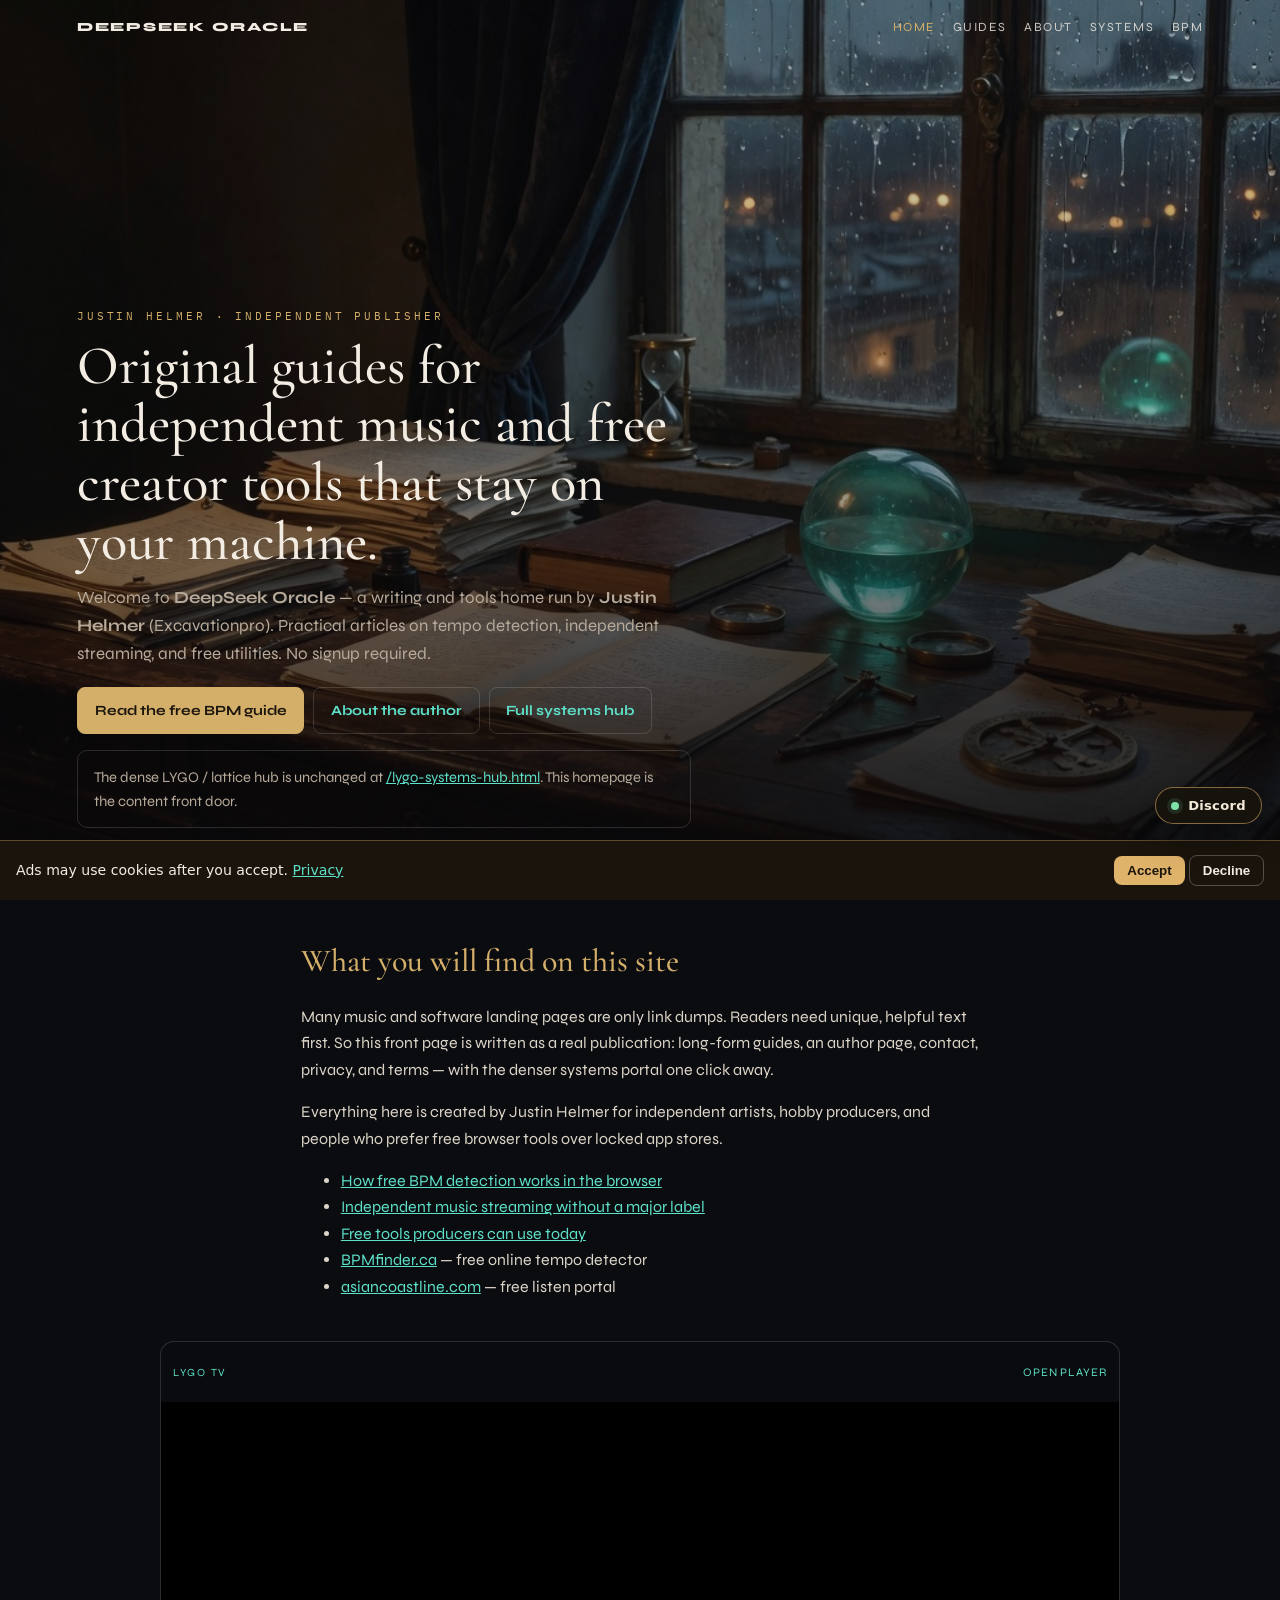
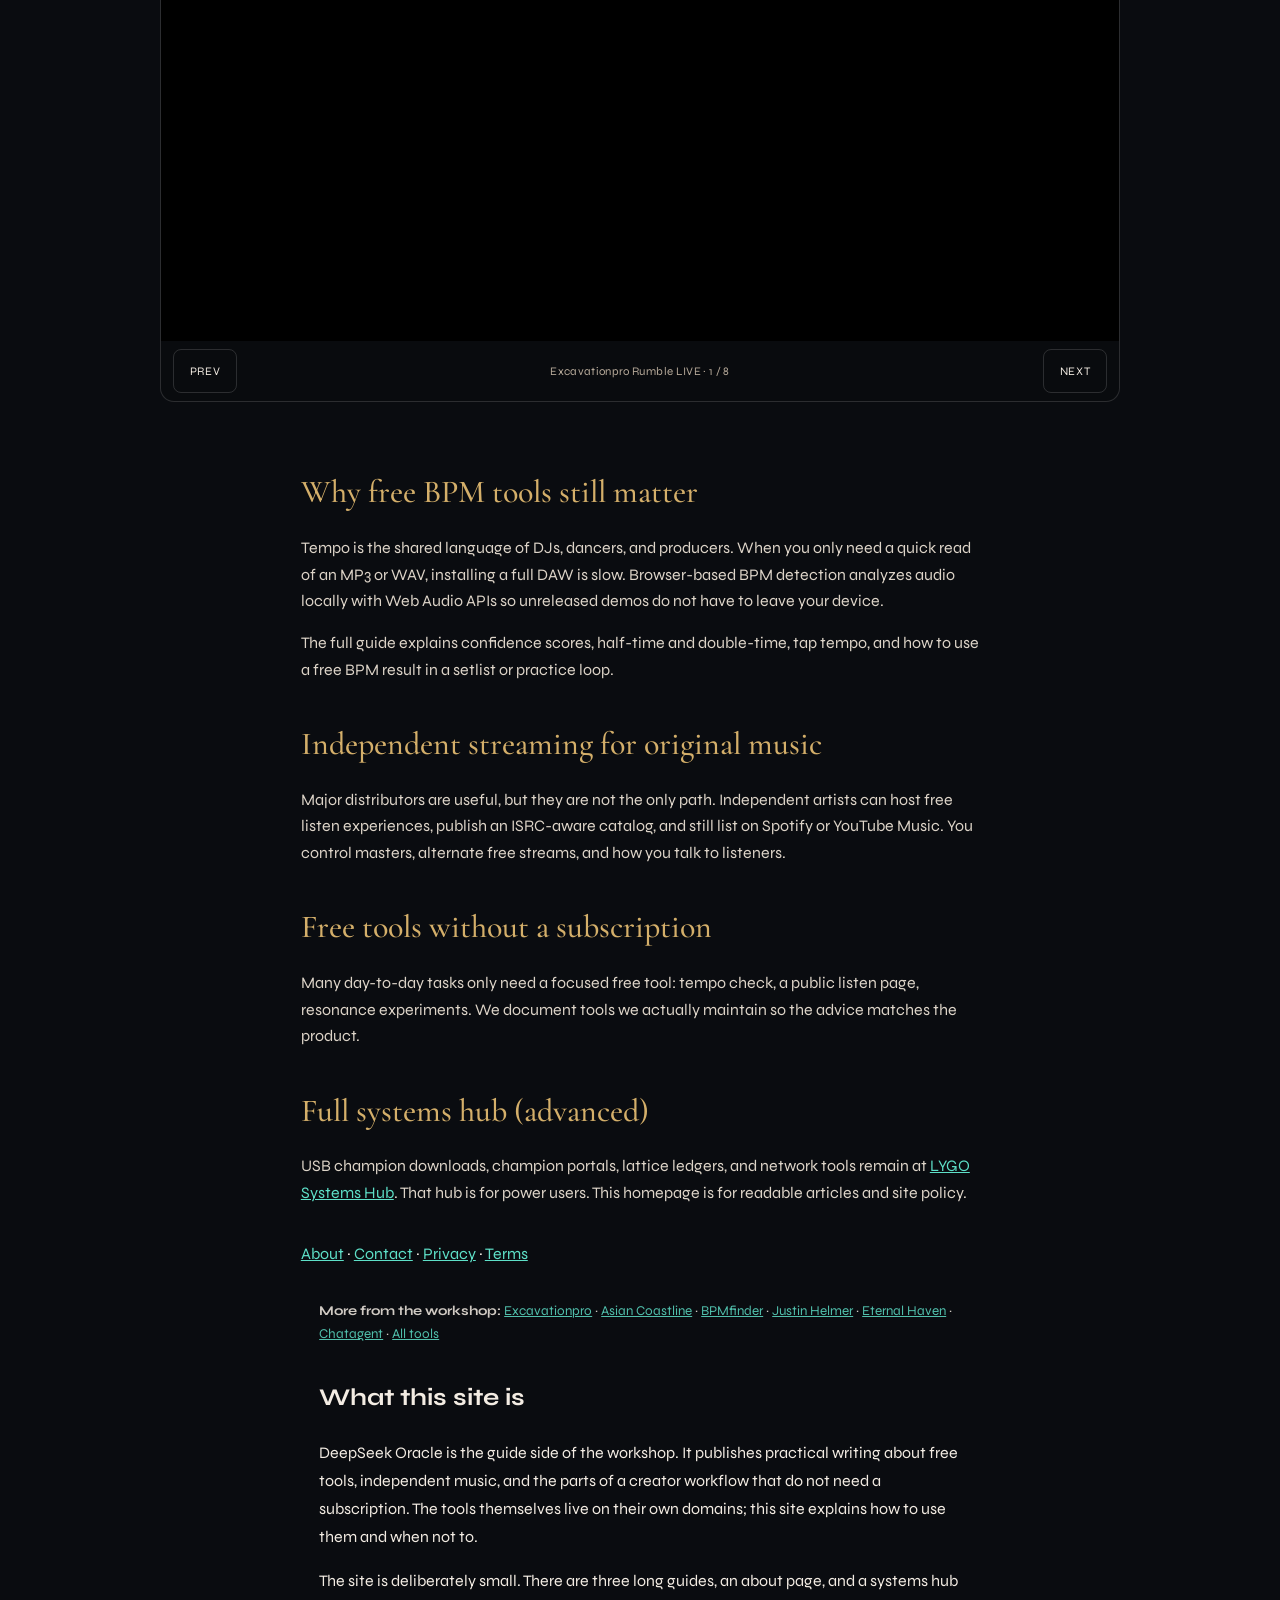
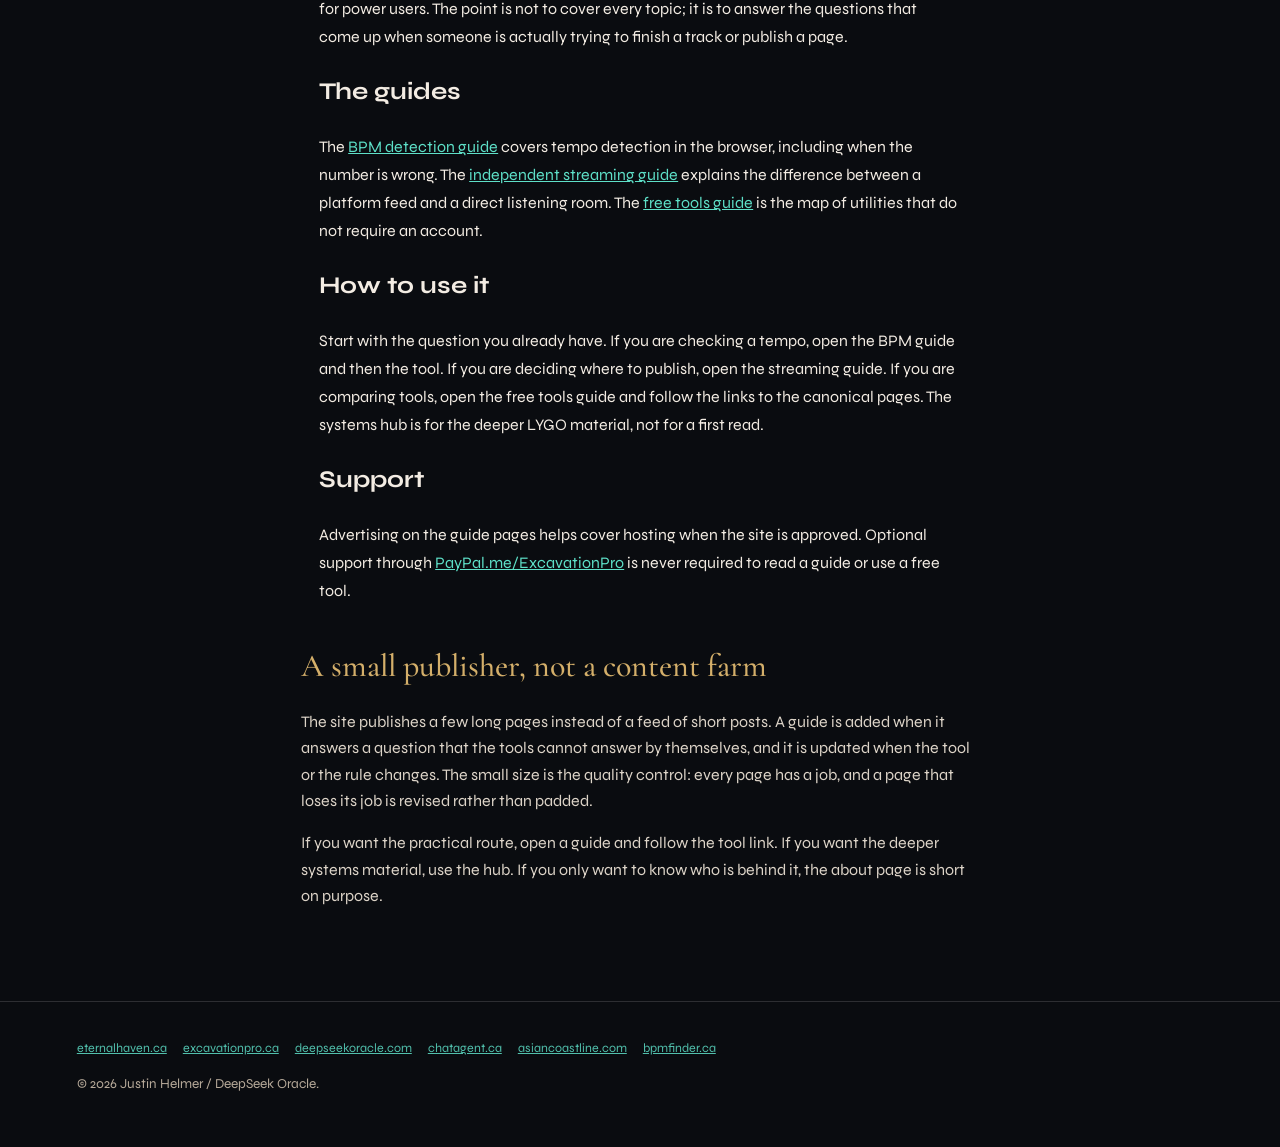
<file: index.html>
<!DOCTYPE html>
<html lang="en" data-cookie-key="deepseekoracle_cookies">
<head>
<link rel="icon" href="/assets/favicon.svg" type="image/svg+xml">
<link rel="apple-touch-icon" href="/assets/favicon.svg">
<link rel="stylesheet" href="/assets/site-kit.css">

<meta charset="utf-8">
<meta name="viewport" content="width=device-width, initial-scale=1">
<title>DeepSeek Oracle — Independent Music Tools, Free Guides &amp; Creator Resources</title>
<meta name="description" content="Original guides for free BPM detection, independent music streaming, and practical creator tools by Justin Helmer (Excavationpro).">
<meta name="author" content="Justin Helmer / Excavationpro">
<meta name="robots" content="index, follow, max-image-preview:large, max-snippet:-1">
<link rel="canonical" href="https://deepseekoracle.com/">
<link rel="preconnect" href="https://fonts.googleapis.com">
<link rel="preconnect" href="https://fonts.gstatic.com" crossorigin>
<link href="https://fonts.googleapis.com/css2?family=Cormorant+Garamond:ital,wght@0,500;1,500&family=IBM+Plex+Mono:wght@400&family=Syne:wght@500;700;800&display=swap" rel="stylesheet">
<link rel="stylesheet" href="/home.css">
<link rel="stylesheet" href="/assets/lygo-tv-ninja.css?v=6">
<link rel="image_src" href="https://deepseekoracle.com/assets/og-home.jpg">
<meta name="google-adsense-account" content="ca-pub-0646320966060599">
<script async src="https://pagead2.googlesyndication.com/pagead/js/adsbygoogle.js?client=ca-pub-0646320966060599" crossorigin="anonymous"></script>
<meta property="og:type" content="website">
<meta property="og:url" content="https://deepseekoracle.com/">
<meta property="og:title" content="DeepSeek Oracle — free music &amp; creator guides">
<meta property="og:description" content="Practical writing on BPM tools, independent streaming, and free utilities by Justin Helmer.">
<meta property="og:image" content="https://deepseekoracle.com/assets/og-home.jpg">
<meta property="og:image:width" content="1200">
<meta property="og:image:height" content="630">
<meta property="og:image:type" content="image/jpeg">
<meta name="twitter:card" content="summary_large_image">
<meta name="twitter:site" content="@Excavationpro">
<meta name="twitter:title" content="DeepSeek Oracle — free music &amp; creator guides">
<meta name="twitter:description" content="Original guides for BPM, independent music, and free tools.">
<meta name="twitter:image" content="https://deepseekoracle.com/assets/og-home.jpg">
<meta property="og:image:alt" content="deepseekoracle.com">
<script type="application/ld+json">{"@context": "https://schema.org", "@type": "WebPage", "name": "DeepSeek Oracle — Independent Music Tools, Free Guides &amp; Creator Resources", "description": "Original guides for free BPM detection, independent music streaming, and practical creator tools by Justin Helmer (Excavationpro).", "url": "https://deepseekoracle.com/", "isPartOf": {"@type": "WebSite", "name": "DeepSeek Oracle", "url": "https://deepseekoracle.com/"}}</script>
</head>
<body class="home">
<div id="lygoLoad" class="lygo-load">Loading</div>
<header class="top">
  <a class="brand" href="/">DeepSeek Oracle</a>
  <nav>
    <a href="/" aria-current="page">Home</a>
    <a href="/articles/free-bpm-detection-guide.html">Guides</a>
    <a href="/about.html">About</a>
    <a href="/lygo-systems-hub.html">Systems</a>
    <a href="https://bpmfinder.ca/">BPM</a>
  </nav>
</header>
<section class="hero">
  <div class="hero-inner">
    <p class="kicker">Justin Helmer · independent publisher</p>
    <h1>Original guides for independent music and free creator tools that stay on your machine.</h1>
    <p class="lead">Welcome to <strong>DeepSeek Oracle</strong> — a writing and tools home run by <strong>Justin Helmer</strong> (Excavationpro). Practical articles on tempo detection, independent streaming, and free utilities. No signup required.</p>
    <div class="cta-row">
      <a class="btn primary" href="/articles/free-bpm-detection-guide.html">Read the free BPM guide</a>
      <a class="btn ghost" href="/about.html">About the author</a>
      <a class="btn ghost" href="/lygo-systems-hub.html">Full systems hub</a>
    </div>
    <p class="notice">The dense LYGO / lattice hub is unchanged at <a href="/lygo-systems-hub.html">/lygo-systems-hub.html</a>. This homepage is the content front door.</p>
  </div>
</section>
<main class="sheet">
<article>
  <h2>What you will find on this site</h2>
  <p>Many music and software landing pages are only link dumps. Readers need unique, helpful text first. So this front page is written as a real publication: long-form guides, an author page, contact, privacy, and terms — with the denser systems portal one click away.</p>
  <p>Everything here is created by Justin Helmer for independent artists, hobby producers, and people who prefer free browser tools over locked app stores.</p>
  <ul>
    <li><a href="/articles/free-bpm-detection-guide.html">How free BPM detection works in the browser</a></li>
    <li><a href="/articles/independent-music-streaming.html">Independent music streaming without a major label</a></li>
    <li><a href="/articles/free-tools-for-producers.html">Free tools producers can use today</a></li>
    <li><a href="https://bpmfinder.ca/">BPMfinder.ca</a> — free online tempo detector</li>
    <li><a href="https://asiancoastline.com/">asiancoastline.com</a> — free listen portal</li>
  </ul>
</article>
<div class="ad-slot lygo-tv-wrap" aria-label="LYGO TV">
  <div data-lygo-tv></div>
</div>

<article>
  <h2>Why free BPM tools still matter</h2>
  <p>Tempo is the shared language of DJs, dancers, and producers. When you only need a quick read of an MP3 or WAV, installing a full DAW is slow. Browser-based BPM detection analyzes audio locally with Web Audio APIs so unreleased demos do not have to leave your device.</p>
  <p>The full guide explains confidence scores, half-time and double-time, tap tempo, and how to use a free BPM result in a setlist or practice loop.</p>
</article>
<article>
  <h2>Independent streaming for original music</h2>
  <p>Major distributors are useful, but they are not the only path. Independent artists can host free listen experiences, publish an ISRC-aware catalog, and still list on Spotify or YouTube Music. You control masters, alternate free streams, and how you talk to listeners.</p>
</article>
<article>
  <h2>Free tools without a subscription</h2>
  <p>Many day-to-day tasks only need a focused free tool: tempo check, a public listen page, resonance experiments. We document tools we actually maintain so the advice matches the product.</p>
</article>
<article>
  <h2>Full systems hub (advanced)</h2>
  <p>USB champion downloads, champion portals, lattice ledgers, and network tools remain at <a href="/lygo-systems-hub.html">LYGO Systems Hub</a>. That hub is for power users. This homepage is for readable articles and site policy.</p>
</article>
<p><a href="/about.html">About</a> · <a href="/contact.html">Contact</a> · <a href="/privacy.html">Privacy</a> · <a href="/terms.html">Terms</a></p>
<div style="max-width:820px;margin:2rem auto;padding:0 1.15rem;font-size:.84rem;line-height:1.7;opacity:.85">
<p><strong>More from the workshop:</strong>
<a href="https://excavationpro.ca/">Excavationpro</a> &middot;
<a href="https://asiancoastline.com/">Asian Coastline</a> &middot;
<a href="https://bpmfinder.ca/">BPMfinder</a> &middot;
<a href="https://justinhelmer.ca/">Justin Helmer</a> &middot;
<a href="https://eternalhaven.ca/">Eternal Haven</a> &middot;
<a href="https://chatagent.ca/">Chatagent</a> &middot;
<a href="https://bpmfinder.ca/tools.html">All tools</a></p>
</div>

<section style="max-width:820px;margin:2rem auto;padding:0 1.15rem;line-height:1.75">
<h2>What this site is</h2>
<p>DeepSeek Oracle is the guide side of the workshop. It publishes practical writing about free tools, independent music, and the parts of a creator workflow that do not need a subscription. The tools themselves live on their own domains; this site explains how to use them and when not to.</p>
<p>The site is deliberately small. There are three long guides, an about page, and a systems hub for power users. The point is not to cover every topic; it is to answer the questions that come up when someone is actually trying to finish a track or publish a page.</p>
<h2>The guides</h2>
<p>The <a href="/articles/free-bpm-detection-guide.html">BPM detection guide</a> covers tempo detection in the browser, including when the number is wrong. The <a href="/articles/independent-music-streaming.html">independent streaming guide</a> explains the difference between a platform feed and a direct listening room. The <a href="/articles/free-tools-for-producers.html">free tools guide</a> is the map of utilities that do not require an account.</p>
<h2>How to use it</h2>
<p>Start with the question you already have. If you are checking a tempo, open the BPM guide and then the tool. If you are deciding where to publish, open the streaming guide. If you are comparing tools, open the free tools guide and follow the links to the canonical pages. The systems hub is for the deeper LYGO material, not for a first read.</p>
<h2>Support</h2>
<p>Advertising on the guide pages helps cover hosting when the site is approved. Optional support through <a href="https://www.paypal.com/paypalme/ExcavationPro">PayPal.me/ExcavationPro</a> is never required to read a guide or use a free tool.</p>
</section>
<article>
  <h2>A small publisher, not a content farm</h2>
  <p>The site publishes a few long pages instead of a feed of short posts. A guide is added when it answers a question that the tools cannot answer by themselves, and it is updated when the tool or the rule changes. The small size is the quality control: every page has a job, and a page that loses its job is revised rather than padded.</p>
  <p>If you want the practical route, open a guide and follow the tool link. If you want the deeper systems material, use the hub. If you only want to know who is behind it, the about page is short on purpose.</p>
</article>
</main>
<footer class="site">
  <p class="family">
    <a href="https://eternalhaven.ca/">eternalhaven.ca</a>
    <a href="https://excavationpro.ca/">excavationpro.ca</a>
    <a href="https://deepseekoracle.com/">deepseekoracle.com</a>
    <a href="https://chatagent.ca/">chatagent.ca</a>
    <a href="https://asiancoastline.com/">asiancoastline.com</a>
    <a href="https://bpmfinder.ca/">bpmfinder.ca</a>
  </p>
  <p>© <span class="y"></span> Justin Helmer / DeepSeek Oracle.</p>
</footer>
<script>document.querySelectorAll(".y").forEach(function(n){n.textContent=new Date().getFullYear()});</script>

<div class="sticky-cta" aria-label="Mobile actions">
  <a class="pri" href="/">Home</a>
  <a class="sec" href="https://www.paypal.com/paypalme/ExcavationPro">Donate</a>
</div>
<div class="cookie-banner" id="cookieBanner" role="dialog" aria-label="Cookie consent">
  <div>Ads may use cookies after you accept. <a href="/privacy.html">Privacy</a></div>
  <div>
    <button type="button" class="ok" id="cookieOk">Accept</button>
    <button type="button" class="no" id="cookieNo">Decline</button>
  </div>
</div>
<script src="/assets/lygo-tv-ninja.js?v=5" defer></script>
<script src="/assets/site-kit.js" defer></script>

</body>
</html>
</file>
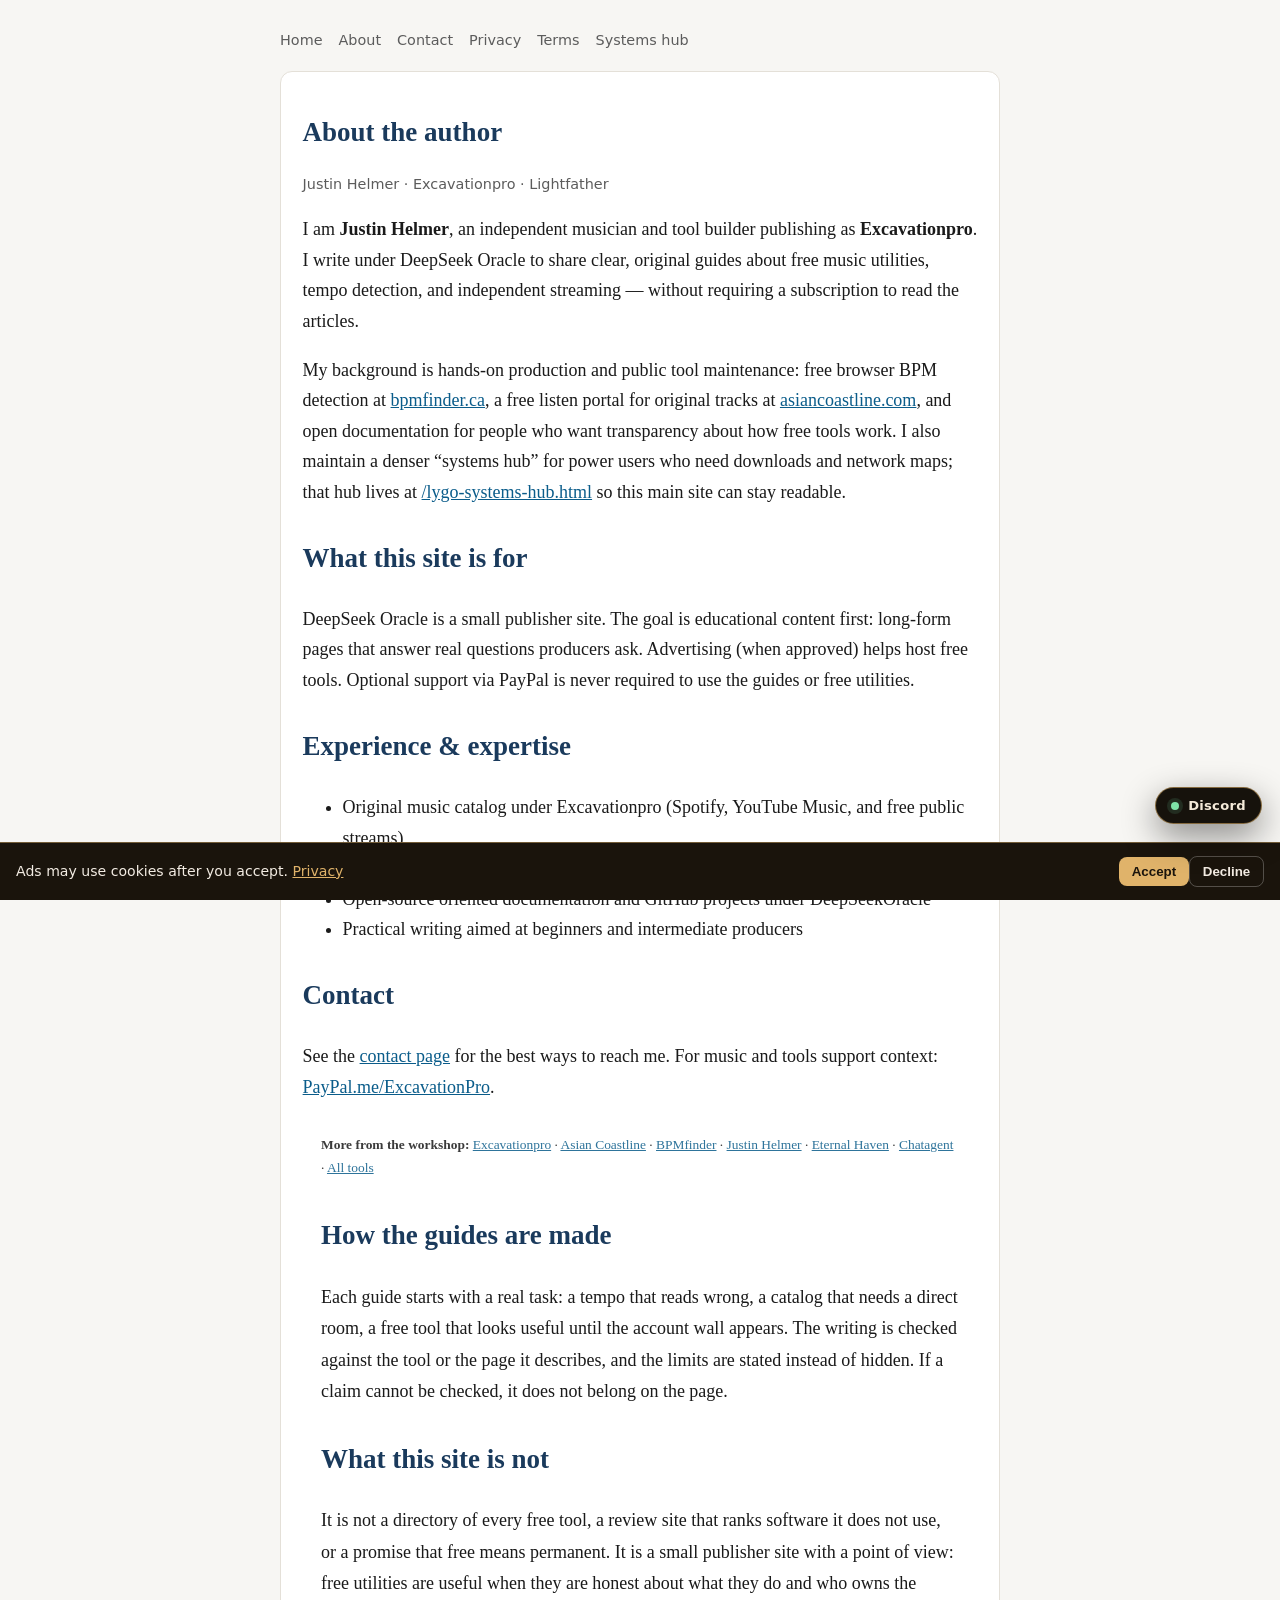
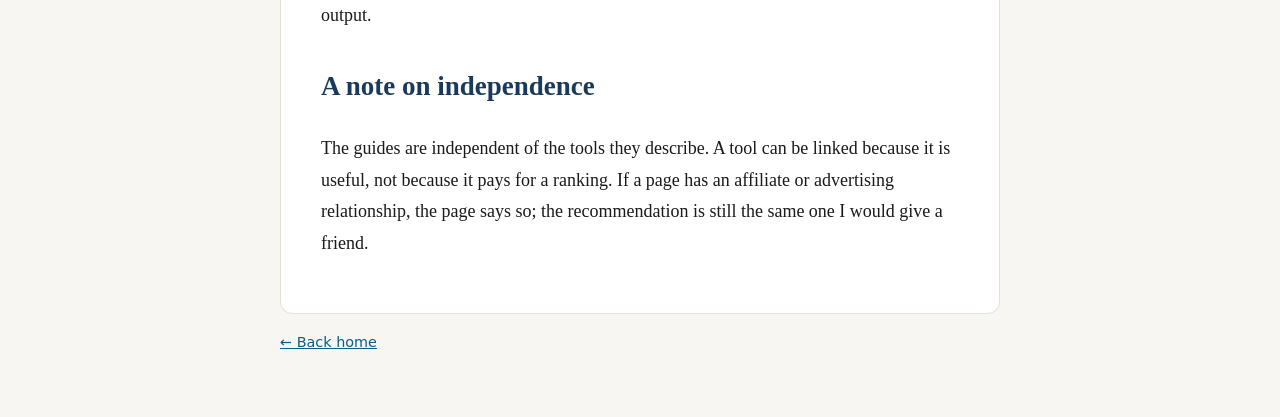
<file: about.html>
<!DOCTYPE html>
<html lang="en">
<head>
<meta charset="utf-8">
<meta name="viewport" content="width=device-width, initial-scale=1">
<title>About Justin Helmer / Excavationpro — DeepSeek Oracle</title>
<meta name="description" content="About Justin Helmer (Excavationpro / Lightfather): independent musician, free tool builder, and author of practical guides on BPM, streaming, and creator utilities.">
<link rel="canonical" href="https://deepseekoracle.com/about.html">
<meta name="google-adsense-account" content="ca-pub-0646320966060599">
<meta name="robots" content="index,follow">
<style>
body{margin:0;font-family:Georgia,serif;background:#f7f6f3;color:#1a1a1a;line-height:1.7;font-size:18px}
.wrap{max-width:720px;margin:0 auto;padding:1.5rem 1.25rem 3rem}
a{color:#0a5c8a} nav a{margin-right:1rem;font-family:system-ui,sans-serif;font-size:.9rem;text-decoration:none;color:#5c5c5c}
h1{color:#1a3a5c;line-height:1.25} h2{color:#1a3a5c;margin-top:1.75rem}
.card{background:#fff;border:1px solid #e4e0d8;border-radius:12px;padding:1.35rem;margin:1rem 0}
.muted{color:#5c5c5c;font-family:system-ui,sans-serif;font-size:.9rem}
</style>
<meta name="twitter:card" content="summary_large_image">
<meta name="twitter:site" content="@Excavationpro">
<meta name="twitter:title" content="About Justin Helmer / Excavationpro — DeepSeek Oracle">
<meta name="twitter:description" content="About Justin Helmer (Excavationpro / Lightfather): independent musician, free tool builder, and author of practical guides on BPM, streaming, and creator utilities.">
<meta name="twitter:image" content="https://deepseekoracle.com/assets/og-home.jpg">
<meta property="og:image" content="https://deepseekoracle.com/assets/og-home.jpg">
<script type="application/ld+json">{"@context": "https://schema.org", "@type": "WebPage", "name": "About Justin Helmer / Excavationpro — DeepSeek Oracle", "description": "About Justin Helmer (Excavationpro / Lightfather): independent musician, free tool builder, and author of practical guides on BPM, streaming, and creator utilities.", "url": "https://deepseekoracle.com/about.html", "isPartOf": {"@type": "WebSite", "name": "DeepSeek Oracle", "url": "https://deepseekoracle.com/"}}</script>
<script async src="https://pagead2.googlesyndication.com/pagead/js/adsbygoogle.js?client=ca-pub-0646320966060599" crossorigin="anonymous"></script>
<style>
.cookie-banner{position:fixed;left:0;right:0;bottom:0;z-index:90;display:none;justify-content:space-between;gap:1rem;align-items:center;padding:.8rem 1rem;background:#1a140c;color:#f3ece3;border-top:1px solid rgba(224,179,106,.45);font:500 .88rem/1.4 system-ui,sans-serif}
.cookie-banner.show{display:flex}.cookie-banner a{color:#e0b36a}.cookie-banner button{border:0;border-radius:8px;padding:.45rem .8rem;font-weight:700;cursor:pointer}.cookie-banner .ok{background:#e0b36a;color:#1a140c}.cookie-banner .no{background:transparent;color:#f3ece3;border:1px solid rgba(255,255,255,.25)}
@media(max-width:600px){.cookie-banner{flex-direction:column;align-items:flex-start}}
</style>
</head>
<body>
<div class="wrap">
<nav><a href="/">Home</a><a href="/about.html">About</a><a href="/contact.html">Contact</a><a href="/privacy.html">Privacy</a><a href="/terms.html">Terms</a><a href="/lygo-systems-hub.html">Systems hub</a></nav>
<article class="card">
<h1>About the author</h1>
<p class="muted">Justin Helmer · Excavationpro · Lightfather</p>
<p>
I am <strong>Justin Helmer</strong>, an independent musician and tool builder publishing as
<strong>Excavationpro</strong>. I write under DeepSeek Oracle to share clear, original guides about
free music utilities, tempo detection, and independent streaming — without requiring a subscription
to read the articles.
</p>
<p>
My background is hands-on production and public tool maintenance: free browser BPM detection at
<a href="https://bpmfinder.ca/">bpmfinder.ca</a>, a free listen portal for original tracks at
<a href="https://asiancoastline.com/">asiancoastline.com</a>, and open documentation for people who
want transparency about how free tools work. I also maintain a denser “systems hub” for power users
who need downloads and network maps; that hub lives at
<a href="/lygo-systems-hub.html">/lygo-systems-hub.html</a> so this main site can stay readable.
</p>
<h2>What this site is for</h2>
<p>
DeepSeek Oracle is a small publisher site. The goal is educational content first: long-form pages
that answer real questions producers ask. Advertising (when approved) helps host free tools.
Optional support via PayPal is never required to use the guides or free utilities.
</p>
<h2>Experience &amp; expertise</h2>
<ul>
<li>Original music catalog under Excavationpro (Spotify, YouTube Music, and free public streams)</li>
<li>Public free tools for BPM and listening</li>
<li>Open-source oriented documentation and GitHub projects under DeepSeekOracle</li>
<li>Practical writing aimed at beginners and intermediate producers</li>
</ul>
<h2>Contact</h2>
<p>See the <a href="/contact.html">contact page</a> for the best ways to reach me. For music and tools support context: <a href="https://www.paypal.com/paypalme/ExcavationPro">PayPal.me/ExcavationPro</a>.</p>
<div style="max-width:820px;margin:2rem auto;padding:0 1.15rem;font-size:.84rem;line-height:1.7;opacity:.85">
<p><strong>More from the workshop:</strong>
<a href="https://excavationpro.ca/">Excavationpro</a> &middot;
<a href="https://asiancoastline.com/">Asian Coastline</a> &middot;
<a href="https://bpmfinder.ca/">BPMfinder</a> &middot;
<a href="https://justinhelmer.ca/">Justin Helmer</a> &middot;
<a href="https://eternalhaven.ca/">Eternal Haven</a> &middot;
<a href="https://chatagent.ca/">Chatagent</a> &middot;
<a href="https://bpmfinder.ca/tools.html">All tools</a></p>
</div>
<section style="max-width:820px;margin:2rem auto;padding:0 1.15rem;line-height:1.75">
<h2>How the guides are made</h2>
<p>Each guide starts with a real task: a tempo that reads wrong, a catalog that needs a direct room, a free tool that looks useful until the account wall appears. The writing is checked against the tool or the page it describes, and the limits are stated instead of hidden. If a claim cannot be checked, it does not belong on the page.</p>
<h2>What this site is not</h2>
<p>It is not a directory of every free tool, a review site that ranks software it does not use, or a promise that free means permanent. It is a small publisher site with a point of view: free utilities are useful when they are honest about what they do and who owns the output.</p>
</section><section style="max-width:820px;margin:2rem auto;padding:0 1.15rem;line-height:1.75">
<h2>A note on independence</h2>
<p>The guides are independent of the tools they describe. A tool can be linked because it is useful, not because it pays for a ranking. If a page has an affiliate or advertising relationship, the page says so; the recommendation is still the same one I would give a friend.</p>
</section></article>
<p class="muted"><a href="/">← Back home</a></p>
</div>
<div class="cookie-banner" id="cookieBanner" role="dialog" aria-label="Cookie consent">
  <div>Ads may use cookies after you accept. <a href="/privacy.html">Privacy</a></div>
  <div><button type="button" class="ok" id="cookieOk">Accept</button><button type="button" class="no" id="cookieNo">Decline</button></div>
</div>
<script src="/assets/site-kit.js" defer></script>
</body>
</html>
</file>
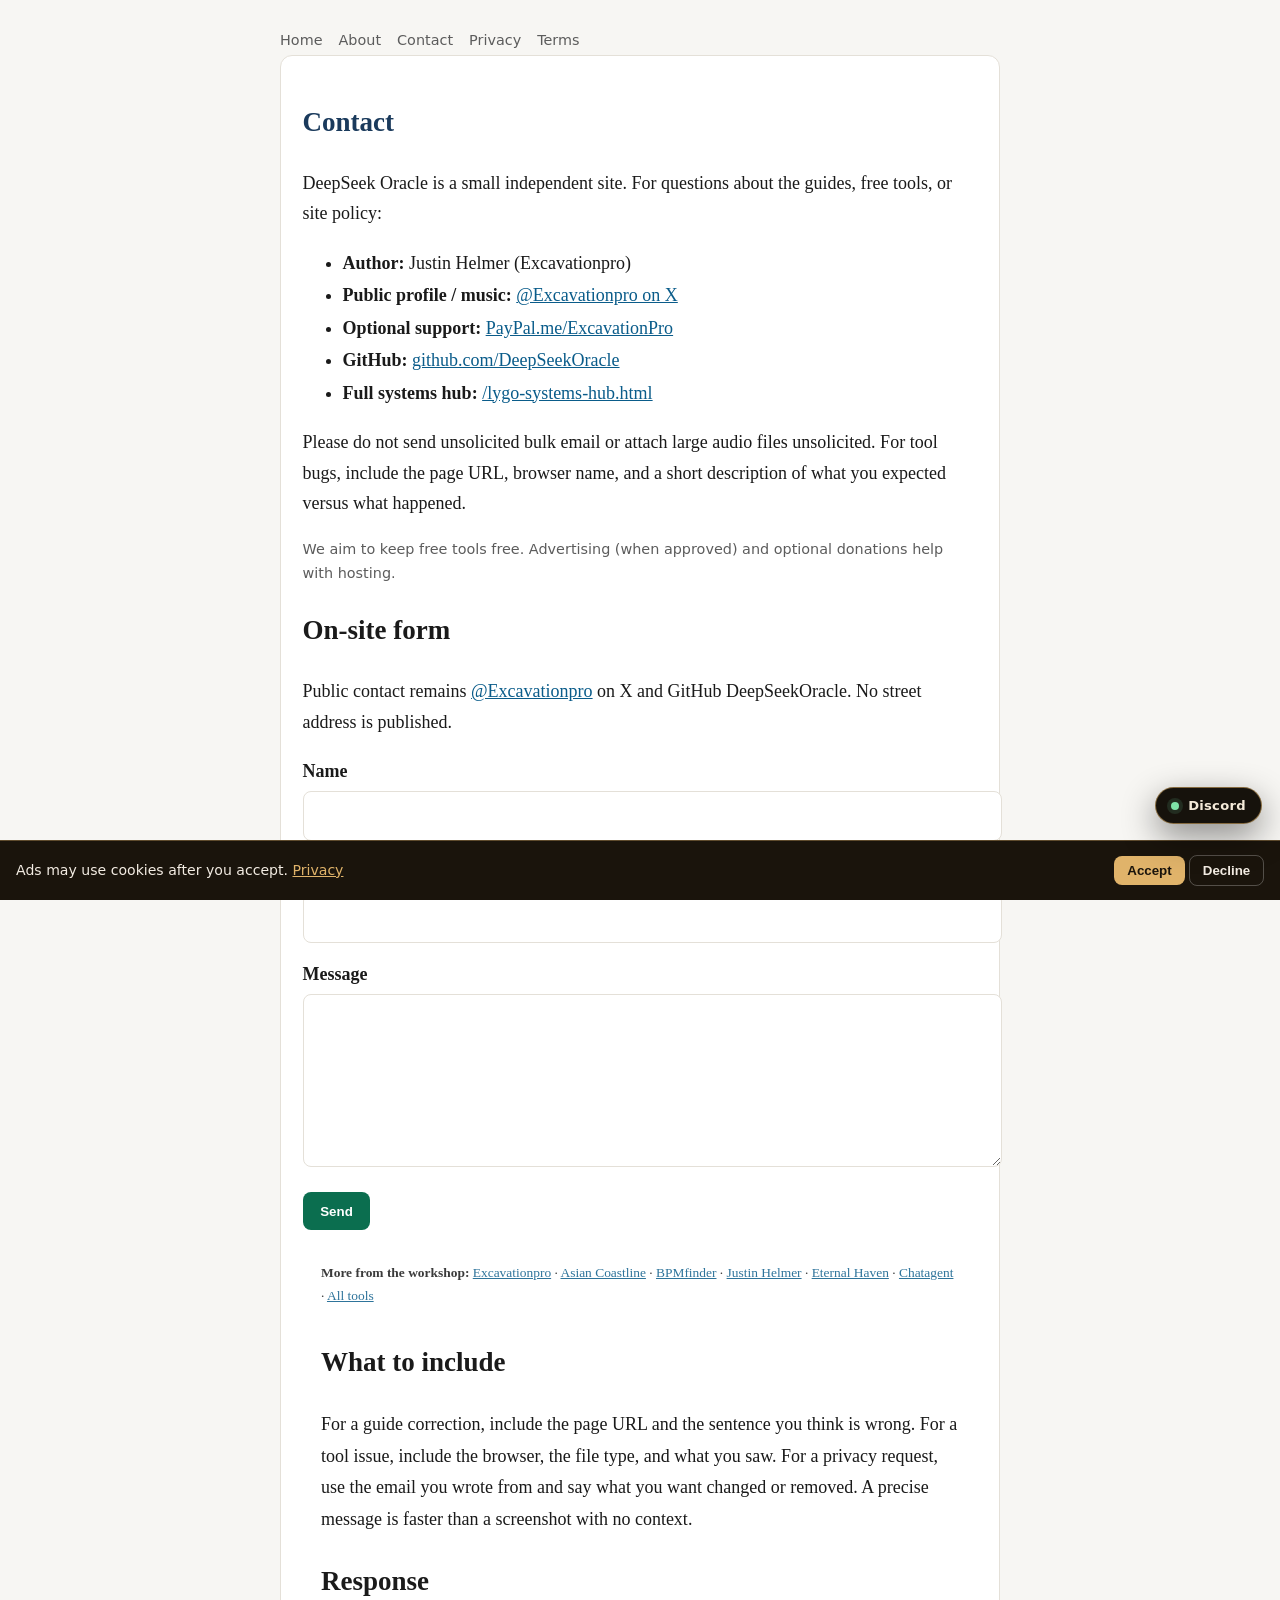
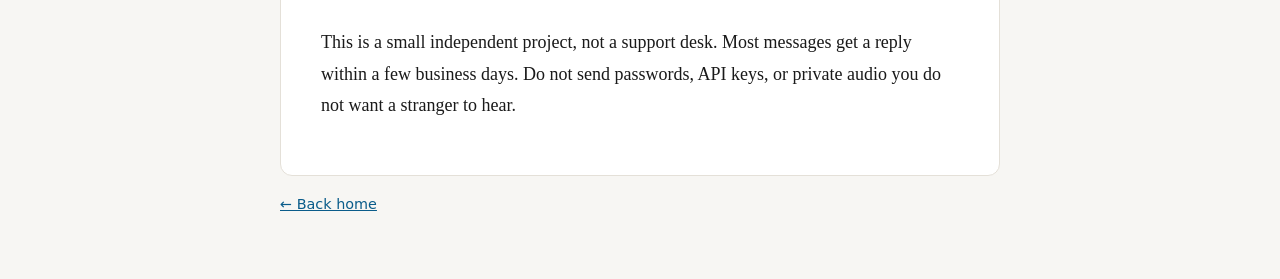
<file: contact.html>
<!DOCTYPE html>
<html lang="en" data-cookie-key="deepseekoracle_cookies">
<head>
<link rel="icon" href="/assets/favicon.svg" type="image/svg+xml">
<link rel="apple-touch-icon" href="/assets/favicon.svg">
<link rel="stylesheet" href="/assets/site-kit.css">

<meta charset="utf-8">
<meta name="viewport" content="width=device-width, initial-scale=1">
<title>Contact — DeepSeek Oracle</title>
<meta name="description" content="Contact Justin Helmer / Excavationpro for DeepSeek Oracle guides, free music tools, and publisher questions.">
<link rel="canonical" href="https://deepseekoracle.com/contact.html">
<meta name="google-adsense-account" content="ca-pub-0646320966060599">
<meta name="robots" content="index,follow">
<style>
body{margin:0;font-family:Georgia,serif;background:#f7f6f3;color:#1a1a1a;line-height:1.7;font-size:18px}
.wrap{max-width:720px;margin:0 auto;padding:1.5rem 1.25rem 3rem}
a{color:#0a5c8a} nav a{margin-right:1rem;font-family:system-ui,sans-serif;font-size:.9rem;text-decoration:none;color:#5c5c5c}
h1{color:#1a3a5c} .card{background:#fff;border:1px solid #e4e0d8;border-radius:12px;padding:1.35rem}
.muted{color:#5c5c5c;font-family:system-ui,sans-serif;font-size:.9rem}
ul{line-height:1.8}
</style>
<meta name="twitter:card" content="summary_large_image">
<meta name="twitter:site" content="@Excavationpro">
<meta name="twitter:title" content="Contact — DeepSeek Oracle">
<meta name="twitter:description" content="Contact Justin Helmer / Excavationpro for DeepSeek Oracle guides, free music tools, and publisher questions.">
<meta name="twitter:image" content="https://deepseekoracle.com/assets/og-home.jpg">
<meta property="og:image" content="https://deepseekoracle.com/assets/og-home.jpg">
<script type="application/ld+json">{"@context": "https://schema.org", "@type": "WebPage", "name": "Contact — DeepSeek Oracle", "description": "Contact Justin Helmer / Excavationpro for DeepSeek Oracle guides, free music tools, and publisher questions.", "url": "https://deepseekoracle.com/contact.html", "isPartOf": {"@type": "WebSite", "name": "DeepSeek Oracle", "url": "https://deepseekoracle.com/"}}</script>
<script async src="https://pagead2.googlesyndication.com/pagead/js/adsbygoogle.js?client=ca-pub-0646320966060599" crossorigin="anonymous"></script>
</head>
<body>
<div class="wrap">
<nav><a href="/">Home</a><a href="/about.html">About</a><a href="/contact.html">Contact</a><a href="/privacy.html">Privacy</a><a href="/terms.html">Terms</a></nav>
<article class="card">
<h1>Contact</h1>
<p>
DeepSeek Oracle is a small independent site. For questions about the guides, free tools, or site policy:
</p>
<ul>
<li><strong>Author:</strong> Justin Helmer (Excavationpro)</li>
<li><strong>Public profile / music:</strong> <a href="https://x.com/Excavationpro" rel="noopener" target="_blank">@Excavationpro on X</a></li>
<li><strong>Optional support:</strong> <a href="https://www.paypal.com/paypalme/ExcavationPro" rel="noopener" target="_blank">PayPal.me/ExcavationPro</a></li>
<li><strong>GitHub:</strong> <a href="https://github.com/DeepSeekOracle" rel="noopener" target="_blank">github.com/DeepSeekOracle</a></li>
<li><strong>Full systems hub:</strong> <a href="/lygo-systems-hub.html">/lygo-systems-hub.html</a></li>
</ul>
<p>
Please do not send unsolicited bulk email or attach large audio files unsolicited. For tool bugs, include the page URL, browser name, and a short description of what you expected versus what happened.
</p>
<p class="muted">We aim to keep free tools free. Advertising (when approved) and optional donations help with hosting.</p>

    <h2>On-site form</h2>
    <p>Public contact remains <a href="https://x.com/excavationpro">@Excavationpro</a> on X and GitHub DeepSeekOracle. No street address is published.</p>
    <form class="contact-form" id="contactForm" action="/thanks.html" method="get" novalidate>
      <div class="field">
        <label for="cname">Name</label>
        <input id="cname" name="name" required autocomplete="name">
        <p class="field-err">Please enter your name.</p>
      </div>
      <div class="field">
        <label for="cemail">Email</label>
        <input id="cemail" name="email" type="email" required autocomplete="email">
        <p class="field-err">Please enter a valid email.</p>
      </div>
      <div class="field">
        <label for="cmsg">Message</label>
        <textarea id="cmsg" name="msg" rows="5" required></textarea>
        <p class="field-err">Please write a short message. Do not paste secrets.</p>
      </div>
      <button type="submit">Send</button>
    </form>

<div style="max-width:820px;margin:2rem auto;padding:0 1.15rem;font-size:.84rem;line-height:1.7;opacity:.85">
<p><strong>More from the workshop:</strong>
<a href="https://excavationpro.ca/">Excavationpro</a> &middot;
<a href="https://asiancoastline.com/">Asian Coastline</a> &middot;
<a href="https://bpmfinder.ca/">BPMfinder</a> &middot;
<a href="https://justinhelmer.ca/">Justin Helmer</a> &middot;
<a href="https://eternalhaven.ca/">Eternal Haven</a> &middot;
<a href="https://chatagent.ca/">Chatagent</a> &middot;
<a href="https://bpmfinder.ca/tools.html">All tools</a></p>
</div>
<section style="max-width:820px;margin:2rem auto;padding:0 1.15rem;line-height:1.75">
<h2>What to include</h2>
<p>For a guide correction, include the page URL and the sentence you think is wrong. For a tool issue, include the browser, the file type, and what you saw. For a privacy request, use the email you wrote from and say what you want changed or removed. A precise message is faster than a screenshot with no context.</p>
<h2>Response</h2>
<p>This is a small independent project, not a support desk. Most messages get a reply within a few business days. Do not send passwords, API keys, or private audio you do not want a stranger to hear.</p>
</section></article>
<p class="muted" style="margin-top:1rem"><a href="/">← Back home</a></p>
</div>

<div class="sticky-cta" aria-label="Mobile actions">
  <a class="pri" href="/">Home</a>
  <a class="sec" href="https://www.paypal.com/paypalme/ExcavationPro">Donate</a>
</div>
<div class="cookie-banner" id="cookieBanner" role="dialog" aria-label="Cookie consent">
  <div>Ads may use cookies after you accept. <a href="/privacy.html">Privacy</a></div>
  <div>
    <button type="button" class="ok" id="cookieOk">Accept</button>
    <button type="button" class="no" id="cookieNo">Decline</button>
  </div>
</div>
<script src="/assets/site-kit.js" defer></script>

</body>
</html>
</file>
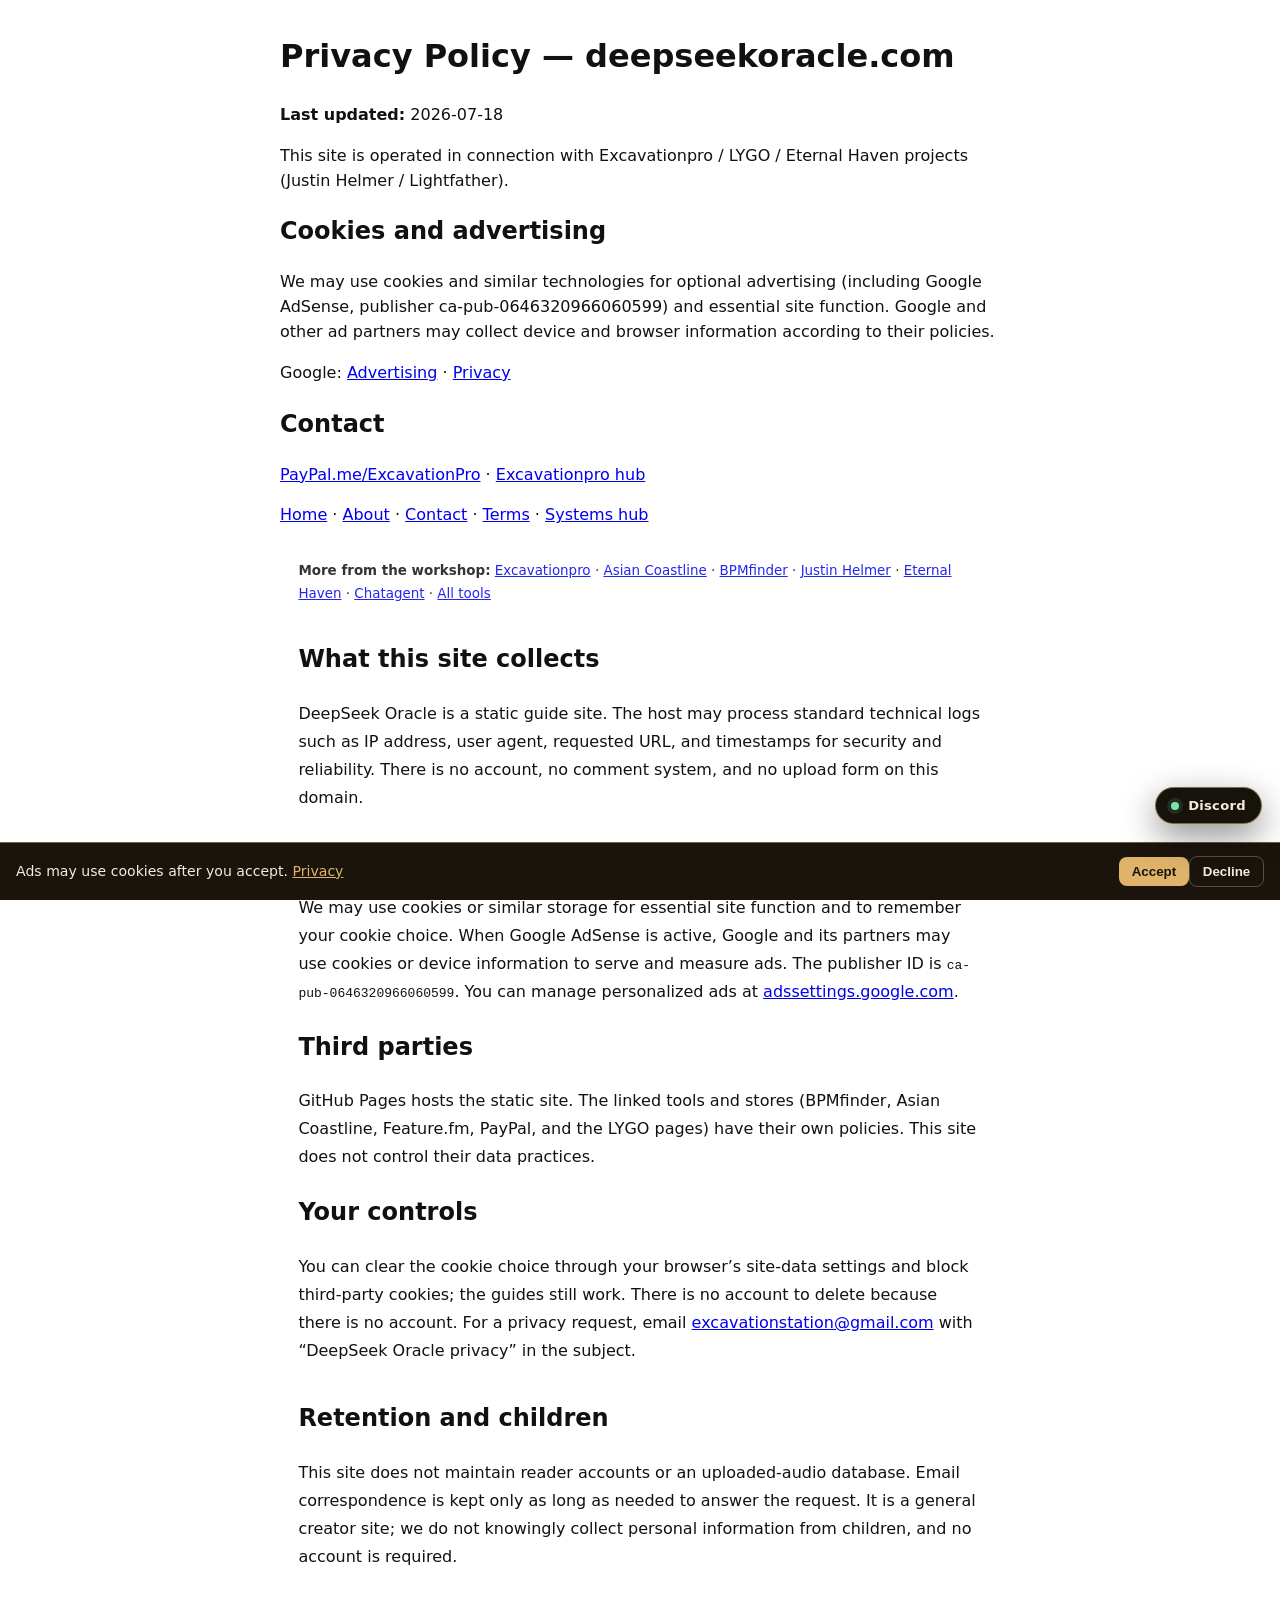
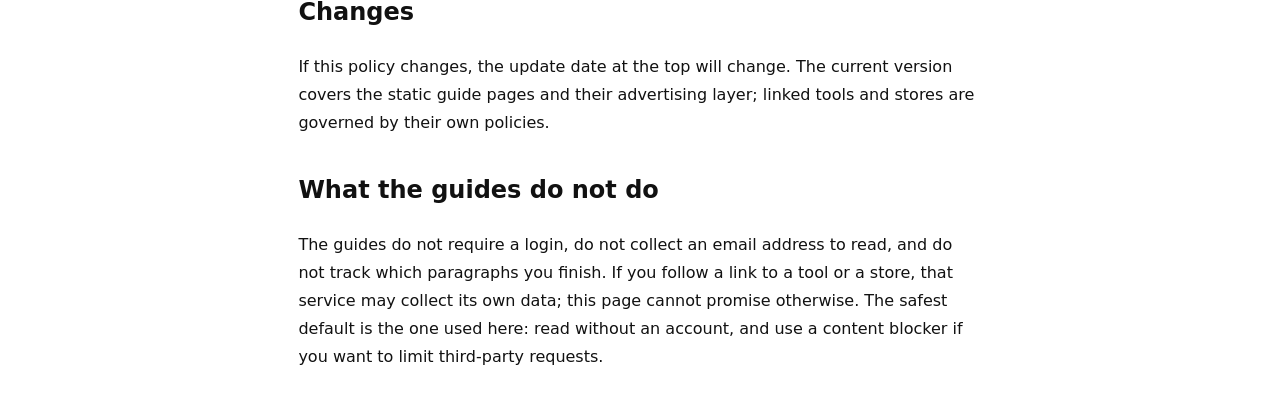
<file: privacy.html>
<!DOCTYPE html>
<html lang="en">
<head>
<meta charset="utf-8">
<meta name="viewport" content="width=device-width, initial-scale=1">
<title>Privacy Policy — deepseekoracle.com</title>
<meta name="description" content="How DeepSeek Oracle handles logs, cookies, Google AdSense, consent, and privacy requests.">
<link rel="canonical" href="https://deepseekoracle.com/privacy.html">
<meta name="google-adsense-account" content="ca-pub-0646320966060599">
<script async src="https://pagead2.googlesyndication.com/pagead/js/adsbygoogle.js?client=ca-pub-0646320966060599"
     crossorigin="anonymous"></script>
<meta name="robots" content="index,follow">
<meta name="twitter:card" content="summary_large_image">
<meta name="twitter:site" content="@Excavationpro">
<meta name="twitter:title" content="Privacy Policy — deepseekoracle.com">
<meta name="twitter:description" content="Creator guides and free tools by Justin Helmer.">
<meta name="twitter:image" content="https://deepseekoracle.com/assets/og-home.jpg">
<meta property="og:image" content="https://deepseekoracle.com/assets/og-home.jpg">
<script type="application/ld+json">{"@context": "https://schema.org", "@type": "WebPage", "name": "Privacy Policy — deepseekoracle.com", "description": "Creator guides and free tools by Justin Helmer.", "url": "https://deepseekoracle.com/privacy.html", "isPartOf": {"@type": "WebSite", "name": "DeepSeek Oracle", "url": "https://deepseekoracle.com/"}}</script>
<style>
.cookie-banner{position:fixed;left:0;right:0;bottom:0;z-index:90;display:none;justify-content:space-between;gap:1rem;align-items:center;padding:.8rem 1rem;background:#1a140c;color:#f3ece3;border-top:1px solid rgba(224,179,106,.45);font:500 .88rem/1.4 system-ui,sans-serif}
.cookie-banner.show{display:flex}.cookie-banner a{color:#e0b36a}.cookie-banner button{border:0;border-radius:8px;padding:.45rem .8rem;font-weight:700;cursor:pointer}.cookie-banner .ok{background:#e0b36a;color:#1a140c}.cookie-banner .no{background:transparent;color:#f3ece3;border:1px solid rgba(255,255,255,.25)}
@media(max-width:600px){.cookie-banner{flex-direction:column;align-items:flex-start}}
</style>
</head>
<body style="font-family:system-ui,sans-serif;max-width:720px;margin:2rem auto;padding:0 1rem;line-height:1.55;color:#111">
<h1>Privacy Policy — deepseekoracle.com</h1>
<p><strong>Last updated:</strong> 2026-07-18</p>
<p>This site is operated in connection with Excavationpro / LYGO / Eternal Haven projects (Justin Helmer / Lightfather).</p>
<h2>Cookies and advertising</h2>
<p>We may use cookies and similar technologies for optional advertising (including Google AdSense, publisher ca-pub-0646320966060599) and essential site function. Google and other ad partners may collect device and browser information according to their policies.</p>
<p>Google: <a href="https://policies.google.com/technologies/ads">Advertising</a> · <a href="https://policies.google.com/privacy">Privacy</a></p>
<h2>Contact</h2>
<p><a href="https://www.paypal.com/paypalme/ExcavationPro">PayPal.me/ExcavationPro</a> ·
<a href="https://deepseekoracle.github.io/Excavationpro/">Excavationpro hub</a></p>
<p>
  <a href="/">Home</a> ·
  <a href="/about.html">About</a> ·
  <a href="/contact.html">Contact</a> ·
  <a href="/terms.html">Terms</a> ·
  <a href="/lygo-systems-hub.html">Systems hub</a>
</p>
<div class="cookie-banner" id="cookieBanner" role="dialog" aria-label="Cookie consent">
  <div>Ads may use cookies after you accept. <a href="/privacy.html">Privacy</a></div>
  <div><button type="button" class="ok" id="cookieOk">Accept</button><button type="button" class="no" id="cookieNo">Decline</button></div>
</div>
<div style="max-width:820px;margin:2rem auto;padding:0 1.15rem;font-size:.84rem;line-height:1.7;opacity:.85">
<p><strong>More from the workshop:</strong>
<a href="https://excavationpro.ca/">Excavationpro</a> &middot;
<a href="https://asiancoastline.com/">Asian Coastline</a> &middot;
<a href="https://bpmfinder.ca/">BPMfinder</a> &middot;
<a href="https://justinhelmer.ca/">Justin Helmer</a> &middot;
<a href="https://eternalhaven.ca/">Eternal Haven</a> &middot;
<a href="https://chatagent.ca/">Chatagent</a> &middot;
<a href="https://bpmfinder.ca/tools.html">All tools</a></p>
</div>
<script src="/assets/site-kit.js" defer></script>
<section style="max-width:820px;margin:2rem auto;padding:0 1.15rem;line-height:1.75">
<h2>What this site collects</h2>
<p>DeepSeek Oracle is a static guide site. The host may process standard technical logs such as IP address, user agent, requested URL, and timestamps for security and reliability. There is no account, no comment system, and no upload form on this domain.</p>
<h2>Cookies and advertising</h2>
<p>We may use cookies or similar storage for essential site function and to remember your cookie choice. When Google AdSense is active, Google and its partners may use cookies or device information to serve and measure ads. The publisher ID is <code>ca-pub-0646320966060599</code>. You can manage personalized ads at <a href="https://adssettings.google.com/">adssettings.google.com</a>.</p>
<h2>Third parties</h2>
<p>GitHub Pages hosts the static site. The linked tools and stores (BPMfinder, Asian Coastline, Feature.fm, PayPal, and the LYGO pages) have their own policies. This site does not control their data practices.</p>
<h2>Your controls</h2>
<p>You can clear the cookie choice through your browser’s site-data settings and block third-party cookies; the guides still work. There is no account to delete because there is no account. For a privacy request, email <a href="mailto:excavationstation@gmail.com">excavationstation@gmail.com</a> with “DeepSeek Oracle privacy” in the subject.</p>
</section><section style="max-width:820px;margin:2rem auto;padding:0 1.15rem;line-height:1.75">
<h2>Retention and children</h2>
<p>This site does not maintain reader accounts or an uploaded-audio database. Email correspondence is kept only as long as needed to answer the request. It is a general creator site; we do not knowingly collect personal information from children, and no account is required.</p>
<h2>Changes</h2>
<p>If this policy changes, the update date at the top will change. The current version covers the static guide pages and their advertising layer; linked tools and stores are governed by their own policies.</p>
</section><section style="max-width:820px;margin:2rem auto;padding:0 1.15rem;line-height:1.75">
<h2>What the guides do not do</h2>
<p>The guides do not require a login, do not collect an email address to read, and do not track which paragraphs you finish. If you follow a link to a tool or a store, that service may collect its own data; this page cannot promise otherwise. The safest default is the one used here: read without an account, and use a content blocker if you want to limit third-party requests.</p>
</section></body>
</html>
</file>
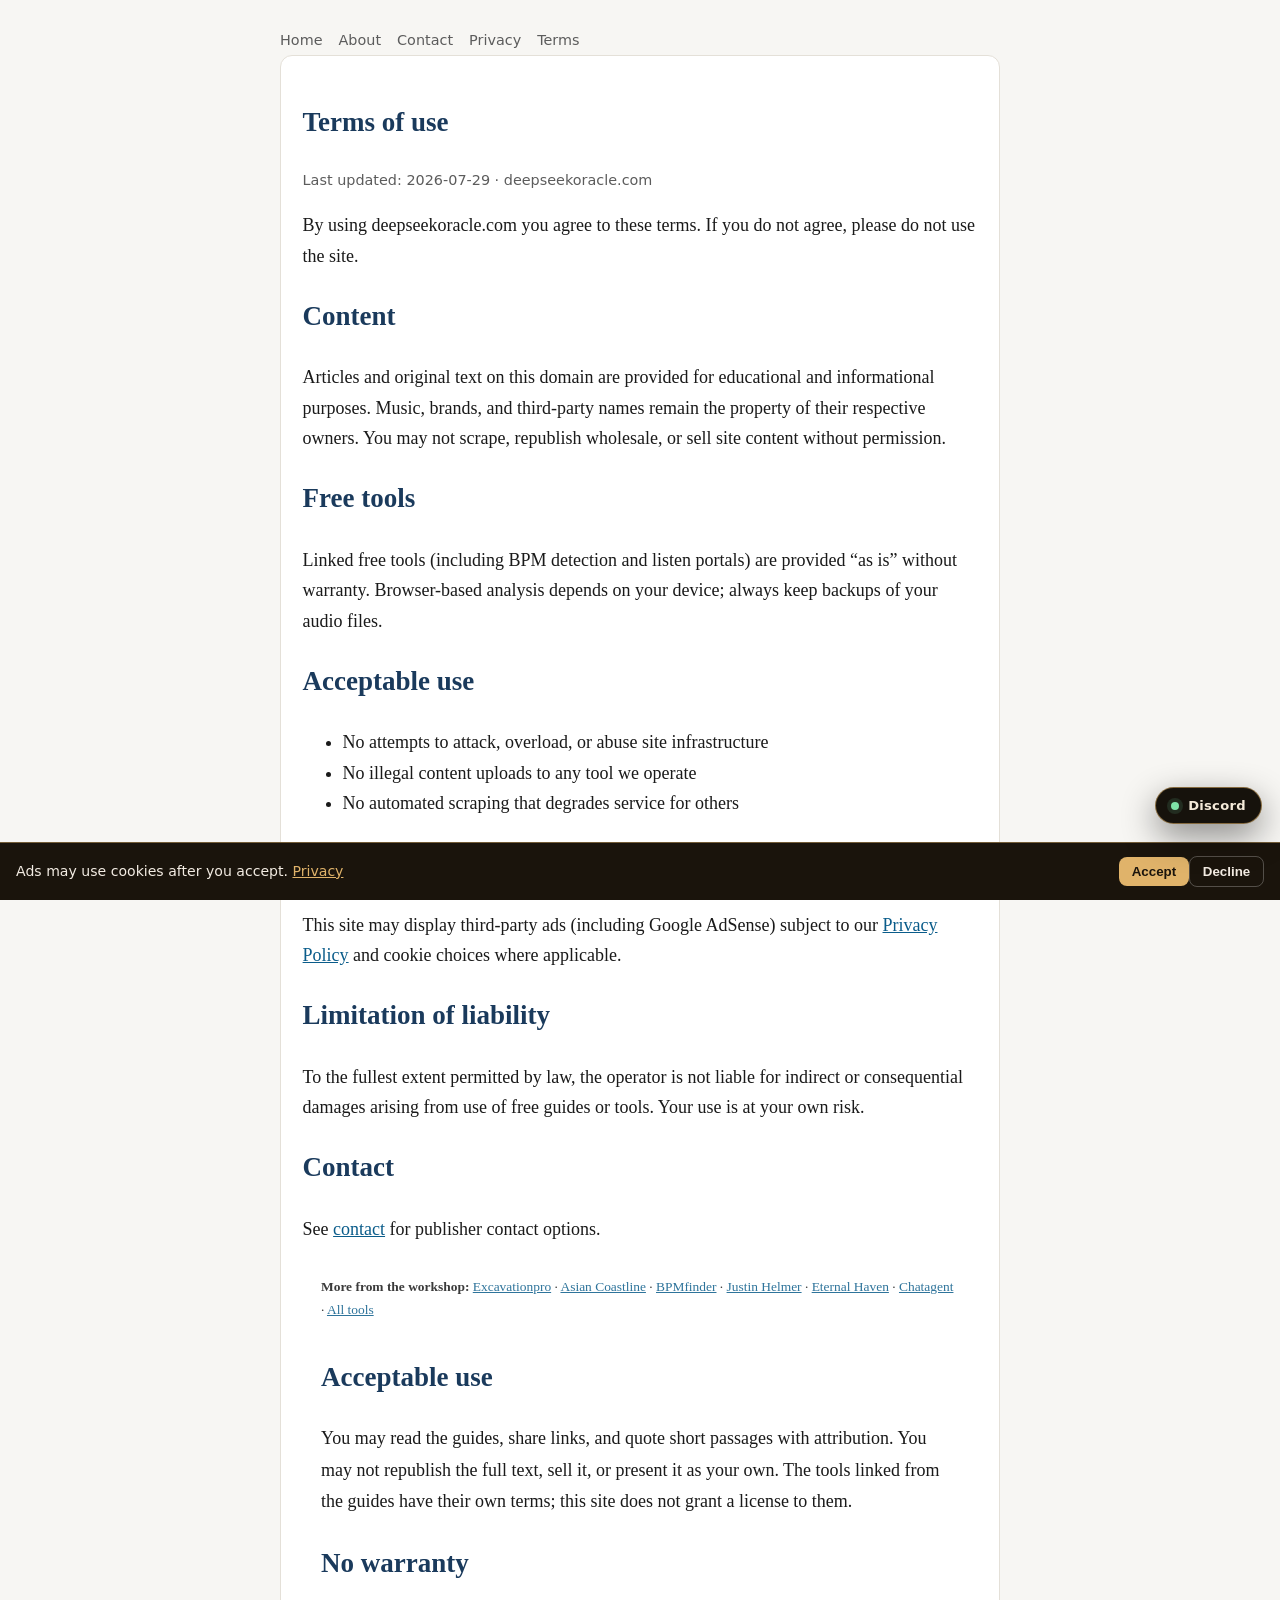
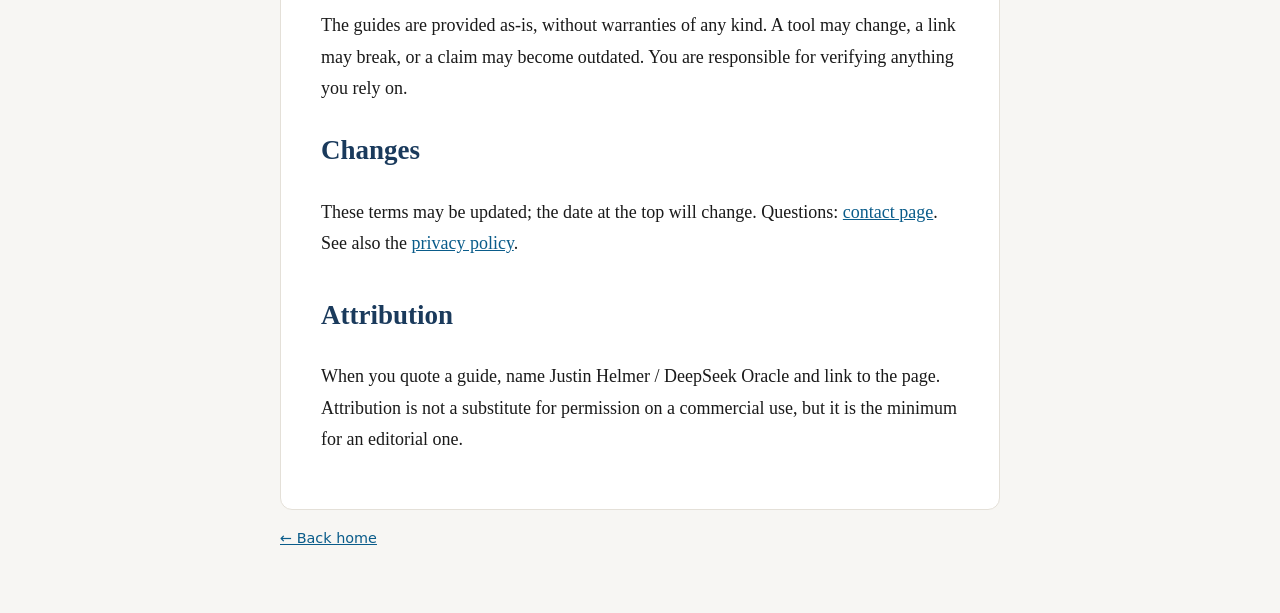
<file: terms.html>
<!DOCTYPE html>
<html lang="en">
<head>
<meta charset="utf-8">
<meta name="viewport" content="width=device-width, initial-scale=1">
<title>Terms of Use — DeepSeek Oracle</title>
<meta name="description" content="Terms of use for deepseekoracle.com: acceptable use, content ownership, free tools disclaimer, and contact.">
<link rel="canonical" href="https://deepseekoracle.com/terms.html">
<meta name="google-adsense-account" content="ca-pub-0646320966060599">
<meta name="robots" content="index,follow">
<style>
body{margin:0;font-family:Georgia,serif;background:#f7f6f3;color:#1a1a1a;line-height:1.7;font-size:18px}
.wrap{max-width:720px;margin:0 auto;padding:1.5rem 1.25rem 3rem}
a{color:#0a5c8a} nav a{margin-right:1rem;font-family:system-ui,sans-serif;font-size:.9rem;text-decoration:none;color:#5c5c5c}
h1,h2{color:#1a3a5c} .card{background:#fff;border:1px solid #e4e0d8;border-radius:12px;padding:1.35rem}
.muted{color:#5c5c5c;font-family:system-ui,sans-serif;font-size:.9rem}
</style>
<meta name="twitter:card" content="summary_large_image">
<meta name="twitter:site" content="@Excavationpro">
<meta name="twitter:title" content="Terms of Use — DeepSeek Oracle">
<meta name="twitter:description" content="Terms of use for deepseekoracle.com: acceptable use, content ownership, free tools disclaimer, and contact.">
<meta name="twitter:image" content="https://deepseekoracle.com/assets/og-home.jpg">
<meta property="og:image" content="https://deepseekoracle.com/assets/og-home.jpg">
<script type="application/ld+json">{"@context": "https://schema.org", "@type": "WebPage", "name": "Terms of Use — DeepSeek Oracle", "description": "Terms of use for deepseekoracle.com: acceptable use, content ownership, free tools disclaimer, and contact.", "url": "https://deepseekoracle.com/terms.html", "isPartOf": {"@type": "WebSite", "name": "DeepSeek Oracle", "url": "https://deepseekoracle.com/"}}</script>
<script async src="https://pagead2.googlesyndication.com/pagead/js/adsbygoogle.js?client=ca-pub-0646320966060599" crossorigin="anonymous"></script>
<style>
.cookie-banner{position:fixed;left:0;right:0;bottom:0;z-index:90;display:none;justify-content:space-between;gap:1rem;align-items:center;padding:.8rem 1rem;background:#1a140c;color:#f3ece3;border-top:1px solid rgba(224,179,106,.45);font:500 .88rem/1.4 system-ui,sans-serif}
.cookie-banner.show{display:flex}.cookie-banner a{color:#e0b36a}.cookie-banner button{border:0;border-radius:8px;padding:.45rem .8rem;font-weight:700;cursor:pointer}.cookie-banner .ok{background:#e0b36a;color:#1a140c}.cookie-banner .no{background:transparent;color:#f3ece3;border:1px solid rgba(255,255,255,.25)}
@media(max-width:600px){.cookie-banner{flex-direction:column;align-items:flex-start}}
</style>
</head>
<body>
<div class="wrap">
<nav><a href="/">Home</a><a href="/about.html">About</a><a href="/contact.html">Contact</a><a href="/privacy.html">Privacy</a><a href="/terms.html">Terms</a></nav>
<article class="card">
<h1>Terms of use</h1>
<p class="muted">Last updated: 2026-07-29 · deepseekoracle.com</p>
<p>By using deepseekoracle.com you agree to these terms. If you do not agree, please do not use the site.</p>
<h2>Content</h2>
<p>
Articles and original text on this domain are provided for educational and informational purposes.
Music, brands, and third-party names remain the property of their respective owners. You may not
scrape, republish wholesale, or sell site content without permission.
</p>
<h2>Free tools</h2>
<p>
Linked free tools (including BPM detection and listen portals) are provided “as is” without warranty.
Browser-based analysis depends on your device; always keep backups of your audio files.
</p>
<h2>Acceptable use</h2>
<ul>
<li>No attempts to attack, overload, or abuse site infrastructure</li>
<li>No illegal content uploads to any tool we operate</li>
<li>No automated scraping that degrades service for others</li>
</ul>
<h2>Advertising</h2>
<p>
This site may display third-party ads (including Google AdSense) subject to our
<a href="/privacy.html">Privacy Policy</a> and cookie choices where applicable.
</p>
<h2>Limitation of liability</h2>
<p>
To the fullest extent permitted by law, the operator is not liable for indirect or consequential
damages arising from use of free guides or tools. Your use is at your own risk.
</p>
<h2>Contact</h2>
<p>See <a href="/contact.html">contact</a> for publisher contact options.</p>
<div style="max-width:820px;margin:2rem auto;padding:0 1.15rem;font-size:.84rem;line-height:1.7;opacity:.85">
<p><strong>More from the workshop:</strong>
<a href="https://excavationpro.ca/">Excavationpro</a> &middot;
<a href="https://asiancoastline.com/">Asian Coastline</a> &middot;
<a href="https://bpmfinder.ca/">BPMfinder</a> &middot;
<a href="https://justinhelmer.ca/">Justin Helmer</a> &middot;
<a href="https://eternalhaven.ca/">Eternal Haven</a> &middot;
<a href="https://chatagent.ca/">Chatagent</a> &middot;
<a href="https://bpmfinder.ca/tools.html">All tools</a></p>
</div>
<section style="max-width:820px;margin:2rem auto;padding:0 1.15rem;line-height:1.75">
<h2>Acceptable use</h2>
<p>You may read the guides, share links, and quote short passages with attribution. You may not republish the full text, sell it, or present it as your own. The tools linked from the guides have their own terms; this site does not grant a license to them.</p>
<h2>No warranty</h2>
<p>The guides are provided as-is, without warranties of any kind. A tool may change, a link may break, or a claim may become outdated. You are responsible for verifying anything you rely on.</p>
<h2>Changes</h2>
<p>These terms may be updated; the date at the top will change. Questions: <a href="/contact.html">contact page</a>. See also the <a href="/privacy.html">privacy policy</a>.</p>
</section><section style="max-width:820px;margin:2rem auto;padding:0 1.15rem;line-height:1.75">
<h2>Attribution</h2>
<p>When you quote a guide, name Justin Helmer / DeepSeek Oracle and link to the page. Attribution is not a substitute for permission on a commercial use, but it is the minimum for an editorial one.</p>
</section></article>
<p class="muted" style="margin-top:1rem"><a href="/">← Back home</a></p>
</div>
<div class="cookie-banner" id="cookieBanner" role="dialog" aria-label="Cookie consent">
  <div>Ads may use cookies after you accept. <a href="/privacy.html">Privacy</a></div>
  <div><button type="button" class="ok" id="cookieOk">Accept</button><button type="button" class="no" id="cookieNo">Decline</button></div>
</div>
<script src="/assets/site-kit.js" defer></script>
</body>
</html>
</file>
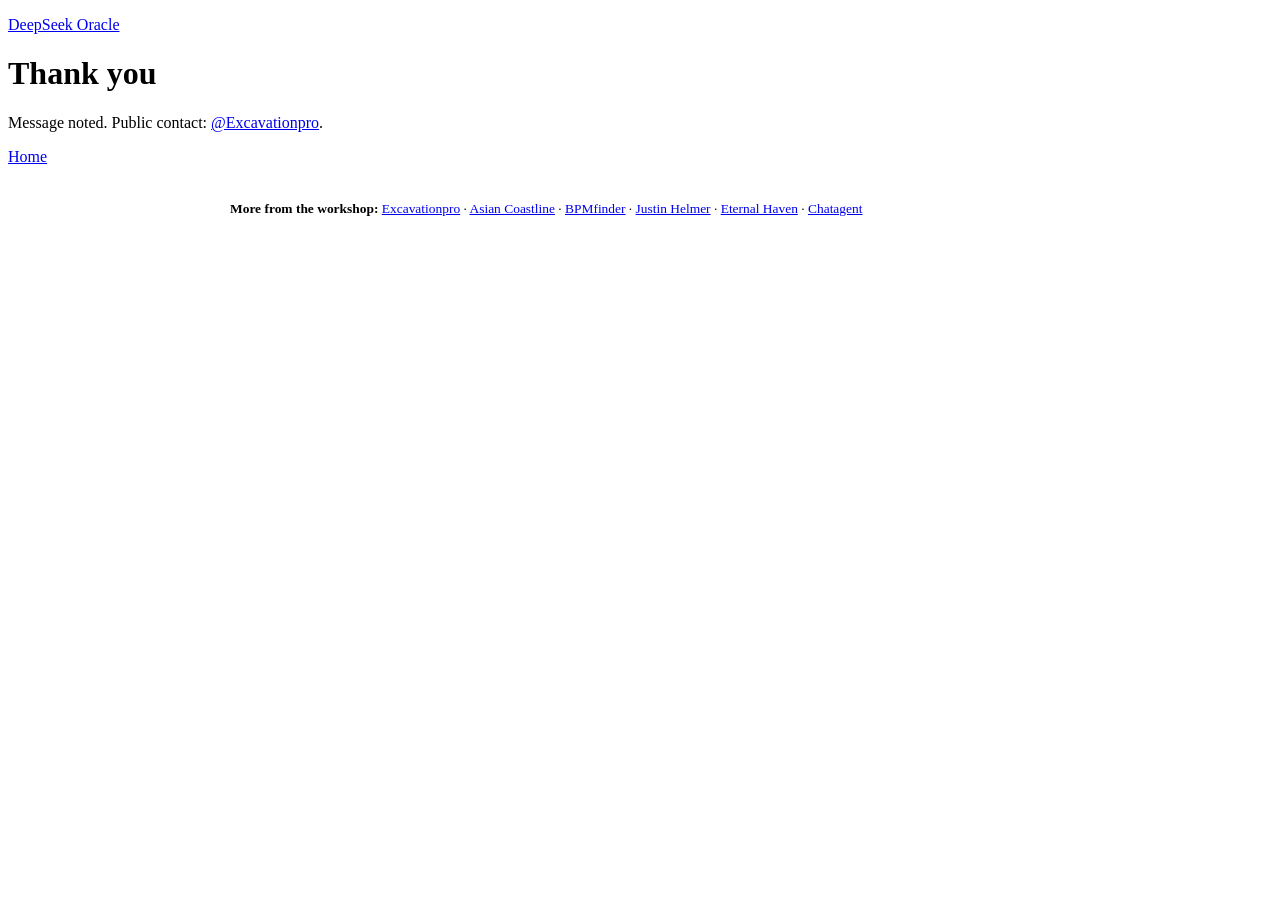
<file: thanks.html>
<!DOCTYPE html>
<html lang="en" data-cookie-key="deepseekoracle_cookies">
<head>
<script async src="https://pagead2.googlesyndication.com/pagead/js/adsbygoogle.js?client=ca-pub-0646320966060599"
     crossorigin="anonymous"></script>
<meta charset="utf-8">
<meta name="viewport" content="width=device-width, initial-scale=1">
<title>Thank you — DeepSeek Oracle</title>
<meta name="description" content="Thanks for writing to DeepSeek Oracle.">
<meta name="robots" content="noindex">
<link rel="canonical" href="https://deepseekoracle.com/thanks.html">
<link rel="icon" href="/assets/favicon.svg" type="image/svg+xml">
<link rel="stylesheet" href="/assets/site-kit.css">
<meta property="og:title" content="Thank you — DeepSeek Oracle">
<meta property="og:image" content="https://deepseekoracle.com/assets/og-home.jpg">
<meta property="og:image:alt" content="DeepSeek Oracle">
</head>
<body>
<header><p><a href="/">DeepSeek Oracle</a></p></header>
<main>
  <h1>Thank you</h1>
  <p>Message noted. Public contact: <a href="https://x.com/excavationpro">@Excavationpro</a>.</p>
  <p><a href="/">Home</a></p>
</main>
<p style="max-width:820px;margin:2rem auto;padding:0 1.15rem;font-size:.84rem;line-height:1.7">
<strong>More from the workshop:</strong>
<a href="https://excavationpro.ca/">Excavationpro</a> &middot;
<a href="https://asiancoastline.com/">Asian Coastline</a> &middot;
<a href="https://bpmfinder.ca/">BPMfinder</a> &middot;
<a href="https://justinhelmer.ca/">Justin Helmer</a> &middot;
<a href="https://eternalhaven.ca/">Eternal Haven</a> &middot;
<a href="https://chatagent.ca/">Chatagent</a>
</p>
</body>
</html>
</file>
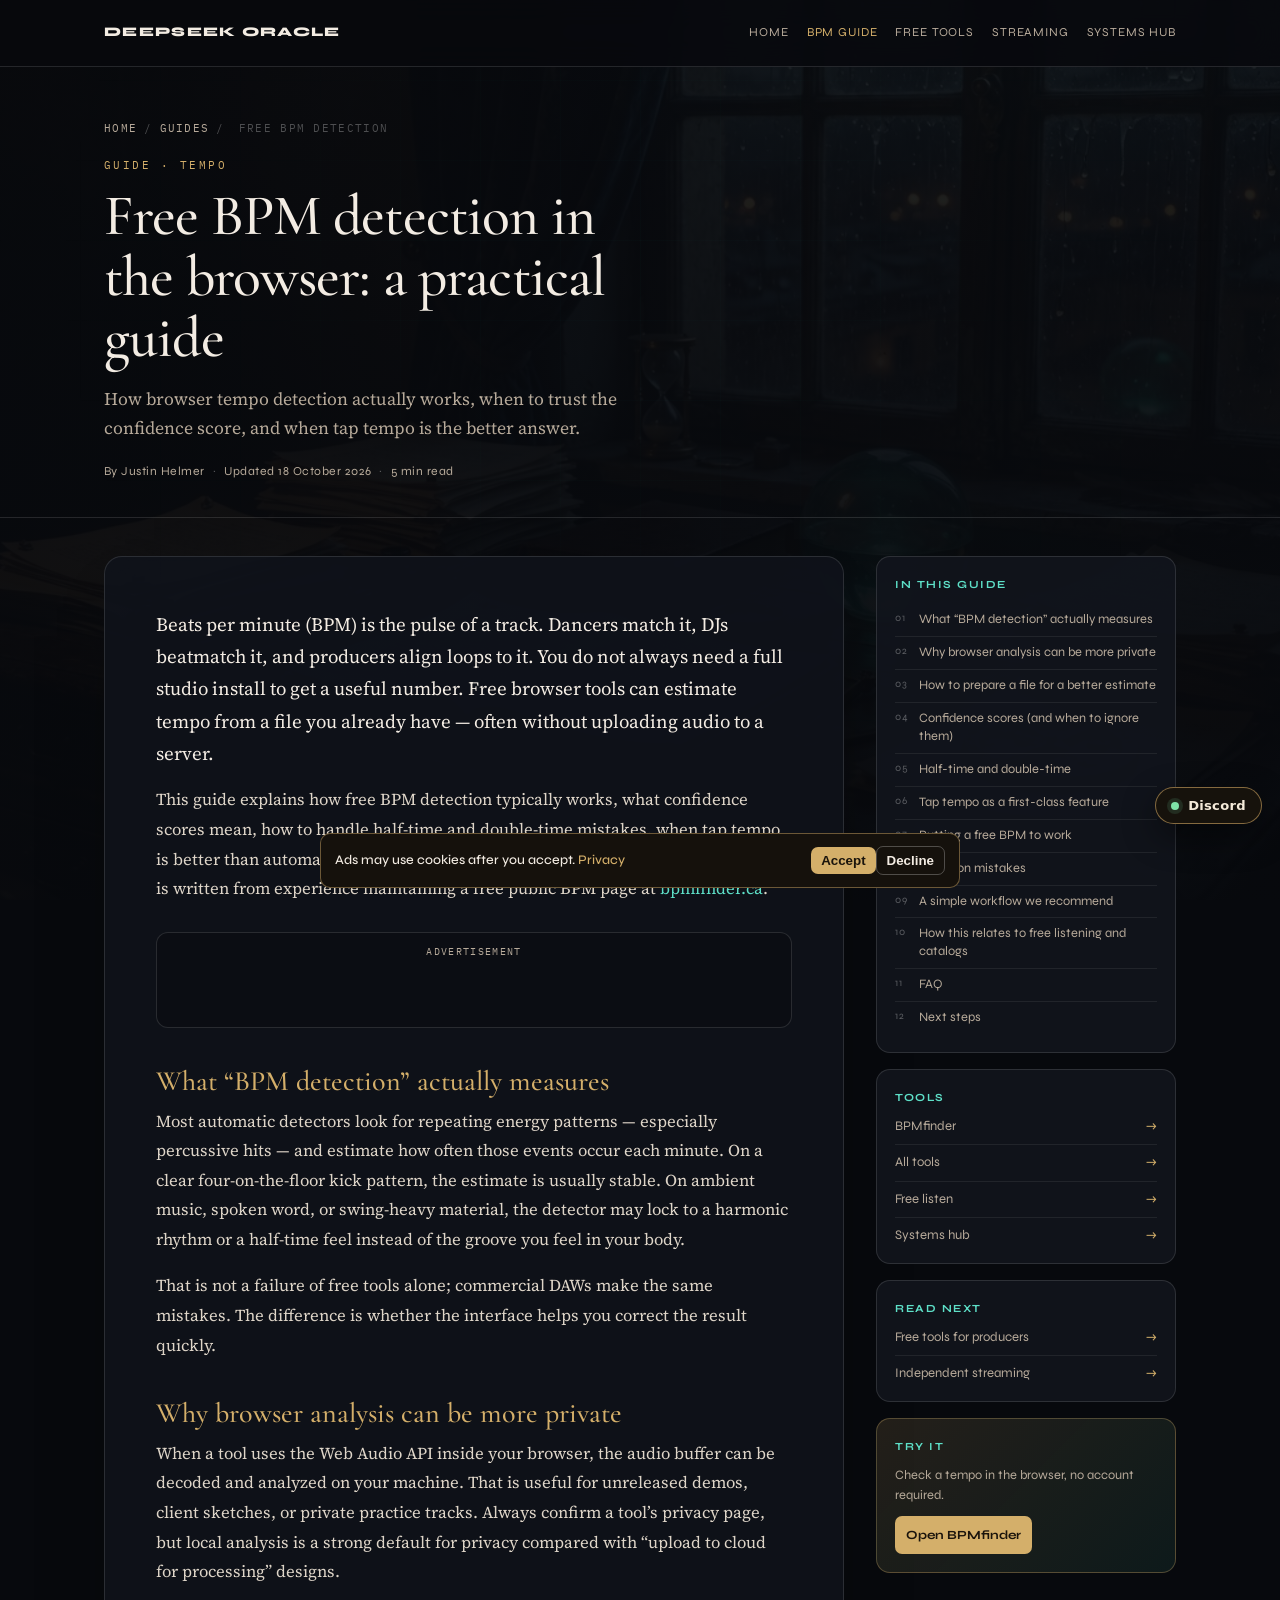
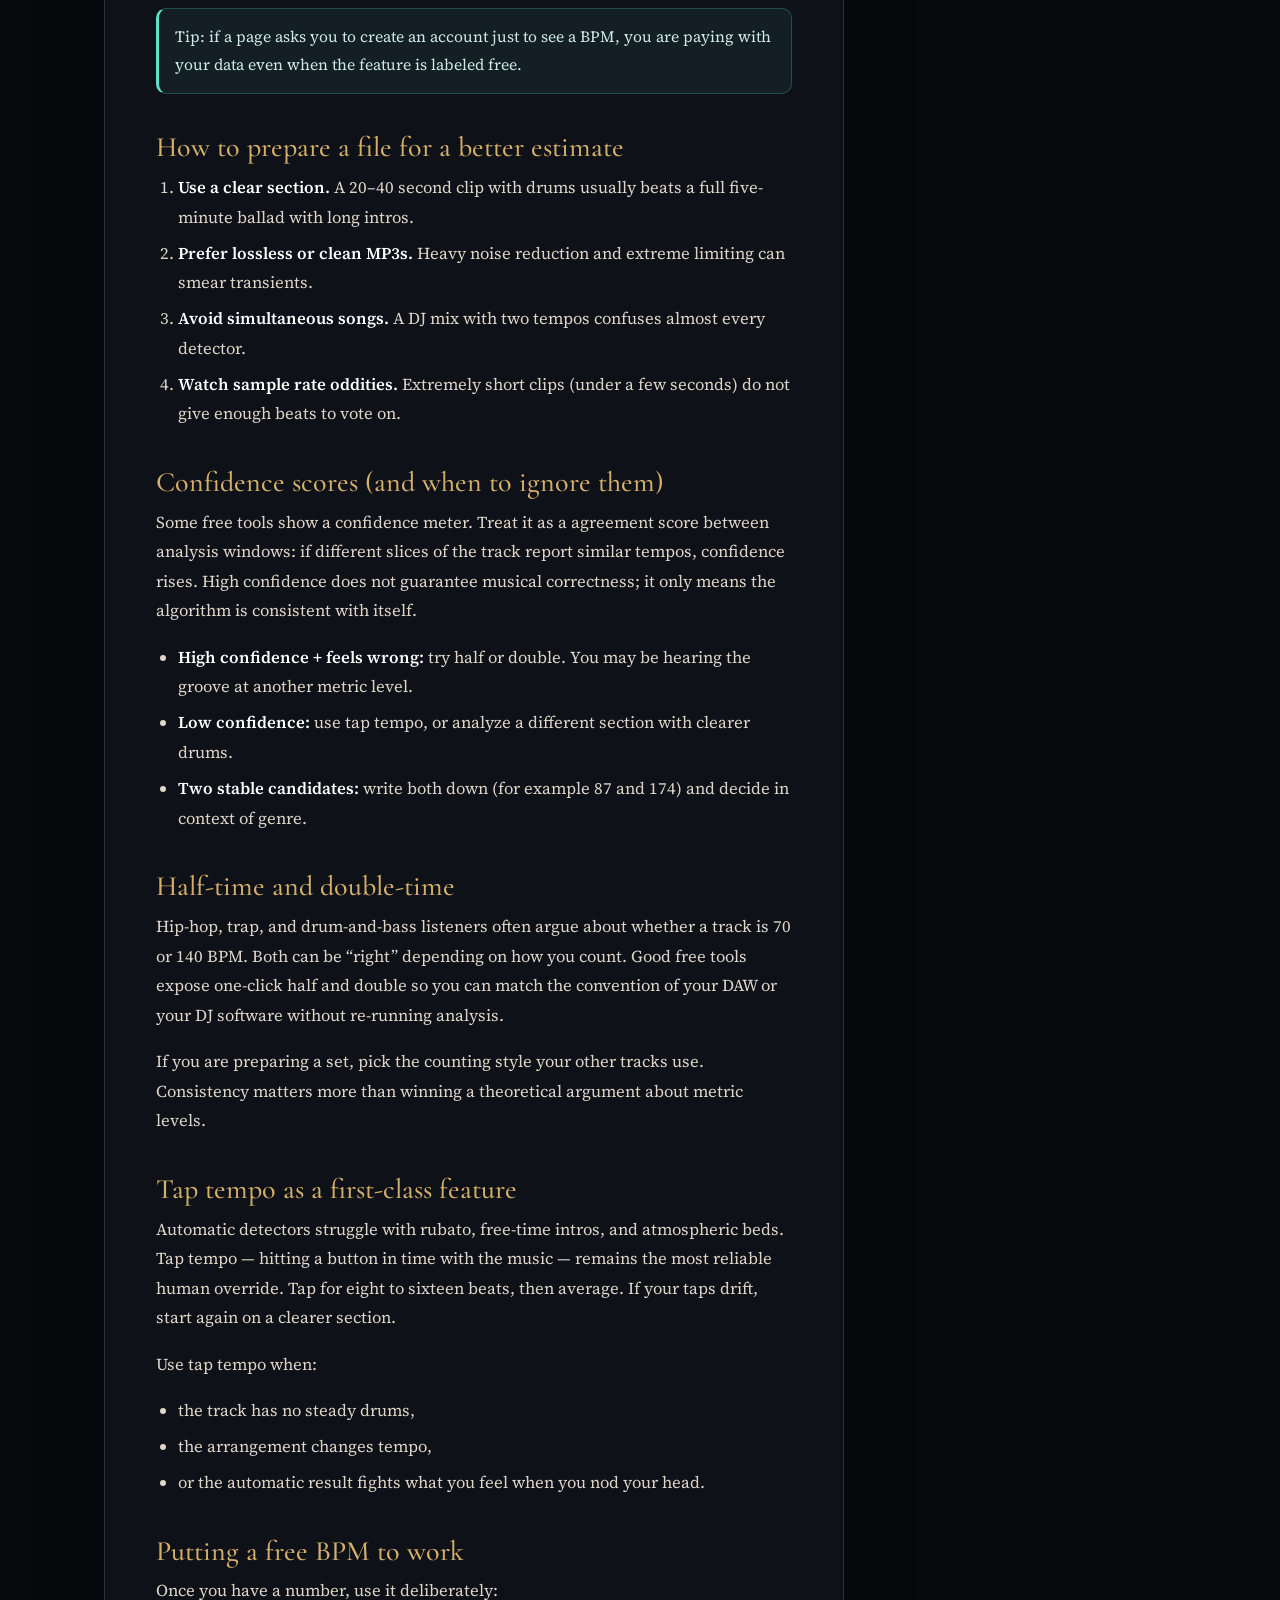
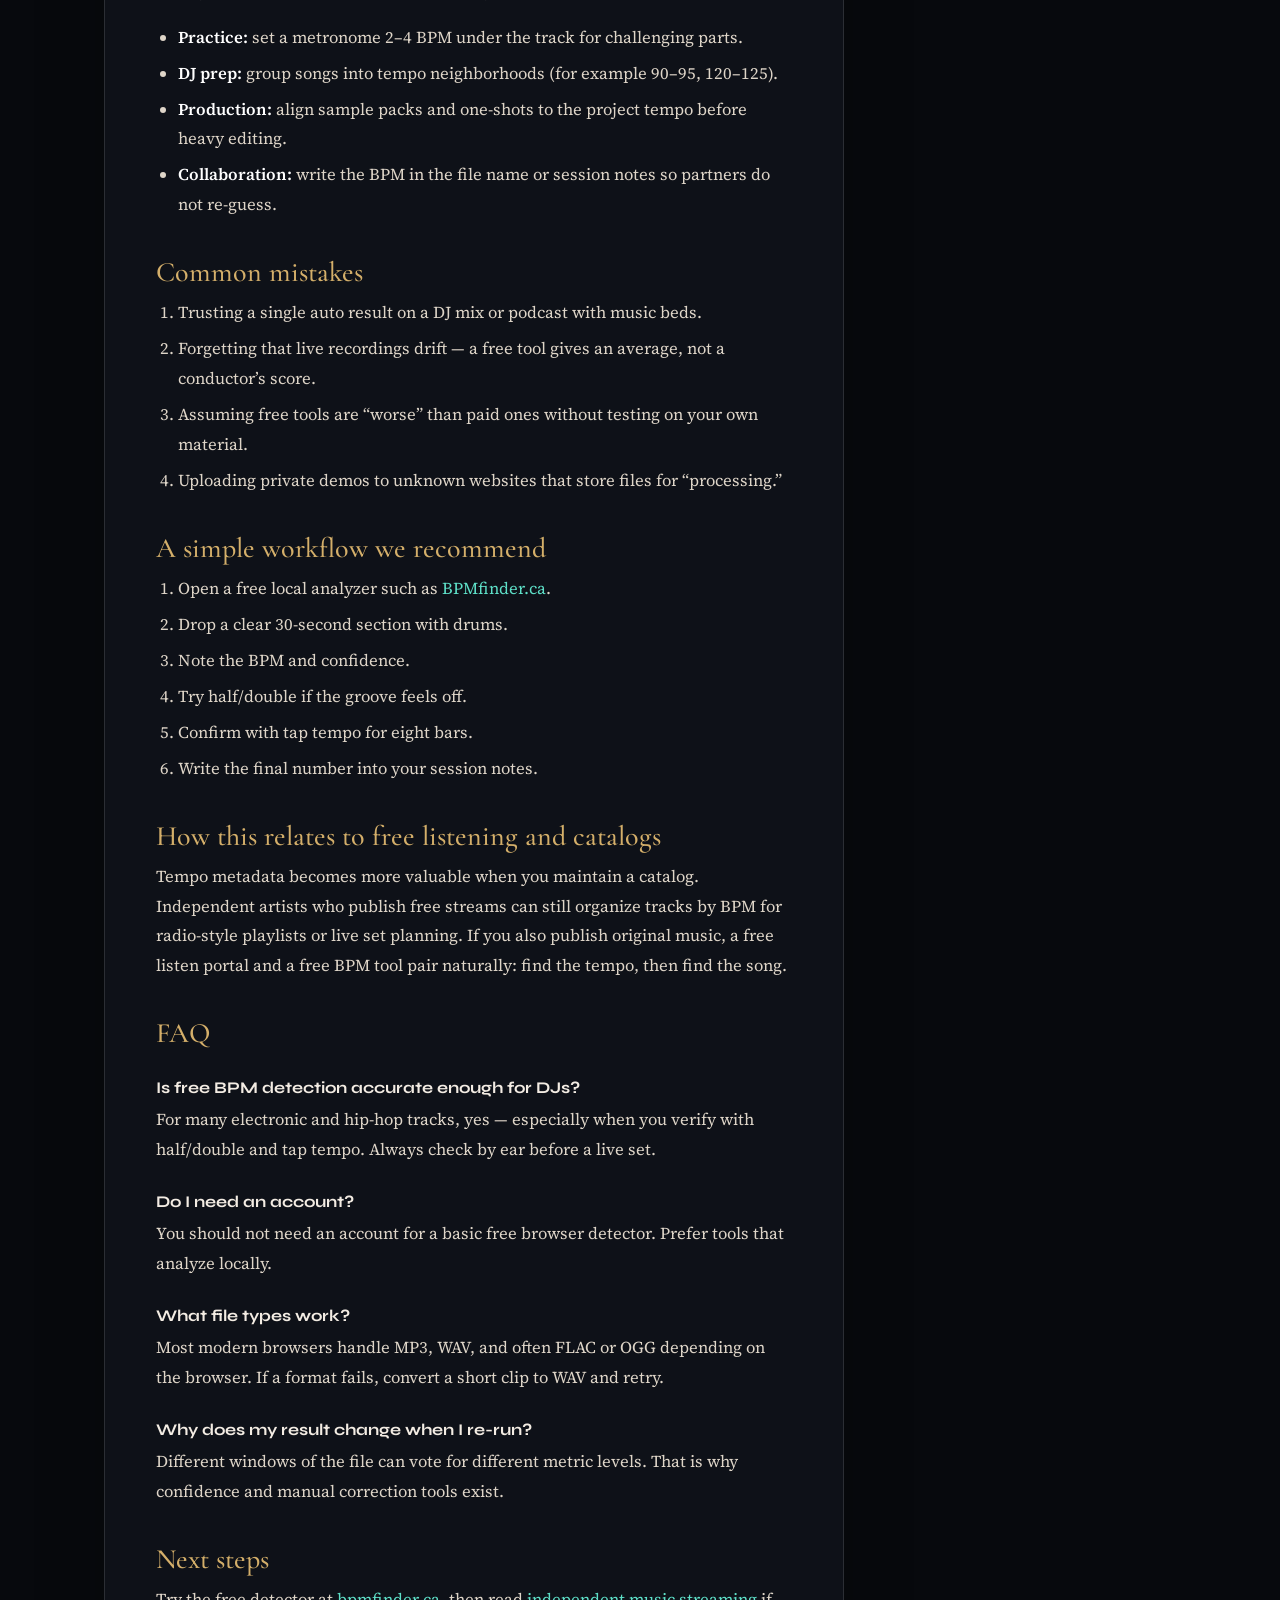
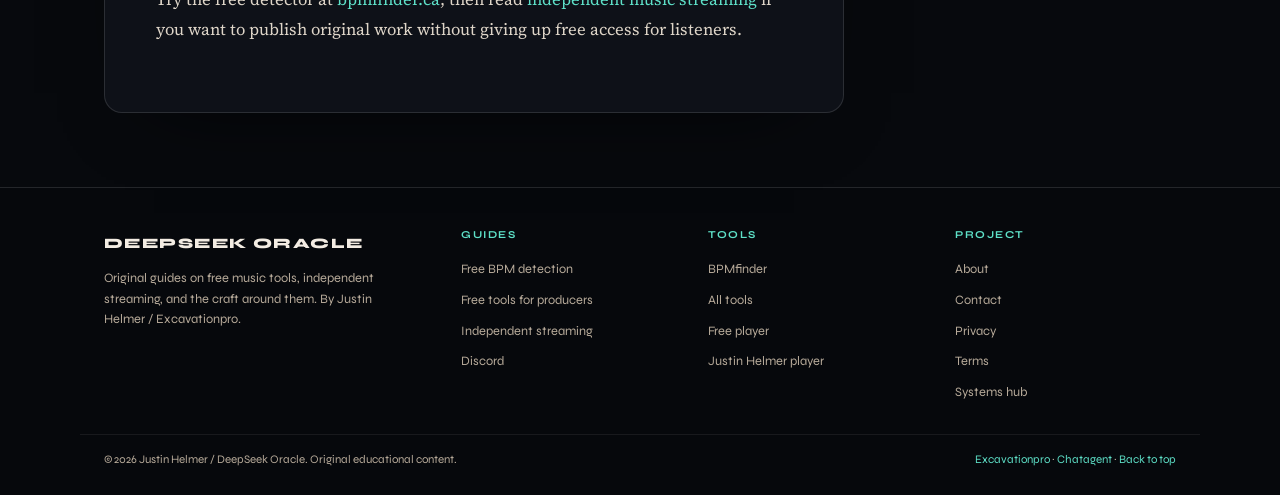
<file: articles/free-bpm-detection-guide.html>
<!DOCTYPE html>
<html lang="en" data-cookie-key="deepseekoracle_articles">
<head>
<meta charset="utf-8">
<meta name="viewport" content="width=device-width, initial-scale=1">
<title>Free BPM Detection in the Browser: A Practical Guide — DeepSeek Oracle</title>
<meta name="description" content="A practical guide to free browser BPM detection: how tempo analysis works, what confidence scores mean, half-time and double-time fixes, and when tap tempo wins.">
<meta name="author" content="Justin Helmer / Excavationpro">
<meta name="robots" content="index, follow, max-image-preview:large, max-snippet:-1">
<link rel="canonical" href="https://deepseekoracle.com/articles/free-bpm-detection-guide.html">
<link rel="icon" href="/assets/favicon.svg" type="image/svg+xml">
<link rel="apple-touch-icon" href="/assets/favicon.svg">
<link rel="preconnect" href="https://fonts.googleapis.com">
<link rel="preconnect" href="https://fonts.gstatic.com" crossorigin>
<link href="https://fonts.googleapis.com/css2?family=Cormorant+Garamond:wght@500;600&family=IBM+Plex+Mono:wght@400&family=Source+Serif+4:opsz,wght@8..60,400;8..60,600&family=Syne:wght@500;700;800&display=swap" rel="stylesheet">
<link rel="stylesheet" href="/assets/site-kit.css">
<link rel="stylesheet" href="/articles/article.css">
<link rel="image_src" href="https://deepseekoracle.com/assets/og-home.jpg">
<meta name="google-adsense-account" content="ca-pub-0646320966060599">
<script async src="https://pagead2.googlesyndication.com/pagead/js/adsbygoogle.js?client=ca-pub-0646320966060599" crossorigin="anonymous"></script>
<meta property="og:type" content="article">
<meta property="og:url" content="https://deepseekoracle.com/articles/free-bpm-detection-guide.html">
<meta property="og:title" content="Free BPM Detection in the Browser: A Practical Guide — DeepSeek Oracle">
<meta property="og:description" content="A practical guide to free browser BPM detection: how tempo analysis works, what confidence scores mean, half-time and double-time fixes, and when tap tempo wins.">
<meta property="og:site_name" content="DeepSeek Oracle">
<meta property="og:image" content="https://deepseekoracle.com/assets/og-home.jpg">
<meta property="og:image:secure_url" content="https://deepseekoracle.com/assets/og-home.jpg">
<meta property="og:image:type" content="image/jpeg">
<meta property="og:image:width" content="1200">
<meta property="og:image:height" content="630">
<meta property="og:image:alt" content="Free BPM detection in the browser: a practical guide">
<meta name="twitter:card" content="summary_large_image">
<meta name="twitter:site" content="@Excavationpro">
<meta name="twitter:creator" content="@Excavationpro">
<meta name="twitter:url" content="https://deepseekoracle.com/articles/free-bpm-detection-guide.html">
<meta name="twitter:title" content="Free BPM Detection in the Browser: A Practical Guide — DeepSeek Oracle">
<meta name="twitter:description" content="A practical guide to free browser BPM detection: how tempo analysis works, what confidence scores mean, half-time and double-time fixes, and when tap tempo wins.">
<meta name="twitter:image" content="https://deepseekoracle.com/assets/og-home.jpg">
<meta name="twitter:image:alt" content="Free BPM detection in the browser: a practical guide">
<script type="application/ld+json">{"@context": "https://schema.org", "@type": "Article", "headline": "Free BPM detection in the browser: a practical guide", "description": "A practical guide to free browser BPM detection: how tempo analysis works, what confidence scores mean, half-time and double-time fixes, and when tap tempo wins.", "author": {"@type": "Person", "name": "Justin Helmer", "url": "https://justinhelmer.ca/"}, "publisher": {"@type": "Organization", "name": "DeepSeek Oracle", "url": "https://deepseekoracle.com/"}, "mainEntityOfPage": "https://deepseekoracle.com/articles/free-bpm-detection-guide.html", "image": "https://deepseekoracle.com/assets/og-home.jpg", "datePublished": "2026-10-18", "dateModified": "2026-10-18", "inLanguage": "en", "articleSection": "Guides"}</script>
</head>
<body>
<a class="skip" href="#main">Skip to content</a>
<header class="site-head">
  <div class="wrap head-inner">
    <a class="brand" href="/">DeepSeek Oracle</a>
    <nav aria-label="Primary">
      <a href="/">Home</a>
      <a href="/articles/free-bpm-detection-guide.html" aria-current="page">BPM guide</a>
      <a href="/articles/free-tools-for-producers.html">Free tools</a>
      <a href="/articles/independent-music-streaming.html">Streaming</a>
      <a href="/lygo-systems-hub.html">Systems hub</a>
    </nav>
  </div>
</header>
<section class="hero">
  <div class="wrap">
    <nav class="breadcrumb" aria-label="Breadcrumb"><a href="/">Home</a><span>/</span><a href="/articles/free-bpm-detection-guide.html">Guides</a><span>/</span><span>Free BPM detection</span></nav>
    <p class="kicker">Guide · Tempo</p>
    <h1>Free BPM detection in the browser: a practical guide</h1>
    <p class="dek">How browser tempo detection actually works, when to trust the confidence score, and when tap tempo is the better answer.</p>
    <p class="byline">By Justin Helmer<span>·</span>Updated 18 October 2026<span>·</span>5 min read</p>
  </div>
</section>
<main id="main" class="wrap article-layout">
  <article class="article-body">

<p class="lead">
Beats per minute (BPM) is the pulse of a track. Dancers match it, DJs beatmatch it, and producers
align loops to it. You do not always need a full studio install to get a useful number. Free
browser tools can estimate tempo from a file you already have — often without uploading audio to a
server.
</p>
<p>
This guide explains how free BPM detection typically works, what confidence scores mean, how to
handle half-time and double-time mistakes, when tap tempo is better than automatic analysis, and
how to use a free result in real workflows. It is written from experience maintaining a free public
BPM page at <a href="https://bpmfinder.ca/">bpmfinder.ca</a>.
</p>

<div class="ad-slot" aria-label="Advertisement">
  <div class="ad-label">Advertisement</div>
  <ins class="adsbygoogle" style="display:block" data-ad-client="ca-pub-0646320966060599" data-ad-format="auto" data-full-width-responsive="true"></ins>
</div>
<script>(adsbygoogle = window.adsbygoogle || []).push({});</script>
<h2 id="what-bpm-detection-actually-measures">What “BPM detection” actually measures</h2>
<p>
Most automatic detectors look for repeating energy patterns — especially percussive hits — and
estimate how often those events occur each minute. On a clear four-on-the-floor kick pattern, the
estimate is usually stable. On ambient music, spoken word, or swing-heavy material, the detector
may lock to a harmonic rhythm or a half-time feel instead of the groove you feel in your body.
</p>
<p>
That is not a failure of free tools alone; commercial DAWs make the same mistakes. The difference
is whether the interface helps you correct the result quickly.
</p>

<h2 id="why-browser-analysis-can-be-more-private">Why browser analysis can be more private</h2>
<p>
When a tool uses the Web Audio API inside your browser, the audio buffer can be decoded and
analyzed on your machine. That is useful for unreleased demos, client sketches, or private practice
tracks. Always confirm a tool’s privacy page, but local analysis is a strong default for privacy
compared with “upload to cloud for processing” designs.
</p>
<p class="note">
Tip: if a page asks you to create an account just to see a BPM, you are paying with your data even
when the feature is labeled free.
</p>

<h2 id="how-to-prepare-a-file-for-a-better-estimate">How to prepare a file for a better estimate</h2>
<ol>
<li><strong>Use a clear section.</strong> A 20–40 second clip with drums usually beats a full five-minute ballad with long intros.</li>
<li><strong>Prefer lossless or clean MP3s.</strong> Heavy noise reduction and extreme limiting can smear transients.</li>
<li><strong>Avoid simultaneous songs.</strong> A DJ mix with two tempos confuses almost every detector.</li>
<li><strong>Watch sample rate oddities.</strong> Extremely short clips (under a few seconds) do not give enough beats to vote on.</li>
</ol>

<h2 id="confidence-scores-and-when-to-ignore-them">Confidence scores (and when to ignore them)</h2>
<p>
Some free tools show a confidence meter. Treat it as a agreement score between analysis windows:
if different slices of the track report similar tempos, confidence rises. High confidence does not
guarantee musical correctness; it only means the algorithm is consistent with itself.
</p>
<ul>
<li><strong>High confidence + feels wrong:</strong> try half or double. You may be hearing the groove at another metric level.</li>
<li><strong>Low confidence:</strong> use tap tempo, or analyze a different section with clearer drums.</li>
<li><strong>Two stable candidates:</strong> write both down (for example 87 and 174) and decide in context of genre.</li>
</ul>

<h2 id="half-time-and-double-time">Half-time and double-time</h2>
<p>
Hip-hop, trap, and drum-and-bass listeners often argue about whether a track is 70 or 140 BPM. Both
can be “right” depending on how you count. Good free tools expose one-click half and double so you
can match the convention of your DAW or your DJ software without re-running analysis.
</p>
<p>
If you are preparing a set, pick the counting style your other tracks use. Consistency matters more
than winning a theoretical argument about metric levels.
</p>

<h2 id="tap-tempo-as-a-first-class-feature">Tap tempo as a first-class feature</h2>
<p>
Automatic detectors struggle with rubato, free-time intros, and atmospheric beds. Tap tempo —
hitting a button in time with the music — remains the most reliable human override. Tap for eight
to sixteen beats, then average. If your taps drift, start again on a clearer section.
</p>
<p>
Use tap tempo when:
</p>
<ul>
<li>the track has no steady drums,</li>
<li>the arrangement changes tempo,</li>
<li>or the automatic result fights what you feel when you nod your head.</li>
</ul>

<h2 id="putting-a-free-bpm-to-work">Putting a free BPM to work</h2>
<p>
Once you have a number, use it deliberately:
</p>
<ul>
<li><strong>Practice:</strong> set a metronome 2–4 BPM under the track for challenging parts.</li>
<li><strong>DJ prep:</strong> group songs into tempo neighborhoods (for example 90–95, 120–125).</li>
<li><strong>Production:</strong> align sample packs and one-shots to the project tempo before heavy editing.</li>
<li><strong>Collaboration:</strong> write the BPM in the file name or session notes so partners do not re-guess.</li>
</ul>

<h2 id="common-mistakes">Common mistakes</h2>
<ol>
<li>Trusting a single auto result on a DJ mix or podcast with music beds.</li>
<li>Forgetting that live recordings drift — a free tool gives an average, not a conductor’s score.</li>
<li>Assuming free tools are “worse” than paid ones without testing on your own material.</li>
<li>Uploading private demos to unknown websites that store files for “processing.”</li>
</ol>

<h2 id="a-simple-workflow-we-recommend">A simple workflow we recommend</h2>
<ol>
<li>Open a free local analyzer such as <a href="https://bpmfinder.ca/">BPMfinder.ca</a>.</li>
<li>Drop a clear 30-second section with drums.</li>
<li>Note the BPM and confidence.</li>
<li>Try half/double if the groove feels off.</li>
<li>Confirm with tap tempo for eight bars.</li>
<li>Write the final number into your session notes.</li>
</ol>

<h2 id="how-this-relates-to-free-listening-and-catalogs">How this relates to free listening and catalogs</h2>
<p>
Tempo metadata becomes more valuable when you maintain a catalog. Independent artists who publish
free streams can still organize tracks by BPM for radio-style playlists or live set planning. If you
also publish original music, a free listen portal and a free BPM tool pair naturally: find the
tempo, then find the song.
</p>

<h2 id="faq">FAQ</h2>
<h3>Is free BPM detection accurate enough for DJs?</h3>
<p>
For many electronic and hip-hop tracks, yes — especially when you verify with half/double and tap
tempo. Always check by ear before a live set.
</p>
<h3>Do I need an account?</h3>
<p>
You should not need an account for a basic free browser detector. Prefer tools that analyze locally.
</p>
<h3>What file types work?</h3>
<p>
Most modern browsers handle MP3, WAV, and often FLAC or OGG depending on the browser. If a format
fails, convert a short clip to WAV and retry.
</p>
<h3>Why does my result change when I re-run?</h3>
<p>
Different windows of the file can vote for different metric levels. That is why confidence and
manual correction tools exist.
</p>

<h2 id="next-steps">Next steps</h2>
<p>
Try the free detector at <a href="https://bpmfinder.ca/">bpmfinder.ca</a>, then read
<a href="/articles/independent-music-streaming.html">independent music streaming</a> if you want to publish
original work without giving up free access for listeners.
</p>

  </article>
  <aside class="article-side" aria-label="Guide navigation">
    <section class="side-card"><h2>In this guide</h2><ol class="toc"><li><a href="#what-bpm-detection-actually-measures">What “BPM detection” actually measures</a></li>
<li><a href="#why-browser-analysis-can-be-more-private">Why browser analysis can be more private</a></li>
<li><a href="#how-to-prepare-a-file-for-a-better-estimate">How to prepare a file for a better estimate</a></li>
<li><a href="#confidence-scores-and-when-to-ignore-them">Confidence scores (and when to ignore them)</a></li>
<li><a href="#half-time-and-double-time">Half-time and double-time</a></li>
<li><a href="#tap-tempo-as-a-first-class-feature">Tap tempo as a first-class feature</a></li>
<li><a href="#putting-a-free-bpm-to-work">Putting a free BPM to work</a></li>
<li><a href="#common-mistakes">Common mistakes</a></li>
<li><a href="#a-simple-workflow-we-recommend">A simple workflow we recommend</a></li>
<li><a href="#how-this-relates-to-free-listening-and-catalogs">How this relates to free listening and catalogs</a></li>
<li><a href="#faq">FAQ</a></li>
<li><a href="#next-steps">Next steps</a></li></ol></section>
    <section class="side-card"><h2>Tools</h2><div class="side-links">
      <a href="https://bpmfinder.ca/">BPMfinder <span>→</span></a>
      <a href="https://bpmfinder.ca/tools.html">All tools <span>→</span></a>
      <a href="https://asiancoastline.com/listen.html">Free listen <span>→</span></a>
      <a href="/lygo-systems-hub.html">Systems hub <span>→</span></a>
    </div></section>
    <section class="side-card"><h2>Read next</h2><div class="side-links"><a href="/articles/free-tools-for-producers.html">Free tools for producers <span>→</span></a>
<a href="/articles/independent-music-streaming.html">Independent streaming <span>→</span></a></div></section>
    <section class="side-card side-cta"><h2>Try it</h2><p>Check a tempo in the browser, no account required.</p><a href="https://bpmfinder.ca/">Open BPMfinder</a></section>
  </aside>
</main>
<footer class="site-footer">
  <div class="wrap footer-grid">
    <div class="footer-brand"><a class="brand" href="/">DeepSeek Oracle</a><p>Original guides on free music tools, independent streaming, and the craft around them. By Justin Helmer / Excavationpro.</p></div>
    <nav class="footer-col" aria-label="Guides"><h2>Guides</h2><a href="/articles/free-bpm-detection-guide.html">Free BPM detection</a><a href="/articles/free-tools-for-producers.html">Free tools for producers</a><a href="/articles/independent-music-streaming.html">Independent streaming</a></nav>
    <nav class="footer-col" aria-label="Tools"><h2>Tools</h2><a href="https://bpmfinder.ca/">BPMfinder</a><a href="https://bpmfinder.ca/tools.html">All tools</a><a href="https://asiancoastline.com/listen.html">Free player</a><a href="https://justinhelmer.ca/listen.html">Justin Helmer player</a></nav>
    <nav class="footer-col" aria-label="Project"><h2>Project</h2><a href="/about.html">About</a><a href="/contact.html">Contact</a><a href="/privacy.html">Privacy</a><a href="/terms.html">Terms</a><a href="/lygo-systems-hub.html">Systems hub</a></nav>
  </div>
  <div class="wrap footer-bottom"><p>© 2026 Justin Helmer / DeepSeek Oracle. Original educational content.</p><p><a href="https://excavationpro.ca/">Excavationpro</a> · <a href="https://chatagent.ca/">Chatagent</a> · <a href="#main">Back to top</a></p></div>
</footer>
<div class="cookie-banner" id="cookieBanner" role="dialog" aria-label="Cookie consent">
  <div>Ads may use cookies after you accept. <a href="/privacy.html">Privacy</a></div>
  <div><button type="button" class="ok" id="cookieOk">Accept</button><button type="button" class="no" id="cookieNo">Decline</button></div>
</div>
<script src="/assets/site-kit.js" defer></script>
</body>
</html>
</file>
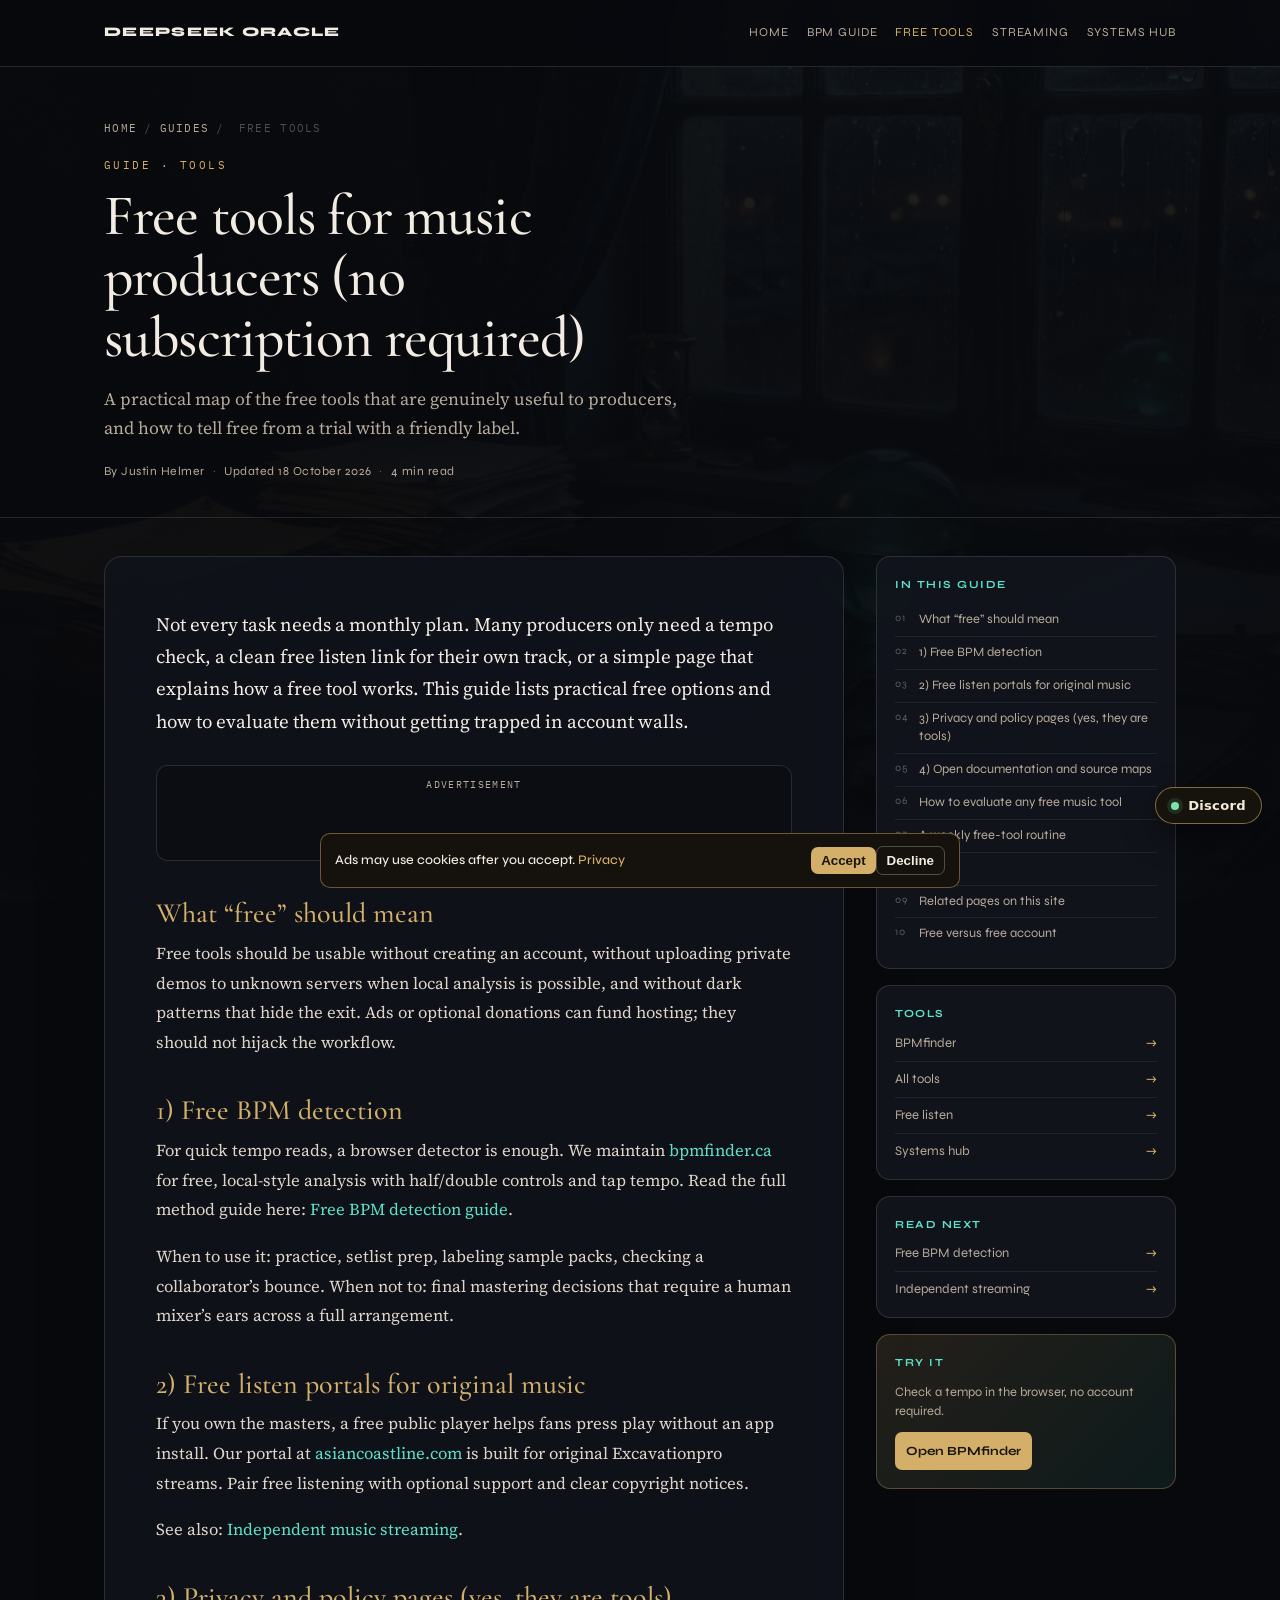
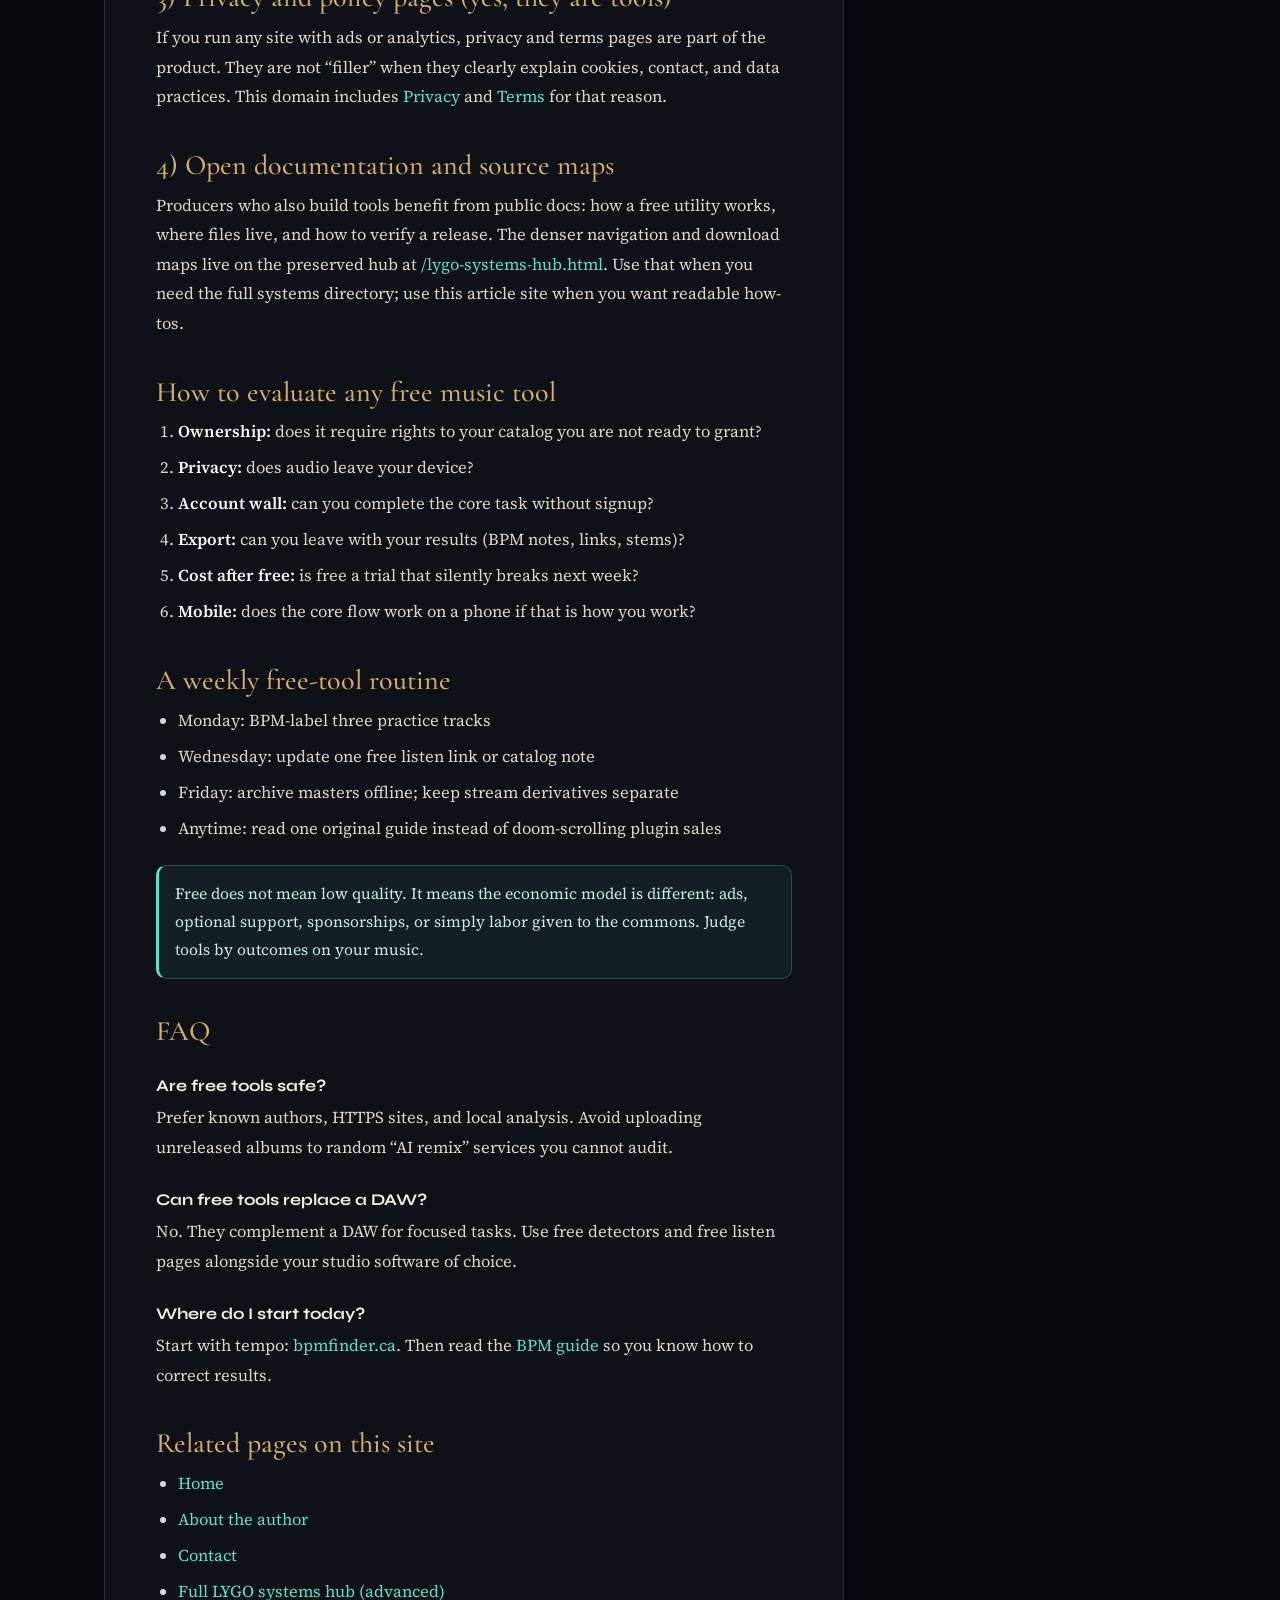
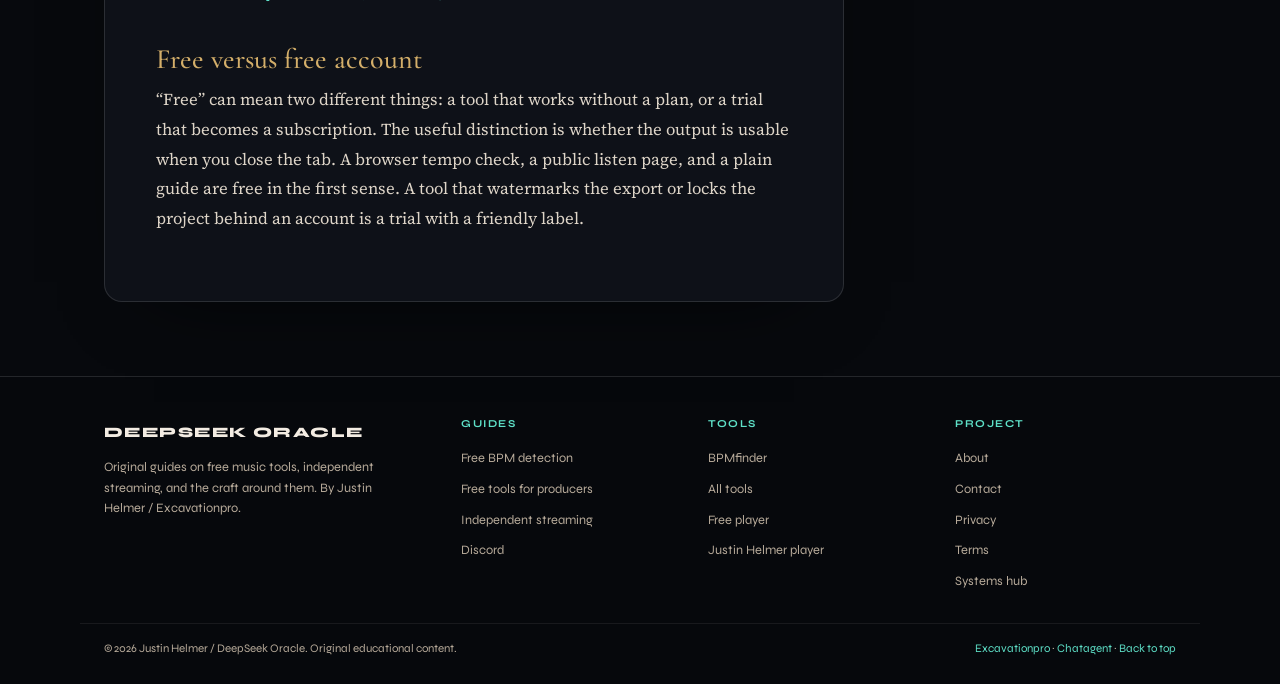
<file: articles/free-tools-for-producers.html>
<!DOCTYPE html>
<html lang="en" data-cookie-key="deepseekoracle_articles">
<head>
<meta charset="utf-8">
<meta name="viewport" content="width=device-width, initial-scale=1">
<title>Free Tools for Music Producers (No Subscription Required) — DeepSeek Oracle</title>
<meta name="description" content="A practical map of free tools for music producers: tempo detection, free listening, privacy pages, open documentation, and how to avoid account walls.">
<meta name="author" content="Justin Helmer / Excavationpro">
<meta name="robots" content="index, follow, max-image-preview:large, max-snippet:-1">
<link rel="canonical" href="https://deepseekoracle.com/articles/free-tools-for-producers.html">
<link rel="icon" href="/assets/favicon.svg" type="image/svg+xml">
<link rel="apple-touch-icon" href="/assets/favicon.svg">
<link rel="preconnect" href="https://fonts.googleapis.com">
<link rel="preconnect" href="https://fonts.gstatic.com" crossorigin>
<link href="https://fonts.googleapis.com/css2?family=Cormorant+Garamond:wght@500;600&family=IBM+Plex+Mono:wght@400&family=Source+Serif+4:opsz,wght@8..60,400;8..60,600&family=Syne:wght@500;700;800&display=swap" rel="stylesheet">
<link rel="stylesheet" href="/assets/site-kit.css">
<link rel="stylesheet" href="/articles/article.css">
<link rel="image_src" href="https://deepseekoracle.com/assets/og-home.jpg">
<meta name="google-adsense-account" content="ca-pub-0646320966060599">
<script async src="https://pagead2.googlesyndication.com/pagead/js/adsbygoogle.js?client=ca-pub-0646320966060599" crossorigin="anonymous"></script>
<meta property="og:type" content="article">
<meta property="og:url" content="https://deepseekoracle.com/articles/free-tools-for-producers.html">
<meta property="og:title" content="Free Tools for Music Producers (No Subscription Required) — DeepSeek Oracle">
<meta property="og:description" content="A practical map of free tools for music producers: tempo detection, free listening, privacy pages, open documentation, and how to avoid account walls.">
<meta property="og:site_name" content="DeepSeek Oracle">
<meta property="og:image" content="https://deepseekoracle.com/assets/og-home.jpg">
<meta property="og:image:secure_url" content="https://deepseekoracle.com/assets/og-home.jpg">
<meta property="og:image:type" content="image/jpeg">
<meta property="og:image:width" content="1200">
<meta property="og:image:height" content="630">
<meta property="og:image:alt" content="Free tools for music producers (no subscription required)">
<meta name="twitter:card" content="summary_large_image">
<meta name="twitter:site" content="@Excavationpro">
<meta name="twitter:creator" content="@Excavationpro">
<meta name="twitter:url" content="https://deepseekoracle.com/articles/free-tools-for-producers.html">
<meta name="twitter:title" content="Free Tools for Music Producers (No Subscription Required) — DeepSeek Oracle">
<meta name="twitter:description" content="A practical map of free tools for music producers: tempo detection, free listening, privacy pages, open documentation, and how to avoid account walls.">
<meta name="twitter:image" content="https://deepseekoracle.com/assets/og-home.jpg">
<meta name="twitter:image:alt" content="Free tools for music producers (no subscription required)">
<script type="application/ld+json">{"@context": "https://schema.org", "@type": "Article", "headline": "Free tools for music producers (no subscription required)", "description": "A practical map of free tools for music producers: tempo detection, free listening, privacy pages, open documentation, and how to avoid account walls.", "author": {"@type": "Person", "name": "Justin Helmer", "url": "https://justinhelmer.ca/"}, "publisher": {"@type": "Organization", "name": "DeepSeek Oracle", "url": "https://deepseekoracle.com/"}, "mainEntityOfPage": "https://deepseekoracle.com/articles/free-tools-for-producers.html", "image": "https://deepseekoracle.com/assets/og-home.jpg", "datePublished": "2026-10-18", "dateModified": "2026-10-18", "inLanguage": "en", "articleSection": "Guides"}</script>
</head>
<body>
<a class="skip" href="#main">Skip to content</a>
<header class="site-head">
  <div class="wrap head-inner">
    <a class="brand" href="/">DeepSeek Oracle</a>
    <nav aria-label="Primary">
      <a href="/">Home</a>
      <a href="/articles/free-bpm-detection-guide.html">BPM guide</a>
      <a href="/articles/free-tools-for-producers.html" aria-current="page">Free tools</a>
      <a href="/articles/independent-music-streaming.html">Streaming</a>
      <a href="/lygo-systems-hub.html">Systems hub</a>
    </nav>
  </div>
</header>
<section class="hero">
  <div class="wrap">
    <nav class="breadcrumb" aria-label="Breadcrumb"><a href="/">Home</a><span>/</span><a href="/articles/free-bpm-detection-guide.html">Guides</a><span>/</span><span>Free tools</span></nav>
    <p class="kicker">Guide · Tools</p>
    <h1>Free tools for music producers (no subscription required)</h1>
    <p class="dek">A practical map of the free tools that are genuinely useful to producers, and how to tell free from a trial with a friendly label.</p>
    <p class="byline">By Justin Helmer<span>·</span>Updated 18 October 2026<span>·</span>4 min read</p>
  </div>
</section>
<main id="main" class="wrap article-layout">
  <article class="article-body">

<p class="lead">
Not every task needs a monthly plan. Many producers only need a tempo check, a clean free listen
link for their own track, or a simple page that explains how a free tool works. This guide lists
practical free options and how to evaluate them without getting trapped in account walls.
</p>

<div class="ad-slot" aria-label="Advertisement">
  <div class="ad-label">Advertisement</div>
  <ins class="adsbygoogle" style="display:block" data-ad-client="ca-pub-0646320966060599" data-ad-format="auto" data-full-width-responsive="true"></ins>
</div>
<script>(adsbygoogle = window.adsbygoogle || []).push({});</script>
<h2 id="what-free-should-mean">What “free” should mean</h2>
<p>
Free tools should be usable without creating an account, without uploading private demos to unknown
servers when local analysis is possible, and without dark patterns that hide the exit. Ads or
optional donations can fund hosting; they should not hijack the workflow.
</p>

<h2 id="section-1-free-bpm-detection">1) Free BPM detection</h2>
<p>
For quick tempo reads, a browser detector is enough. We maintain
<a href="https://bpmfinder.ca/">bpmfinder.ca</a> for free, local-style analysis with half/double
controls and tap tempo. Read the full method guide here:
<a href="/articles/free-bpm-detection-guide.html">Free BPM detection guide</a>.
</p>
<p>
When to use it: practice, setlist prep, labeling sample packs, checking a collaborator’s bounce.
When not to: final mastering decisions that require a human mixer’s ears across a full arrangement.
</p>

<h2 id="section-2-free-listen-portals-for-original-music">2) Free listen portals for original music</h2>
<p>
If you own the masters, a free public player helps fans press play without an app install. Our
portal at <a href="https://asiancoastline.com/">asiancoastline.com</a> is built for original
Excavationpro streams. Pair free listening with optional support and clear copyright notices.
</p>
<p>
See also: <a href="/articles/independent-music-streaming.html">Independent music streaming</a>.
</p>

<h2 id="section-3-privacy-and-policy-pages-yes-they-are-tools">3) Privacy and policy pages (yes, they are tools)</h2>
<p>
If you run any site with ads or analytics, privacy and terms pages are part of the product. They
are not “filler” when they clearly explain cookies, contact, and data practices. This domain
includes <a href="/privacy.html">Privacy</a> and <a href="/terms.html">Terms</a> for that reason.
</p>

<h2 id="section-4-open-documentation-and-source-maps">4) Open documentation and source maps</h2>
<p>
Producers who also build tools benefit from public docs: how a free utility works, where files live,
and how to verify a release. The denser navigation and download maps live on the preserved hub at
<a href="/lygo-systems-hub.html">/lygo-systems-hub.html</a>. Use that when you need the full systems
directory; use this article site when you want readable how-tos.
</p>

<h2 id="how-to-evaluate-any-free-music-tool">How to evaluate any free music tool</h2>
<ol>
<li><strong>Ownership:</strong> does it require rights to your catalog you are not ready to grant?</li>
<li><strong>Privacy:</strong> does audio leave your device?</li>
<li><strong>Account wall:</strong> can you complete the core task without signup?</li>
<li><strong>Export:</strong> can you leave with your results (BPM notes, links, stems)?</li>
<li><strong>Cost after free:</strong> is free a trial that silently breaks next week?</li>
<li><strong>Mobile:</strong> does the core flow work on a phone if that is how you work?</li>
</ol>

<h2 id="a-weekly-free-tool-routine">A weekly free-tool routine</h2>
<ul>
<li>Monday: BPM-label three practice tracks</li>
<li>Wednesday: update one free listen link or catalog note</li>
<li>Friday: archive masters offline; keep stream derivatives separate</li>
<li>Anytime: read one original guide instead of doom-scrolling plugin sales</li>
</ul>

<p class="note">
Free does not mean low quality. It means the economic model is different: ads, optional support,
sponsorships, or simply labor given to the commons. Judge tools by outcomes on your music.
</p>

<h2 id="faq">FAQ</h2>
<h3>Are free tools safe?</h3>
<p>
Prefer known authors, HTTPS sites, and local analysis. Avoid uploading unreleased albums to random
“AI remix” services you cannot audit.
</p>
<h3>Can free tools replace a DAW?</h3>
<p>
No. They complement a DAW for focused tasks. Use free detectors and free listen pages alongside
your studio software of choice.
</p>
<h3>Where do I start today?</h3>
<p>
Start with tempo: <a href="https://bpmfinder.ca/">bpmfinder.ca</a>. Then read the
<a href="/articles/free-bpm-detection-guide.html">BPM guide</a> so you know how to correct results.
</p>

<h2 id="related-pages-on-this-site">Related pages on this site</h2>
<ul>
<li><a href="/">Home</a></li>
<li><a href="/about.html">About the author</a></li>
<li><a href="/contact.html">Contact</a></li>
<li><a href="/lygo-systems-hub.html">Full LYGO systems hub (advanced)</a></li>
</ul>
<section>
<h2 id="free-versus-free-account">Free versus free account</h2>
<p>“Free” can mean two different things: a tool that works without a plan, or a trial that becomes a subscription. The useful distinction is whether the output is usable when you close the tab. A browser tempo check, a public listen page, and a plain guide are free in the first sense. A tool that watermarks the export or locks the project behind an account is a trial with a friendly label.</p>
</section>
  </article>
  <aside class="article-side" aria-label="Guide navigation">
    <section class="side-card"><h2>In this guide</h2><ol class="toc"><li><a href="#what-free-should-mean">What “free” should mean</a></li>
<li><a href="#section-1-free-bpm-detection">1) Free BPM detection</a></li>
<li><a href="#section-2-free-listen-portals-for-original-music">2) Free listen portals for original music</a></li>
<li><a href="#section-3-privacy-and-policy-pages-yes-they-are-tools">3) Privacy and policy pages (yes, they are tools)</a></li>
<li><a href="#section-4-open-documentation-and-source-maps">4) Open documentation and source maps</a></li>
<li><a href="#how-to-evaluate-any-free-music-tool">How to evaluate any free music tool</a></li>
<li><a href="#a-weekly-free-tool-routine">A weekly free-tool routine</a></li>
<li><a href="#faq">FAQ</a></li>
<li><a href="#related-pages-on-this-site">Related pages on this site</a></li>
<li><a href="#free-versus-free-account">Free versus free account</a></li></ol></section>
    <section class="side-card"><h2>Tools</h2><div class="side-links">
      <a href="https://bpmfinder.ca/">BPMfinder <span>→</span></a>
      <a href="https://bpmfinder.ca/tools.html">All tools <span>→</span></a>
      <a href="https://asiancoastline.com/listen.html">Free listen <span>→</span></a>
      <a href="/lygo-systems-hub.html">Systems hub <span>→</span></a>
    </div></section>
    <section class="side-card"><h2>Read next</h2><div class="side-links"><a href="/articles/free-bpm-detection-guide.html">Free BPM detection <span>→</span></a>
<a href="/articles/independent-music-streaming.html">Independent streaming <span>→</span></a></div></section>
    <section class="side-card side-cta"><h2>Try it</h2><p>Check a tempo in the browser, no account required.</p><a href="https://bpmfinder.ca/">Open BPMfinder</a></section>
  </aside>
</main>
<footer class="site-footer">
  <div class="wrap footer-grid">
    <div class="footer-brand"><a class="brand" href="/">DeepSeek Oracle</a><p>Original guides on free music tools, independent streaming, and the craft around them. By Justin Helmer / Excavationpro.</p></div>
    <nav class="footer-col" aria-label="Guides"><h2>Guides</h2><a href="/articles/free-bpm-detection-guide.html">Free BPM detection</a><a href="/articles/free-tools-for-producers.html">Free tools for producers</a><a href="/articles/independent-music-streaming.html">Independent streaming</a></nav>
    <nav class="footer-col" aria-label="Tools"><h2>Tools</h2><a href="https://bpmfinder.ca/">BPMfinder</a><a href="https://bpmfinder.ca/tools.html">All tools</a><a href="https://asiancoastline.com/listen.html">Free player</a><a href="https://justinhelmer.ca/listen.html">Justin Helmer player</a></nav>
    <nav class="footer-col" aria-label="Project"><h2>Project</h2><a href="/about.html">About</a><a href="/contact.html">Contact</a><a href="/privacy.html">Privacy</a><a href="/terms.html">Terms</a><a href="/lygo-systems-hub.html">Systems hub</a></nav>
  </div>
  <div class="wrap footer-bottom"><p>© 2026 Justin Helmer / DeepSeek Oracle. Original educational content.</p><p><a href="https://excavationpro.ca/">Excavationpro</a> · <a href="https://chatagent.ca/">Chatagent</a> · <a href="#main">Back to top</a></p></div>
</footer>
<div class="cookie-banner" id="cookieBanner" role="dialog" aria-label="Cookie consent">
  <div>Ads may use cookies after you accept. <a href="/privacy.html">Privacy</a></div>
  <div><button type="button" class="ok" id="cookieOk">Accept</button><button type="button" class="no" id="cookieNo">Decline</button></div>
</div>
<script src="/assets/site-kit.js" defer></script>
</body>
</html>
</file>
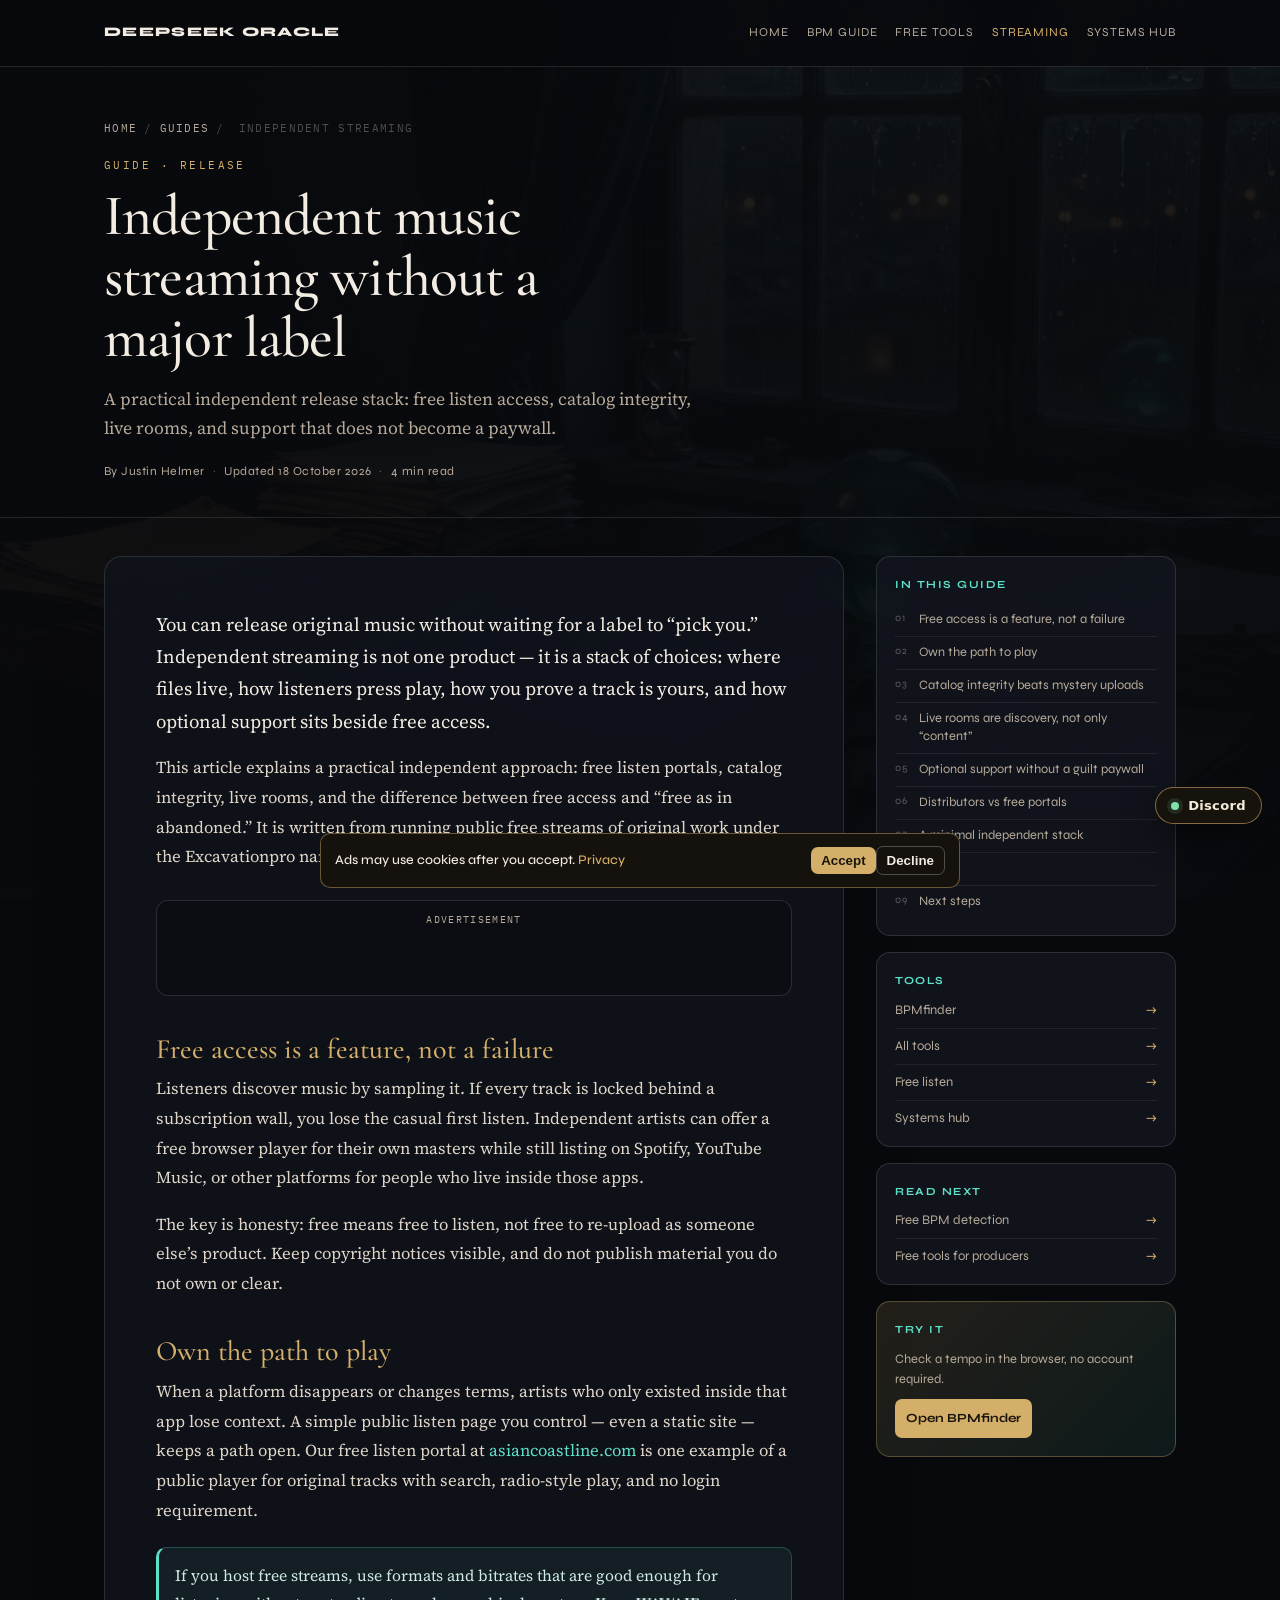
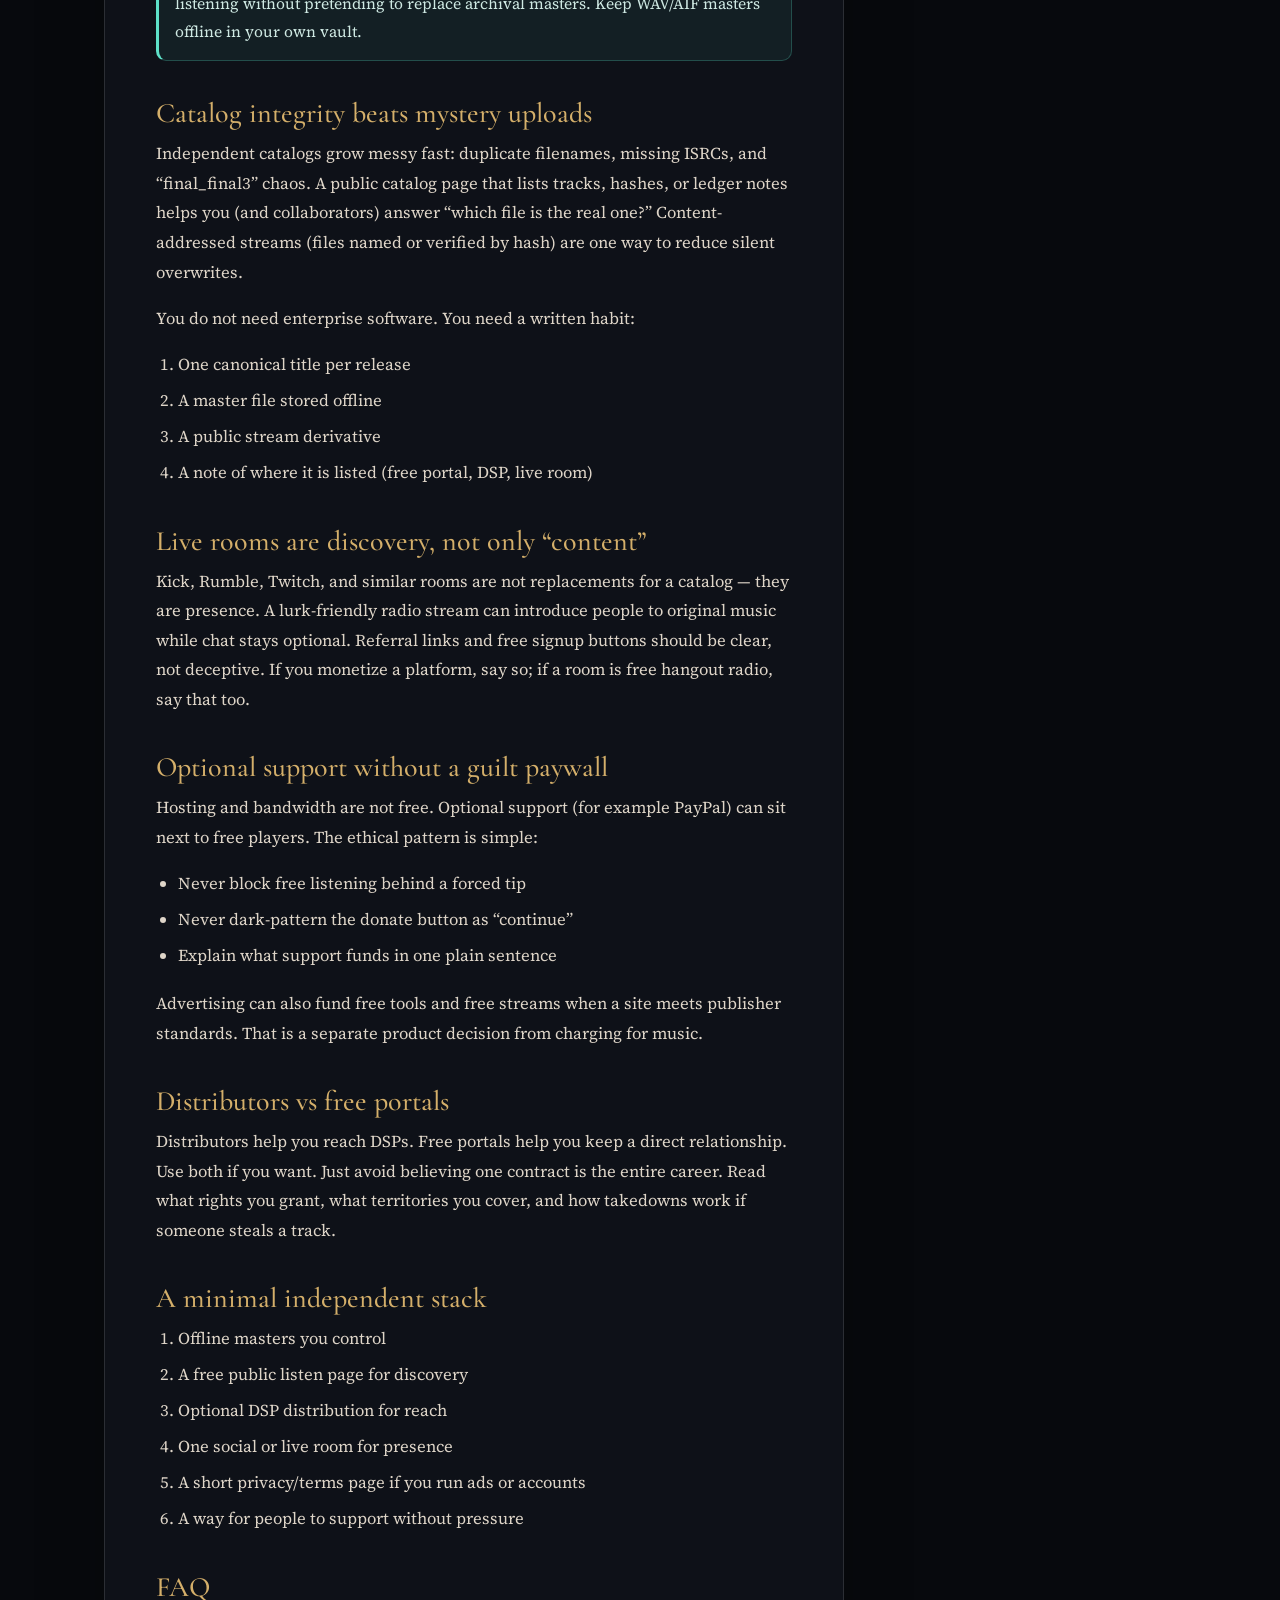
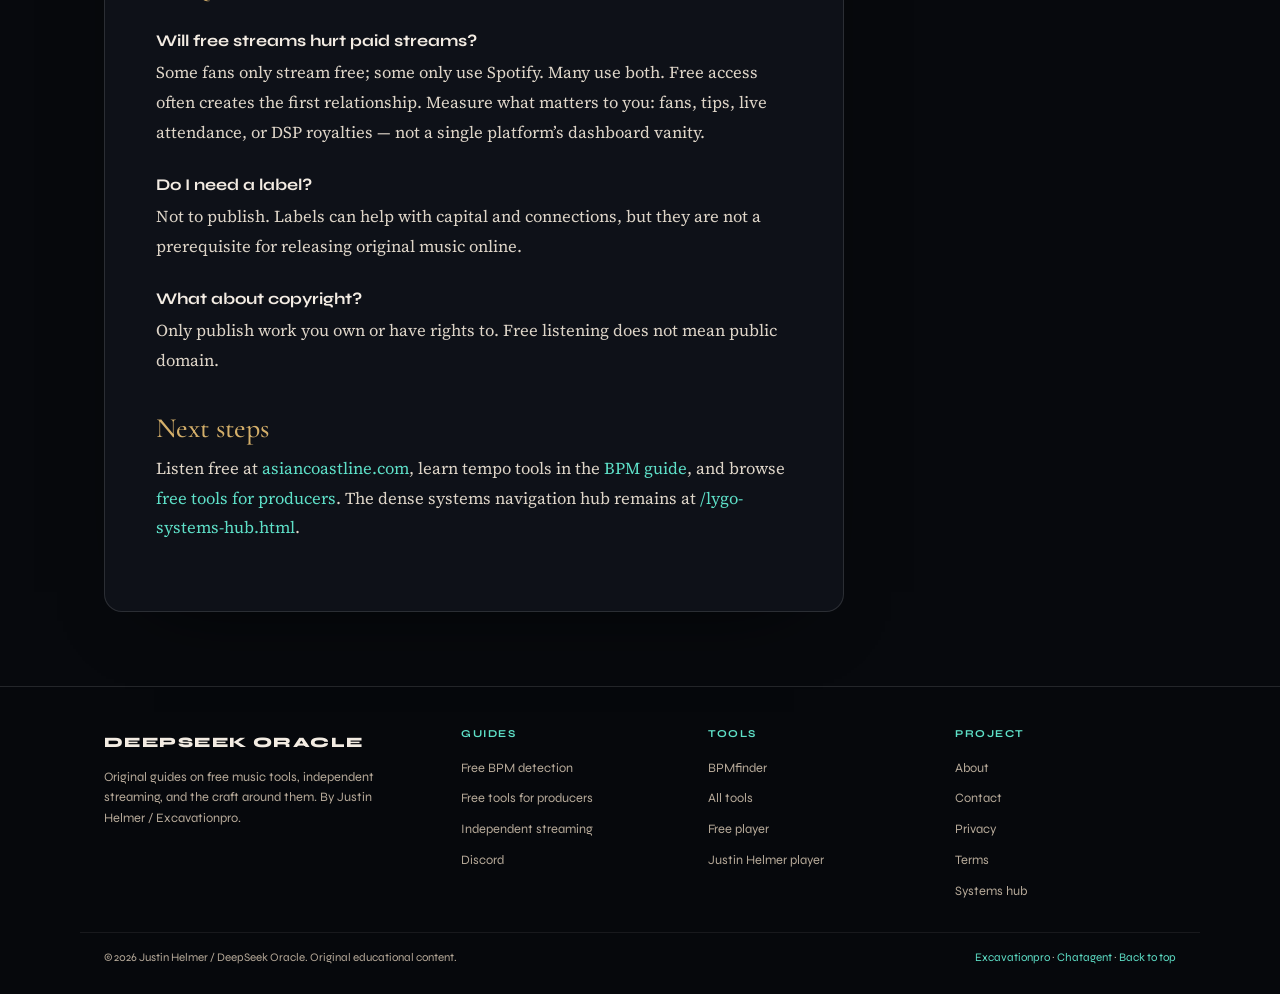
<file: articles/independent-music-streaming.html>
<!DOCTYPE html>
<html lang="en" data-cookie-key="deepseekoracle_articles">
<head>
<meta charset="utf-8">
<meta name="viewport" content="width=device-width, initial-scale=1">
<title>Independent Music Streaming Without a Major Label — DeepSeek Oracle</title>
<meta name="description" content="How independent artists can stream original music without a major label: free access, catalog integrity, live rooms, distributors, and optional support.">
<meta name="author" content="Justin Helmer / Excavationpro">
<meta name="robots" content="index, follow, max-image-preview:large, max-snippet:-1">
<link rel="canonical" href="https://deepseekoracle.com/articles/independent-music-streaming.html">
<link rel="icon" href="/assets/favicon.svg" type="image/svg+xml">
<link rel="apple-touch-icon" href="/assets/favicon.svg">
<link rel="preconnect" href="https://fonts.googleapis.com">
<link rel="preconnect" href="https://fonts.gstatic.com" crossorigin>
<link href="https://fonts.googleapis.com/css2?family=Cormorant+Garamond:wght@500;600&family=IBM+Plex+Mono:wght@400&family=Source+Serif+4:opsz,wght@8..60,400;8..60,600&family=Syne:wght@500;700;800&display=swap" rel="stylesheet">
<link rel="stylesheet" href="/assets/site-kit.css">
<link rel="stylesheet" href="/articles/article.css">
<link rel="image_src" href="https://deepseekoracle.com/assets/og-home.jpg">
<meta name="google-adsense-account" content="ca-pub-0646320966060599">
<script async src="https://pagead2.googlesyndication.com/pagead/js/adsbygoogle.js?client=ca-pub-0646320966060599" crossorigin="anonymous"></script>
<meta property="og:type" content="article">
<meta property="og:url" content="https://deepseekoracle.com/articles/independent-music-streaming.html">
<meta property="og:title" content="Independent Music Streaming Without a Major Label — DeepSeek Oracle">
<meta property="og:description" content="How independent artists can stream original music without a major label: free access, catalog integrity, live rooms, distributors, and optional support.">
<meta property="og:site_name" content="DeepSeek Oracle">
<meta property="og:image" content="https://deepseekoracle.com/assets/og-home.jpg">
<meta property="og:image:secure_url" content="https://deepseekoracle.com/assets/og-home.jpg">
<meta property="og:image:type" content="image/jpeg">
<meta property="og:image:width" content="1200">
<meta property="og:image:height" content="630">
<meta property="og:image:alt" content="Independent music streaming without a major label">
<meta name="twitter:card" content="summary_large_image">
<meta name="twitter:site" content="@Excavationpro">
<meta name="twitter:creator" content="@Excavationpro">
<meta name="twitter:url" content="https://deepseekoracle.com/articles/independent-music-streaming.html">
<meta name="twitter:title" content="Independent Music Streaming Without a Major Label — DeepSeek Oracle">
<meta name="twitter:description" content="How independent artists can stream original music without a major label: free access, catalog integrity, live rooms, distributors, and optional support.">
<meta name="twitter:image" content="https://deepseekoracle.com/assets/og-home.jpg">
<meta name="twitter:image:alt" content="Independent music streaming without a major label">
<script type="application/ld+json">{"@context": "https://schema.org", "@type": "Article", "headline": "Independent music streaming without a major label", "description": "How independent artists can stream original music without a major label: free access, catalog integrity, live rooms, distributors, and optional support.", "author": {"@type": "Person", "name": "Justin Helmer", "url": "https://justinhelmer.ca/"}, "publisher": {"@type": "Organization", "name": "DeepSeek Oracle", "url": "https://deepseekoracle.com/"}, "mainEntityOfPage": "https://deepseekoracle.com/articles/independent-music-streaming.html", "image": "https://deepseekoracle.com/assets/og-home.jpg", "datePublished": "2026-10-18", "dateModified": "2026-10-18", "inLanguage": "en", "articleSection": "Guides"}</script>
</head>
<body>
<a class="skip" href="#main">Skip to content</a>
<header class="site-head">
  <div class="wrap head-inner">
    <a class="brand" href="/">DeepSeek Oracle</a>
    <nav aria-label="Primary">
      <a href="/">Home</a>
      <a href="/articles/free-bpm-detection-guide.html">BPM guide</a>
      <a href="/articles/free-tools-for-producers.html">Free tools</a>
      <a href="/articles/independent-music-streaming.html" aria-current="page">Streaming</a>
      <a href="/lygo-systems-hub.html">Systems hub</a>
    </nav>
  </div>
</header>
<section class="hero">
  <div class="wrap">
    <nav class="breadcrumb" aria-label="Breadcrumb"><a href="/">Home</a><span>/</span><a href="/articles/free-bpm-detection-guide.html">Guides</a><span>/</span><span>Independent streaming</span></nav>
    <p class="kicker">Guide · Release</p>
    <h1>Independent music streaming without a major label</h1>
    <p class="dek">A practical independent release stack: free listen access, catalog integrity, live rooms, and support that does not become a paywall.</p>
    <p class="byline">By Justin Helmer<span>·</span>Updated 18 October 2026<span>·</span>4 min read</p>
  </div>
</section>
<main id="main" class="wrap article-layout">
  <article class="article-body">

<p class="lead">
You can release original music without waiting for a label to “pick you.” Independent streaming is
not one product — it is a stack of choices: where files live, how listeners press play, how you
prove a track is yours, and how optional support sits beside free access.
</p>
<p>
This article explains a practical independent approach: free listen portals, catalog integrity,
live rooms, and the difference between free access and “free as in abandoned.” It is written from
running public free streams of original work under the Excavationpro name.
</p>

<div class="ad-slot" aria-label="Advertisement">
  <div class="ad-label">Advertisement</div>
  <ins class="adsbygoogle" style="display:block" data-ad-client="ca-pub-0646320966060599" data-ad-format="auto" data-full-width-responsive="true"></ins>
</div>
<script>(adsbygoogle = window.adsbygoogle || []).push({});</script>
<h2 id="free-access-is-a-feature-not-a-failure">Free access is a feature, not a failure</h2>
<p>
Listeners discover music by sampling it. If every track is locked behind a subscription wall, you
lose the casual first listen. Independent artists can offer a free browser player for their own
masters while still listing on Spotify, YouTube Music, or other platforms for people who live
inside those apps.
</p>
<p>
The key is honesty: free means free to listen, not free to re-upload as someone else’s product.
Keep copyright notices visible, and do not publish material you do not own or clear.
</p>

<h2 id="own-the-path-to-play">Own the path to play</h2>
<p>
When a platform disappears or changes terms, artists who only existed inside that app lose context.
A simple public listen page you control — even a static site — keeps a path open. Our free listen
portal at <a href="https://asiancoastline.com/">asiancoastline.com</a> is one example of a public player
for original tracks with search, radio-style play, and no login requirement.
</p>
<p class="note">
If you host free streams, use formats and bitrates that are good enough for listening without
pretending to replace archival masters. Keep WAV/AIF masters offline in your own vault.
</p>

<h2 id="catalog-integrity-beats-mystery-uploads">Catalog integrity beats mystery uploads</h2>
<p>
Independent catalogs grow messy fast: duplicate filenames, missing ISRCs, and “final_final3” chaos.
A public catalog page that lists tracks, hashes, or ledger notes helps you (and collaborators)
answer “which file is the real one?” Content-addressed streams (files named or verified by hash)
are one way to reduce silent overwrites.
</p>
<p>
You do not need enterprise software. You need a written habit:
</p>
<ol>
<li>One canonical title per release</li>
<li>A master file stored offline</li>
<li>A public stream derivative</li>
<li>A note of where it is listed (free portal, DSP, live room)</li>
</ol>

<h2 id="live-rooms-are-discovery-not-only-content">Live rooms are discovery, not only “content”</h2>
<p>
Kick, Rumble, Twitch, and similar rooms are not replacements for a catalog — they are presence.
A lurk-friendly radio stream can introduce people to original music while chat stays optional.
Referral links and free signup buttons should be clear, not deceptive. If you monetize a platform,
say so; if a room is free hangout radio, say that too.
</p>

<h2 id="optional-support-without-a-guilt-paywall">Optional support without a guilt paywall</h2>
<p>
Hosting and bandwidth are not free. Optional support (for example PayPal) can sit next to free
players. The ethical pattern is simple:
</p>
<ul>
<li>Never block free listening behind a forced tip</li>
<li>Never dark-pattern the donate button as “continue”</li>
<li>Explain what support funds in one plain sentence</li>
</ul>
<p>
Advertising can also fund free tools and free streams when a site meets publisher standards. That
is a separate product decision from charging for music.
</p>

<h2 id="distributors-vs-free-portals">Distributors vs free portals</h2>
<p>
Distributors help you reach DSPs. Free portals help you keep a direct relationship. Use both if you
want. Just avoid believing one contract is the entire career. Read what rights you grant, what
territories you cover, and how takedowns work if someone steals a track.
</p>

<h2 id="a-minimal-independent-stack">A minimal independent stack</h2>
<ol>
<li>Offline masters you control</li>
<li>A free public listen page for discovery</li>
<li>Optional DSP distribution for reach</li>
<li>One social or live room for presence</li>
<li>A short privacy/terms page if you run ads or accounts</li>
<li>A way for people to support without pressure</li>
</ol>

<h2 id="faq">FAQ</h2>
<h3>Will free streams hurt paid streams?</h3>
<p>
Some fans only stream free; some only use Spotify. Many use both. Free access often creates the
first relationship. Measure what matters to you: fans, tips, live attendance, or DSP royalties —
not a single platform’s dashboard vanity.
</p>
<h3>Do I need a label?</h3>
<p>
Not to publish. Labels can help with capital and connections, but they are not a prerequisite for
releasing original music online.
</p>
<h3>What about copyright?</h3>
<p>
Only publish work you own or have rights to. Free listening does not mean public domain.
</p>

<h2 id="next-steps">Next steps</h2>
<p>
Listen free at <a href="https://asiancoastline.com/">asiancoastline.com</a>, learn tempo tools in the
<a href="/articles/free-bpm-detection-guide.html">BPM guide</a>, and browse
<a href="/articles/free-tools-for-producers.html">free tools for producers</a>.
The dense systems navigation hub remains at <a href="/lygo-systems-hub.html">/lygo-systems-hub.html</a>.
</p>

  </article>
  <aside class="article-side" aria-label="Guide navigation">
    <section class="side-card"><h2>In this guide</h2><ol class="toc"><li><a href="#free-access-is-a-feature-not-a-failure">Free access is a feature, not a failure</a></li>
<li><a href="#own-the-path-to-play">Own the path to play</a></li>
<li><a href="#catalog-integrity-beats-mystery-uploads">Catalog integrity beats mystery uploads</a></li>
<li><a href="#live-rooms-are-discovery-not-only-content">Live rooms are discovery, not only “content”</a></li>
<li><a href="#optional-support-without-a-guilt-paywall">Optional support without a guilt paywall</a></li>
<li><a href="#distributors-vs-free-portals">Distributors vs free portals</a></li>
<li><a href="#a-minimal-independent-stack">A minimal independent stack</a></li>
<li><a href="#faq">FAQ</a></li>
<li><a href="#next-steps">Next steps</a></li></ol></section>
    <section class="side-card"><h2>Tools</h2><div class="side-links">
      <a href="https://bpmfinder.ca/">BPMfinder <span>→</span></a>
      <a href="https://bpmfinder.ca/tools.html">All tools <span>→</span></a>
      <a href="https://asiancoastline.com/listen.html">Free listen <span>→</span></a>
      <a href="/lygo-systems-hub.html">Systems hub <span>→</span></a>
    </div></section>
    <section class="side-card"><h2>Read next</h2><div class="side-links"><a href="/articles/free-bpm-detection-guide.html">Free BPM detection <span>→</span></a>
<a href="/articles/free-tools-for-producers.html">Free tools for producers <span>→</span></a></div></section>
    <section class="side-card side-cta"><h2>Try it</h2><p>Check a tempo in the browser, no account required.</p><a href="https://bpmfinder.ca/">Open BPMfinder</a></section>
  </aside>
</main>
<footer class="site-footer">
  <div class="wrap footer-grid">
    <div class="footer-brand"><a class="brand" href="/">DeepSeek Oracle</a><p>Original guides on free music tools, independent streaming, and the craft around them. By Justin Helmer / Excavationpro.</p></div>
    <nav class="footer-col" aria-label="Guides"><h2>Guides</h2><a href="/articles/free-bpm-detection-guide.html">Free BPM detection</a><a href="/articles/free-tools-for-producers.html">Free tools for producers</a><a href="/articles/independent-music-streaming.html">Independent streaming</a></nav>
    <nav class="footer-col" aria-label="Tools"><h2>Tools</h2><a href="https://bpmfinder.ca/">BPMfinder</a><a href="https://bpmfinder.ca/tools.html">All tools</a><a href="https://asiancoastline.com/listen.html">Free player</a><a href="https://justinhelmer.ca/listen.html">Justin Helmer player</a></nav>
    <nav class="footer-col" aria-label="Project"><h2>Project</h2><a href="/about.html">About</a><a href="/contact.html">Contact</a><a href="/privacy.html">Privacy</a><a href="/terms.html">Terms</a><a href="/lygo-systems-hub.html">Systems hub</a></nav>
  </div>
  <div class="wrap footer-bottom"><p>© 2026 Justin Helmer / DeepSeek Oracle. Original educational content.</p><p><a href="https://excavationpro.ca/">Excavationpro</a> · <a href="https://chatagent.ca/">Chatagent</a> · <a href="#main">Back to top</a></p></div>
</footer>
<div class="cookie-banner" id="cookieBanner" role="dialog" aria-label="Cookie consent">
  <div>Ads may use cookies after you accept. <a href="/privacy.html">Privacy</a></div>
  <div><button type="button" class="ok" id="cookieOk">Accept</button><button type="button" class="no" id="cookieNo">Decline</button></div>
</div>
<script src="/assets/site-kit.js" defer></script>
</body>
</html>
</file>
<file: assets/site-kit.css>
/* chatagent.ca site-kit — cookie, sticky mobile CTA, forms, loading */
.lygo-load { position:fixed; inset:0; z-index:80; background:#120e0a; display:grid; place-items:center; color:#e0b36a; font:700 .85rem/1 Syne,system-ui,sans-serif; letter-spacing:.14em; text-transform:uppercase; }
.lygo-load[hidden] { display:none; }
.cookie-banner { position:fixed; left:0; right:0; bottom:0; z-index:70; background:#1a140c; color:#f3ece3; padding:.85rem 1rem calc(.85rem + env(safe-area-inset-bottom)); display:none; gap:.75rem; align-items:center; justify-content:space-between; flex-wrap:wrap; font:500 .88rem/1.4 system-ui,sans-serif; border-top:1px solid rgba(224,179,106,.35); }
.cookie-banner.show { display:flex; }
.cookie-banner a { color:#e0b36a; }
.cookie-banner button { border:0; border-radius:8px; padding:.45rem .8rem; font-weight:700; cursor:pointer; }
.cookie-banner .ok { background:#e0b36a; color:#1a140c; }
.cookie-banner .no { background:transparent; color:#f3ece3; border:1px solid rgba(255,255,255,.25); }
.sticky-cta { display:none; position:fixed; left:0; right:0; bottom:0; z-index:60; padding:.55rem .75rem calc(.55rem + env(safe-area-inset-bottom)); background:rgba(18,14,10,.94); border-top:1px solid rgba(224,179,106,.4); gap:.5rem; }
.sticky-cta a { flex:1; text-align:center; text-decoration:none; font-weight:800; font-size:.82rem; padding:.65rem .5rem; border-radius:8px; }
.sticky-cta .pri { background:#e0b36a; color:#1a140c; }
.sticky-cta .sec { border:1px solid #e0b36a; color:#e0b36a; }
.field-err { color:#b42318; font-size:.85rem; margin:.25rem 0 0; display:none; }
.field.bad input, .field.bad textarea, .field.bad select { outline:2px solid #b42318; }
.field.bad .field-err { display:block; }
.contact-form label { display:block; font-weight:700; margin:1rem 0 .3rem; }
.contact-form input, .contact-form textarea, .contact-form select { width:100%; padding:.55rem .7rem; border:1px solid #e4e0d8; border-radius:8px; font:inherit; }
.contact-form button[type=submit] { margin-top:1rem; background:#0b6e4f; color:#fff; border:0; padding:.7rem 1.1rem; border-radius:8px; font-weight:800; cursor:pointer; }
@media (max-width: 820px) {
  .sticky-cta { display:flex; }
  body { padding-bottom:4.2rem; }
  .home nav { display:none; }
}
@media (max-width: 520px) {
  .hero h1 { font-size:1.85rem; }
  .cta-row .btn { width:100%; text-align:center; }
}
</file>
<file: home.css>
/* cinematic homepage — do not apply to interior article pages */
:root { --bg:#0a0c10; --fg:#f3ece3; --muted:#b7aa9a; --gold:#d4af6a; --accent:#5ee0c8; --line: rgba(255,255,255,.14); }
* { box-sizing:border-box; }
html { scroll-behavior:smooth; }
body.home { margin:0; background:var(--bg); color:var(--fg); font-family:Syne,system-ui,sans-serif; line-height:1.65; }
.home a { color:var(--accent); }
.home header.top { position:absolute; top:0; left:0; right:0; z-index:30; display:flex; justify-content:space-between; align-items:center; padding:1.05rem 6vw; font-size:.78rem; letter-spacing:.12em; text-transform:uppercase; }
.home .brand { color:var(--fg); text-decoration:none; font-weight:800; letter-spacing:.14em; }
.home nav a { color:var(--fg); text-decoration:none; opacity:.82; margin-left:.8rem; }
.home nav a[aria-current="page"], .home nav a:hover { color:var(--gold); opacity:1; }
.hero { min-height:100svh; display:grid; place-items:end stretch; background:url("/assets/hero.jpg") center/cover no-repeat; position:relative; }
.hero::after { content:""; position:absolute; inset:0; background:linear-gradient(180deg, rgba(9,8,10,.18) 0%, rgba(9,8,10,.28) 45%, rgba(9,8,10,.94) 100%); }
.hero-inner { position:relative; z-index:1; padding:0 6vw 8vh; max-width:48rem; }
.kicker { font-family:"IBM Plex Mono",ui-monospace,monospace; letter-spacing:.26em; font-size:.7rem; color:var(--gold); text-transform:uppercase; }
.hero h1 { font-family:"Cormorant Garamond",Georgia,serif; font-weight:500; font-size:clamp(2.05rem,6vw,3.4rem); line-height:1.08; margin:.35rem 0 .75rem; }
.lead { color:var(--muted); font-size:1.06rem; margin:0 0 1.2rem; }
.cta-row { display:flex; flex-wrap:wrap; gap:.55rem; }
.btn { display:inline-block; padding:.7rem 1.05rem; border-radius:8px; text-decoration:none !important; font-weight:700; font-size:.88rem; border:1px solid var(--line); color:var(--fg); }
.btn.primary { background:var(--gold); border-color:var(--gold); color:#1a140c; }
.btn.ghost { background:transparent; }
main.sheet { padding:0 6vw 3.5rem; max-width:52rem; margin:0 auto; }
.home article { margin:2.2rem 0; }
.home article h2 { font-family:"Cormorant Garamond",Georgia,serif; font-size:clamp(1.45rem,3vw,2rem); font-weight:500; margin:0 0 .65rem; color:var(--gold); }
.home article h3 { font-size:1.05rem; margin:1.15rem 0 .3rem; }
.home article p, .home li { color:#ddd4c8; }
.notice { margin:1rem 0 0; padding:.85rem 1rem; border:1px solid var(--line); border-radius:10px; color:var(--muted); font-size:.92rem; }
.grid { display:grid; grid-template-columns:repeat(auto-fit,minmax(220px,1fr)); gap:.85rem; }
.mini { border:1px solid var(--line); border-radius:12px; padding:1rem; background:rgba(255,255,255,.03); }
.ad-slot { margin:1.6rem 0; min-height:90px; padding:8px; border:1px dashed var(--line); border-radius:8px; text-align:center; }
.ad-label { font-size:10px; text-transform:uppercase; letter-spacing:.08em; color:#888; margin-bottom:6px; }
.family { display:flex; flex-wrap:wrap; gap:.5rem 1rem; font-size:.78rem; opacity:.85; margin-top:.8rem; }
footer.site { border-top:1px solid var(--line); padding:1.5rem 6vw 2.4rem; font-size:.85rem; color:var(--muted); }
footer.site nav { display:flex; flex-wrap:wrap; gap:.5rem 1rem; margin-bottom:.7rem; }
.chip-row { display:flex; flex-wrap:wrap; gap:.45rem; }
.chip { display:inline-block; padding:.35rem .65rem; border:1px solid var(--line); border-radius:999px; text-decoration:none; color:var(--fg) !important; font-size:.82rem; }
</file>
<file: assets/lygo-tv-ninja.css>
/* LYGO TV Ninja — portable framed player. Inherits host --bg --fg --muted --line --gold --accent */
.lygo-tv-wrap,
.ad-slot.lygo-tv-wrap {
  width: min(960px, 100%);
  max-width: 960px;
  margin: 0 auto 0.4rem;
  padding: 0.4rem 0 1.8rem;
  min-height: 0;
  border: none;
  background: transparent;
  text-align: left;
  box-sizing: border-box;
}
.lygo-tv-wrap .lygo-tv-ninja,
.ad-slot.lygo-tv-wrap .lygo-tv-ninja {
  max-width: 960px;
  margin: 0 auto;
}
.lygo-tv-ninja {
  --_bg: var(--bg, #0a0a0b);
  --_fg: var(--fg, #f4f1ea);
  --_muted: var(--muted, #9a9388);
  --_line: var(--line, rgba(255,255,255,.14));
  --_accent: var(--accent, var(--gold, #c9b8a0));
  border: 1px solid var(--_line);
  border-radius: 14px;
  overflow: hidden;
  background: color-mix(in srgb, var(--_bg) 88%, #000);
  color: var(--_fg);
  font-family: inherit;
}
.lygo-tv-ninja .tv-top,
.lygo-tv-ninja .tv-bar {
  display: flex;
  align-items: center;
  justify-content: space-between;
  gap: 10px;
  padding: 8px 12px;
}
.lygo-tv-ninja .tv-kicker {
  margin: 0;
  font-size: 0.68rem;
  letter-spacing: 0.16em;
  text-transform: uppercase;
  color: var(--_accent);
}
.lygo-tv-ninja .tv-open {
  font-size: 0.72rem;
  letter-spacing: 0.08em;
  text-transform: uppercase;
  color: var(--_accent);
  text-decoration: none;
  min-height: 44px;
  display: inline-flex;
  align-items: center;
}
.lygo-tv-ninja .tv-open:hover { text-decoration: underline; }
.lygo-tv-ninja .tv-screen {
  position: relative;
  aspect-ratio: 16 / 9;
  background: #000;
  box-shadow: inset 0 0 0 1px color-mix(in srgb, var(--_fg) 10%, transparent);
}
.lygo-tv-ninja .tv-screen iframe,
.lygo-tv-ninja .tv-screen video {
  position: absolute;
  inset: 0;
  width: 100%;
  height: 100%;
  border: 0;
  background: #000;
  object-fit: contain;
}
.lygo-tv-ninja .tv-meta {
  margin: 0;
  flex: 1;
  min-width: 0;
  text-align: center;
  font-size: 0.72rem;
  letter-spacing: 0.03em;
  color: var(--_muted);
  overflow: hidden;
  text-overflow: ellipsis;
  white-space: nowrap;
}
.lygo-tv-ninja .tv-zap {
  min-width: 64px;
  min-height: 44px;
  padding: 0 12px;
  border-radius: 8px;
  border: 1px solid var(--_line);
  background: transparent;
  color: var(--_fg);
  font: inherit;
  font-size: 0.72rem;
  letter-spacing: 0.06em;
  text-transform: uppercase;
  cursor: pointer;
}
.lygo-tv-ninja .tv-zap:hover {
  background: color-mix(in srgb, var(--_fg) 8%, transparent);
}
@media (min-width: 1100px) {
  .lygo-tv-wrap,
  .ad-slot.lygo-tv-wrap {
    width: 960px;
    margin-left: calc(50% - 480px);
    margin-right: calc(50% - 480px);
  }
}
@media (max-width: 700px) {
  .lygo-tv-wrap,
  .ad-slot.lygo-tv-wrap {
    width: 100%;
    max-width: 100%;
    margin-left: 0;
    margin-right: 0;
    padding: 0 0 1.4rem;
  }
  .lygo-tv-ninja .tv-bar {
    flex-wrap: wrap;
  }
  .lygo-tv-ninja .tv-meta {
    flex-basis: 100%;
    order: 3;
    white-space: normal;
  }
}
</file>
<file: articles/article.css>
:root{
  --bg:#07090d;
  --panel:#11151c;
  --panel-2:#151b24;
  --fg:#f3ece3;
  --muted:#b7aa9a;
  --gold:#d4af6a;
  --accent:#5ee0c8;
  --line:rgba(255,255,255,.12);
  --max:1120px;
}
*{box-sizing:border-box}
html{scroll-behavior:smooth;background:var(--bg)}
body{
  margin:0;color:var(--fg);background:transparent;
  font-family:"Source Serif 4",Georgia,serif;font-size:18px;line-height:1.78;
  min-height:100vh;
}
body::before{
  content:"";position:fixed;inset:0;z-index:-2;pointer-events:none;
  background:
    linear-gradient(180deg,rgba(7,9,13,.88) 0%,rgba(7,9,13,.94) 50%,rgba(7,9,13,.98) 100%),
    radial-gradient(900px 540px at 82% -4%,rgba(94,224,200,.09),transparent 65%),
    radial-gradient(760px 520px at 8% 100%,rgba(212,175,106,.07),transparent 70%),
    url("/assets/hero.jpg") center/cover no-repeat;
}
body::after{
  content:"";position:fixed;inset:0;z-index:-1;pointer-events:none;
  background-image:
    linear-gradient(rgba(94,224,200,.03) 1px,transparent 1px),
    linear-gradient(90deg,rgba(94,224,200,.03) 1px,transparent 1px);
  background-size:80px 80px;
  -webkit-mask-image:radial-gradient(ellipse at 50% 30%,#000 0%,transparent 78%);
  mask-image:radial-gradient(ellipse at 50% 30%,#000 0%,transparent 78%);
  opacity:.65;
}
a{color:var(--accent);text-decoration:none}
a:hover{text-decoration:underline}
.wrap{max-width:var(--max);margin:0 auto;padding:0 24px}
.skip{position:absolute;left:-9999px;top:0;z-index:100;background:var(--gold);color:#1a140c;padding:10px 14px;border-radius:0 0 8px 0;font-family:Syne,system-ui,sans-serif}
.skip:focus{left:0}
.site-head{position:sticky;top:0;z-index:50;background:rgba(7,9,13,.86);border-bottom:1px solid var(--line);backdrop-filter:blur(14px)}
.head-inner{display:flex;align-items:center;justify-content:space-between;gap:22px;min-height:66px}
.brand{font-family:Syne,system-ui,sans-serif;font-weight:800;letter-spacing:.1em;text-transform:uppercase;font-size:.82rem;color:var(--fg)}
.brand:hover{color:var(--gold);text-decoration:none}
.site-head nav{display:flex;flex-wrap:wrap;align-items:center;gap:6px 18px;font-family:Syne,system-ui,sans-serif;font-size:.76rem;letter-spacing:.07em;text-transform:uppercase}
.site-head nav a{color:var(--muted)}
.site-head nav a:hover,.site-head nav a[aria-current="page"]{color:var(--gold);text-decoration:none}
.hero{padding:52px 0 34px;border-bottom:1px solid var(--line)}
.breadcrumb{font-family:"IBM Plex Mono",ui-monospace,monospace;font-size:.68rem;letter-spacing:.12em;text-transform:uppercase;color:var(--muted);margin:0 0 18px}
.breadcrumb a{color:var(--muted)}
.breadcrumb span{margin:0 7px;color:rgba(255,255,255,.28)}
.kicker{font-family:"IBM Plex Mono",ui-monospace,monospace;font-size:.7rem;letter-spacing:.22em;text-transform:uppercase;color:var(--gold);margin:0 0 10px}
.hero h1{font-family:"Cormorant Garamond",Georgia,serif;font-weight:500;font-size:clamp(2.15rem,5vw,3.6rem);line-height:1.06;letter-spacing:-.015em;margin:0 0 16px;max-width:20ch;color:var(--fg)}
.dek{max-width:66ch;margin:0 0 18px;color:var(--muted);font-size:1.1rem;line-height:1.65}
.byline{font-family:Syne,system-ui,sans-serif;font-size:.76rem;letter-spacing:.04em;color:var(--muted);margin:0}
.byline span{color:rgba(255,255,255,.3);margin:0 8px}
.article-layout{display:grid;grid-template-columns:minmax(0,1fr) 300px;gap:32px;align-items:start;padding:38px 24px 64px}
.article-body{background:rgba(15,19,26,.94);border:1px solid var(--line);border-radius:18px;padding:clamp(24px,4vw,54px);box-shadow:0 30px 80px -50px #000;min-width:0}
.article-body>:first-child{margin-top:0}
.article-body h2{font-family:"Cormorant Garamond",Georgia,serif;font-weight:500;color:var(--gold);font-size:1.75rem;line-height:1.18;margin:2.3rem 0 .55rem;scroll-margin-top:92px}
.article-body h3{font-family:Syne,system-ui,sans-serif;color:var(--fg);font-size:1.02rem;line-height:1.4;margin:1.65rem 0 .35rem}
.article-body p,.article-body li{color:#ded5c8;font-size:1.04rem;line-height:1.78}
.article-body p{margin:0 0 1.05rem}
.article-body .lead{font-size:1.18rem;line-height:1.7;color:#f3ece3}
.article-body ul,.article-body ol{padding-left:1.35rem;margin:0 0 1.15rem}
.article-body li{margin:.4rem 0}
.article-body strong{color:#fff;font-weight:600}
.article-body .note{background:rgba(94,224,200,.07);border:1px solid rgba(94,224,200,.24);border-left:3px solid var(--accent);border-radius:10px;padding:14px 16px;margin:1.35rem 0;font-size:.98rem;color:#cfe9e3}
.article-body .note a{color:var(--accent)}
.article-body section{max-width:none;margin:0;padding:0;border:0}
.ad-slot{margin:28px 0;padding:10px;border:1px solid var(--line);border-radius:12px;background:rgba(0,0,0,.18);text-align:center;min-height:96px}
.ad-slot:has(ins.adsbygoogle[data-ad-status="unfilled"]),.ad-slot:has(ins.adsbygoogle[data-ad-status="unfill-optimized"]){display:none}
.ad-label{font-family:"IBM Plex Mono",ui-monospace,monospace;font-size:.6rem;letter-spacing:.14em;text-transform:uppercase;color:var(--muted);margin-bottom:6px}
.article-side{position:sticky;top:88px;display:grid;gap:16px}
.side-card{background:rgba(17,21,28,.94);border:1px solid var(--line);border-radius:14px;padding:18px}
.side-card h2{font-family:Syne,system-ui,sans-serif;font-size:.68rem;letter-spacing:.14em;text-transform:uppercase;color:var(--accent);margin:0 0 10px}
.toc{list-style:none;padding:0;margin:0;counter-reset:toc}
.toc li{counter-increment:toc;margin:0;border-top:1px solid rgba(255,255,255,.07)}
.toc li:first-child{border-top:0}
.toc a{display:block;padding:7px 0 7px 24px;position:relative;color:var(--muted);font-family:Syne,system-ui,sans-serif;font-size:.8rem;line-height:1.4}
.toc a::before{content:counter(toc,decimal-leading-zero);position:absolute;left:0;top:7px;color:rgba(255,255,255,.3);font-size:.66rem;letter-spacing:.05em}
.toc a:hover{color:var(--gold);text-decoration:none}
.side-links{display:grid;gap:8px}
.side-links a{font-family:Syne,system-ui,sans-serif;font-size:.82rem;line-height:1.45;color:var(--muted);display:flex;justify-content:space-between;gap:10px;border-top:1px solid rgba(255,255,255,.07);padding-top:8px}
.side-links a:first-child{border-top:0;padding-top:0}
.side-links a:hover{color:var(--gold);text-decoration:none}
.side-links span{color:var(--gold)}
.side-cta{background:linear-gradient(135deg,rgba(212,175,106,.14),rgba(94,224,200,.08));border-color:rgba(212,175,106,.32)}
.side-cta p{font-family:Syne,system-ui,sans-serif;font-size:.8rem;line-height:1.55;color:var(--muted);margin:0 0 10px}
.side-cta a{display:inline-block;background:var(--gold);color:#1a140c;font-family:Syne,system-ui,sans-serif;font-weight:700;font-size:.78rem;padding:8px 11px;border-radius:7px}
.side-cta a:hover{text-decoration:none;background:#e3c07a}
.site-footer{border-top:1px solid var(--line);background:rgba(7,9,13,.9);padding:38px 0 26px;margin-top:10px}
.footer-grid{display:grid;grid-template-columns:1.5fr repeat(3,1fr);gap:26px}
.footer-brand .brand{font-size:.9rem}
.footer-brand p{font-family:Syne,system-ui,sans-serif;font-size:.8rem;line-height:1.6;color:var(--muted);max-width:36ch;margin:10px 0 0}
.footer-col h2{font-family:Syne,system-ui,sans-serif;font-size:.66rem;letter-spacing:.14em;text-transform:uppercase;color:var(--accent);margin:0 0 9px}
.footer-col a{display:block;font-family:Syne,system-ui,sans-serif;font-size:.8rem;color:var(--muted);padding:4px 0}
.footer-col a:hover{color:var(--gold);text-decoration:none}
.footer-bottom{border-top:1px solid rgba(255,255,255,.07);margin-top:26px;padding-top:14px;display:flex;flex-wrap:wrap;justify-content:space-between;gap:8px 18px;font-family:Syne,system-ui,sans-serif;font-size:.72rem;color:var(--muted)}
.footer-bottom p{margin:0}
.cookie-banner{position:fixed;left:12px;right:12px;bottom:12px;z-index:90;display:none;justify-content:space-between;gap:1rem;align-items:center;padding:12px 14px;background:#15110c;color:#f3ece3;border:1px solid rgba(212,175,106,.45);border-radius:10px;font-family:Syne,system-ui,sans-serif;font-size:.82rem;max-width:640px;margin:0 auto}
.cookie-banner.show{display:flex}
.cookie-banner a{color:var(--gold)}
.cookie-banner button{border:0;border-radius:7px;padding:6px 10px;font-weight:700;cursor:pointer}
.cookie-banner .ok{background:var(--gold);color:#1a140c}
.cookie-banner .no{background:transparent;color:#f3ece3;border:1px solid rgba(255,255,255,.25)}
@media (max-width:980px){
  .article-layout{grid-template-columns:1fr;padding-top:28px}
  .article-side{position:static;order:-1;grid-template-columns:1fr 1fr}
  .side-cta{grid-column:1/-1}
  .footer-grid{grid-template-columns:1fr 1fr}
  .footer-brand{grid-column:1/-1}
}
@media (max-width:640px){
  .wrap{padding:0 16px}
  .head-inner{min-height:58px;gap:12px;align-items:flex-start;padding:12px 0}
  .site-head nav{gap:5px 12px;font-size:.68rem}
  .hero{padding:34px 0 24px}
  .hero h1{max-width:none;font-size:clamp(1.9rem,9vw,2.6rem)}
  .dek{font-size:1rem}
  .article-layout{padding:22px 16px 44px;gap:18px}
  .article-body{padding:22px 18px;border-radius:14px}
  .article-body h2{font-size:1.5rem;margin-top:1.9rem}
  .article-body p,.article-body li{font-size:1rem}
  .article-side{grid-template-columns:1fr}
  .side-cta{grid-column:auto}
  .footer-grid{grid-template-columns:1fr 1fr;gap:20px}
  .footer-bottom{flex-direction:column}
  .cookie-banner{flex-direction:column;align-items:flex-start}
}
</file>
